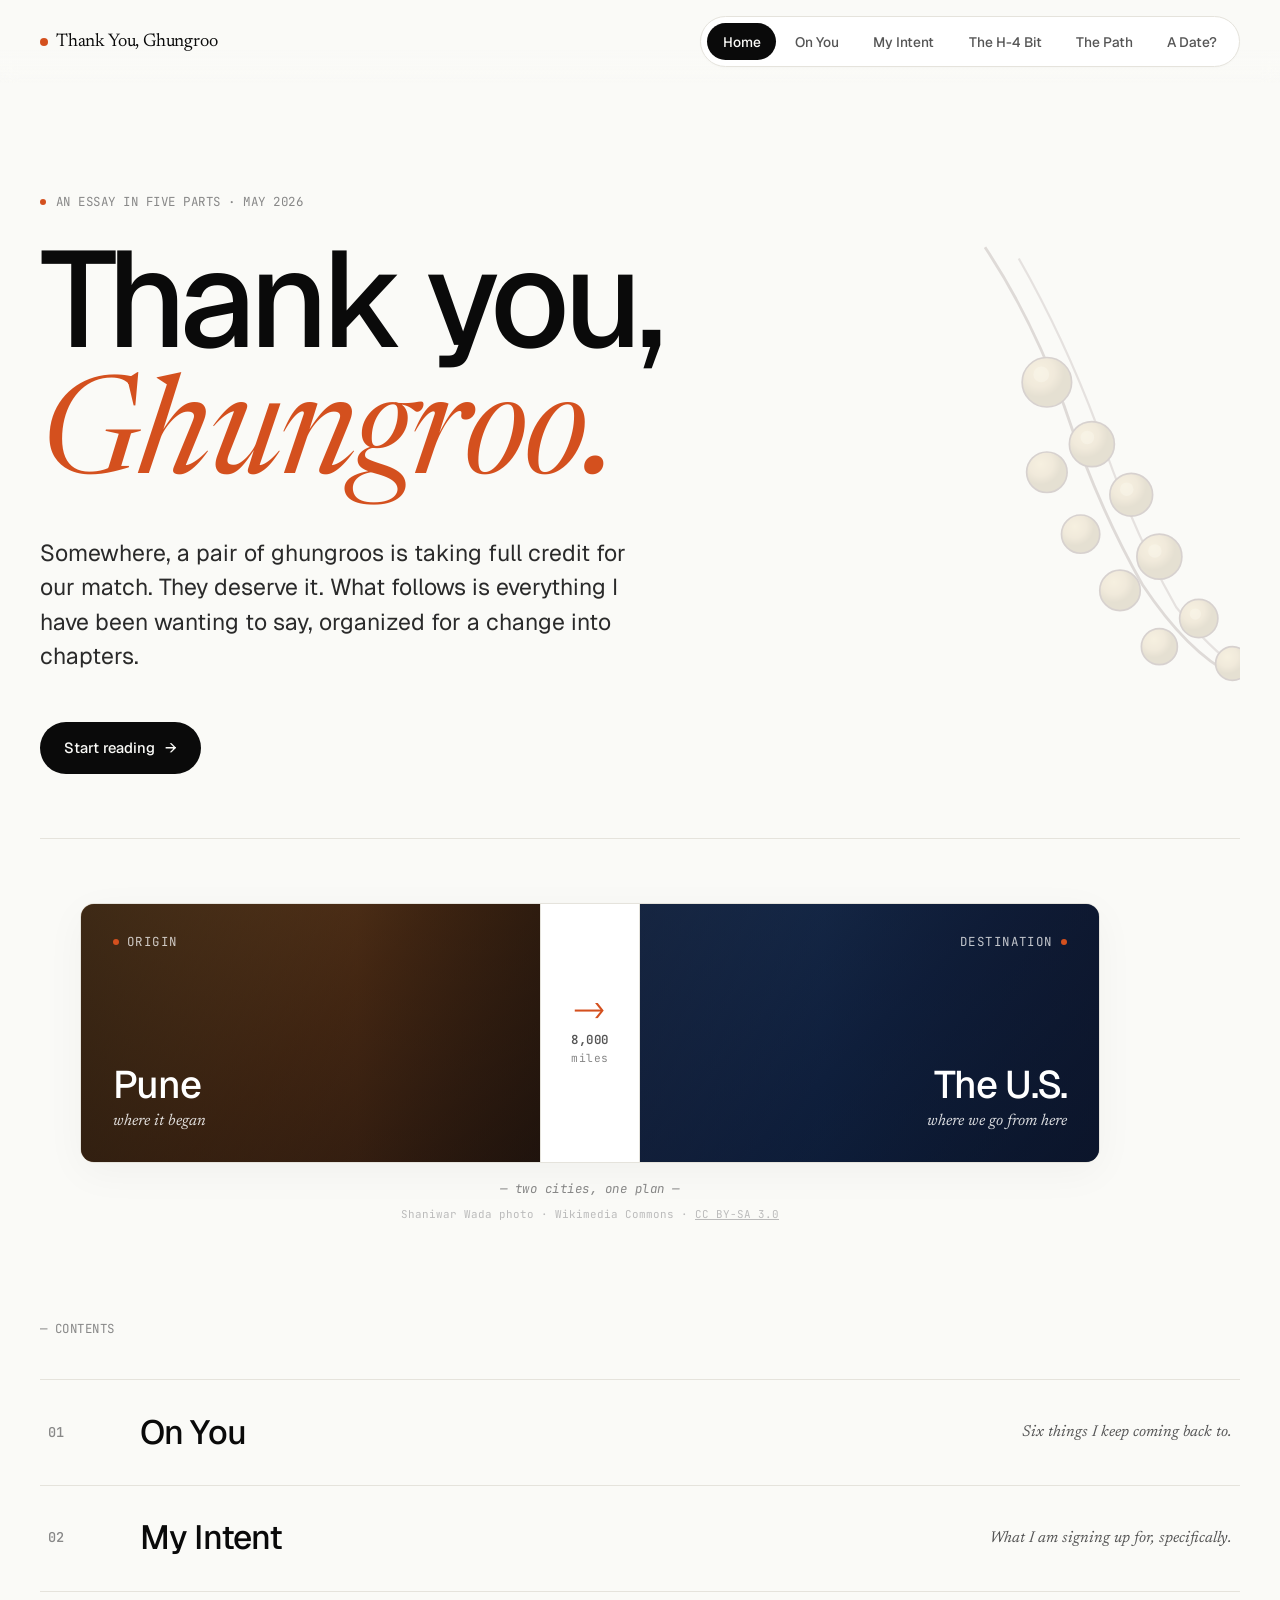
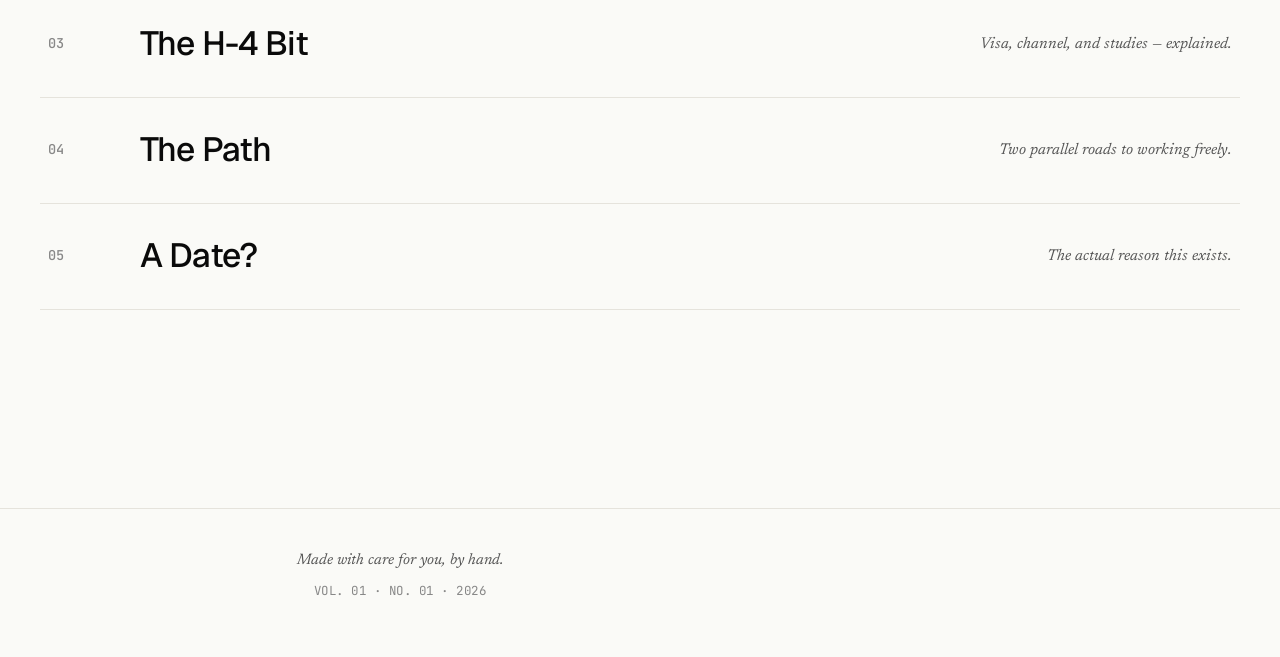
<file: index.html>
<!DOCTYPE html>
<html lang="en">
<head>
  <meta charset="UTF-8" />
  <meta name="viewport" content="width=device-width, initial-scale=1.0" />
  <title>Thank You, Ghungroo</title>
  <meta name="description" content="A little something I made for you." />
  <link rel="preconnect" href="https://fonts.googleapis.com" />
  <link rel="preconnect" href="https://fonts.gstatic.com" crossorigin />
  <link href="https://fonts.googleapis.com/css2?family=Geist:wght@400;500;600;700&family=Newsreader:ital,opsz,wght@0,6..72,400;0,6..72,500;1,6..72,400&family=JetBrains+Mono:wght@400;500;600&display=swap" rel="stylesheet" />
  <link rel="stylesheet" href="assets/styles.css" />
</head>
<body>

  <div class="nav-wrap">
    <nav class="nav">
      <a href="index.html" class="nav-logo">
        <span class="dot"></span>
        <span>Thank You, Ghungroo</span>
      </a>
      <button class="nav-toggle" aria-label="Toggle menu">☰</button>
      <ul class="nav-links">
        <li><a href="index.html">Home</a></li>
        <li><a href="pages/about-you.html">On You</a></li>
        <li><a href="pages/my-intent.html">My Intent</a></li>
        <li><a href="pages/visa.html">The H-4 Bit</a></li>
        <li><a href="pages/the-path.html">The Path</a></li>
        <li><a href="pages/date.html">A Date?</a></li>
      </ul>
    </nav>
  </div>

  <main>
    <section class="hero" style="position: relative; overflow: hidden;">

      <!-- Ghungroo decoration in hero -->
      <svg class="hero-ghungroo" viewBox="0 0 320 420" xmlns="http://www.w3.org/2000/svg" aria-hidden="true" style="position: absolute; top: 50%; right: -60px; transform: translateY(-50%); width: 360px; opacity: 0.18; pointer-events: none; z-index: 0;">
        <defs>
          <radialGradient id="hbell1" cx="35%" cy="30%">
            <stop offset="0%" stop-color="#E8C77C"/>
            <stop offset="60%" stop-color="#C9A461"/>
            <stop offset="100%" stop-color="#8B6E2F"/>
          </radialGradient>
        </defs>
        <!-- String -->
        <path d="M 40 20 Q 80 80, 110 160 Q 140 250, 180 320 Q 220 380, 260 400" fill="none" stroke="#3D1F1F" stroke-width="2.5" opacity="0.8"/>
        <path d="M 70 30 Q 110 100, 140 180 Q 170 270, 210 340 Q 250 390, 290 410" fill="none" stroke="#3D1F1F" stroke-width="2" opacity="0.6"/>
        <!-- Bells -->
        <g transform="translate(95, 140)">
          <circle cx="0" cy="0" r="22" fill="url(#hbell1)" stroke="#3D1F1F" stroke-width="1.5"/>
          <circle cx="-5" cy="-7" r="7" fill="#FBE9B8" opacity="0.5"/>
        </g>
        <g transform="translate(135, 195)">
          <circle cx="0" cy="0" r="20" fill="url(#hbell1)" stroke="#3D1F1F" stroke-width="1.5"/>
          <circle cx="-4" cy="-6" r="6" fill="#FBE9B8" opacity="0.5"/>
        </g>
        <g transform="translate(95, 220)">
          <circle cx="0" cy="0" r="18" fill="url(#hbell1)" stroke="#3D1F1F" stroke-width="1.5"/>
        </g>
        <g transform="translate(170, 240)">
          <circle cx="0" cy="0" r="19" fill="url(#hbell1)" stroke="#3D1F1F" stroke-width="1.5"/>
          <circle cx="-4" cy="-5" r="6" fill="#FBE9B8" opacity="0.5"/>
        </g>
        <g transform="translate(125, 275)">
          <circle cx="0" cy="0" r="17" fill="url(#hbell1)" stroke="#3D1F1F" stroke-width="1.5"/>
        </g>
        <g transform="translate(195, 295)">
          <circle cx="0" cy="0" r="20" fill="url(#hbell1)" stroke="#3D1F1F" stroke-width="1.5"/>
          <circle cx="-4" cy="-5" r="6" fill="#FBE9B8" opacity="0.5"/>
        </g>
        <g transform="translate(160, 325)">
          <circle cx="0" cy="0" r="18" fill="url(#hbell1)" stroke="#3D1F1F" stroke-width="1.5"/>
        </g>
        <g transform="translate(230, 350)">
          <circle cx="0" cy="0" r="17" fill="url(#hbell1)" stroke="#3D1F1F" stroke-width="1.5"/>
          <circle cx="-3" cy="-4" r="5" fill="#FBE9B8" opacity="0.5"/>
        </g>
        <g transform="translate(195, 375)">
          <circle cx="0" cy="0" r="16" fill="url(#hbell1)" stroke="#3D1F1F" stroke-width="1.5"/>
        </g>
        <g transform="translate(260, 390)">
          <circle cx="0" cy="0" r="15" fill="url(#hbell1)" stroke="#3D1F1F" stroke-width="1.5"/>
        </g>
      </svg>

      <div style="position: relative; z-index: 1;">
        <span class="eyebrow"><span class="dot"></span>An essay in five parts · May 2026</span>
        <h1>Thank you, <br/><span class="serif accent">Ghungroo.</span></h1>
        <p class="lead">
          Somewhere, a pair of ghungroos is taking full credit for our match. They deserve it. What follows is everything I have been wanting to say, organized for a change into chapters.
        </p>
        <a href="pages/about-you.html" class="btn">
          Start reading <span class="arrow">→</span>
        </a>
      </div>
    </section>

    <!-- Pune to USA visual bridge -->
    <section class="bridge-section" style="margin: 4rem 0; max-width: 1100px; padding: 0 var(--gutter);">
      <div class="bridge-card" style="position: relative; border-radius: var(--radius); overflow: hidden; border: 1px solid var(--line); height: 260px; display: grid; grid-template-columns: 1fr auto 1fr; align-items: stretch; box-shadow: 0 10px 40px rgba(0,0,0,0.04);">

        <!-- Pune side -->
        <div style="position: relative; overflow: hidden; background: linear-gradient(135deg, #8B5A2B 0%, #5C3317 50%, #2D1810 100%);">
          <div style="position: absolute; inset: 0; background-image: url('https://upload.wikimedia.org/wikipedia/commons/4/43/Shaniwar_Wada_palace_walls_and_below.JPG'); background-size: cover; background-position: center; opacity: 0.85;"></div>
          <div style="position: absolute; inset: 0; background: linear-gradient(to right, rgba(20,15,10,0.65), rgba(20,15,10,0.35) 60%, rgba(20,15,10,0.55));"></div>
          <div style="position: relative; z-index: 1; padding: 1.75rem 2rem; height: 100%; display: flex; flex-direction: column; justify-content: space-between;">
            <div style="font-family: var(--mono); font-size: var(--t-mono); letter-spacing: 0.12em; text-transform: uppercase; color: rgba(255,255,255,0.75); display: flex; align-items: center; gap: 0.5rem;">
              <span style="width: 6px; height: 6px; background: var(--accent); border-radius: 50%;"></span>
              Origin
            </div>
            <div>
              <div style="font-family: var(--sans); font-size: 2.4rem; font-weight: 500; letter-spacing: -0.025em; color: #fff; line-height: 1;">Pune</div>
              <div style="font-family: var(--serif); font-style: italic; color: rgba(255,255,255,0.85); font-size: 1rem; margin-top: 0.35rem;">where it began</div>
            </div>
          </div>
        </div>

        <!-- Center connector -->
        <div style="background: var(--bg-card); padding: 0 1.5rem; display: flex; align-items: center; justify-content: center; border-left: 1px solid var(--line); border-right: 1px solid var(--line); position: relative; min-width: 100px;">
          <div style="font-family: var(--mono); font-size: 0.78rem; letter-spacing: 0.05em; color: var(--fg-4); text-align: center;">
            <div style="font-size: 1.6rem; color: var(--accent); margin-bottom: 0.4rem; line-height: 1;">⟶</div>
            <div style="font-weight: 600; color: var(--fg-3);">8,000</div>
            <div style="font-size: 0.7rem;">miles</div>
          </div>
        </div>

        <!-- USA side -->
        <div style="position: relative; overflow: hidden; background: linear-gradient(135deg, #1E3A5F 0%, #0F2547 50%, #051730 100%);">
          <div style="position: absolute; inset: 0; background-image: url('https://images.unsplash.com/photo-1485871981521-5b1fd3805eee?w=900&q=80'); background-size: cover; background-position: center; opacity: 0.85;"></div>
          <div style="position: absolute; inset: 0; background: linear-gradient(to left, rgba(15,20,40,0.65), rgba(15,20,40,0.35) 60%, rgba(15,20,40,0.55));"></div>
          <div style="position: relative; z-index: 1; padding: 1.75rem 2rem; height: 100%; display: flex; flex-direction: column; justify-content: space-between; align-items: flex-end; text-align: right;">
            <div style="font-family: var(--mono); font-size: var(--t-mono); letter-spacing: 0.12em; text-transform: uppercase; color: rgba(255,255,255,0.75); display: flex; align-items: center; gap: 0.5rem;">
              Destination
              <span style="width: 6px; height: 6px; background: var(--accent); border-radius: 50%;"></span>
            </div>
            <div>
              <div style="font-family: var(--sans); font-size: 2.4rem; font-weight: 500; letter-spacing: -0.025em; color: #fff; line-height: 1;">The U.S.</div>
              <div style="font-family: var(--serif); font-style: italic; color: rgba(255,255,255,0.85); font-size: 1rem; margin-top: 0.35rem;">where we go from here</div>
            </div>
          </div>
        </div>
      </div>
      <div style="font-family: var(--mono); font-size: var(--t-mono); letter-spacing: 0.04em; color: var(--fg-4); text-align: center; margin-top: 1rem; font-style: italic;">— two cities, one plan —</div>
      <div style="font-family: var(--mono); font-size: 0.68rem; color: var(--fg-5); text-align: center; margin-top: 0.4rem;">Shaniwar Wada photo · Wikimedia Commons · <a href="https://creativecommons.org/licenses/by-sa/3.0/" style="color: inherit; text-decoration: underline;">CC BY-SA 3.0</a></div>
    </section>

    <section class="toc">
      <div class="toc-label">— Contents</div>
      <ol class="toc-list">
        <li class="toc-item">
          <a href="pages/about-you.html">
            <span class="num">01</span>
            <span class="title">On You</span>
            <span class="desc">Six things I keep coming back to.</span>
          </a>
        </li>
        <li class="toc-item">
          <a href="pages/my-intent.html">
            <span class="num">02</span>
            <span class="title">My Intent</span>
            <span class="desc">What I am signing up for, specifically.</span>
          </a>
        </li>
        <li class="toc-item">
          <a href="pages/visa.html">
            <span class="num">03</span>
            <span class="title">The H-4 Bit</span>
            <span class="desc">Visa, channel, and studies — explained.</span>
          </a>
        </li>
        <li class="toc-item">
          <a href="pages/the-path.html">
            <span class="num">04</span>
            <span class="title">The Path</span>
            <span class="desc">Two parallel roads to working freely.</span>
          </a>
        </li>
        <li class="toc-item">
          <a href="pages/date.html">
            <span class="num">05</span>
            <span class="title">A Date?</span>
            <span class="desc">The actual reason this exists.</span>
          </a>
        </li>
      </ol>
    </section>
  </main>

  <footer>
    <p class="sig">Made with care for you, by hand.</p>
    <p class="meta">Vol. 01 · No. 01 · 2026</p>
  </footer>

  <script src="assets/script.js"></script>
</body>
</html>
</file>
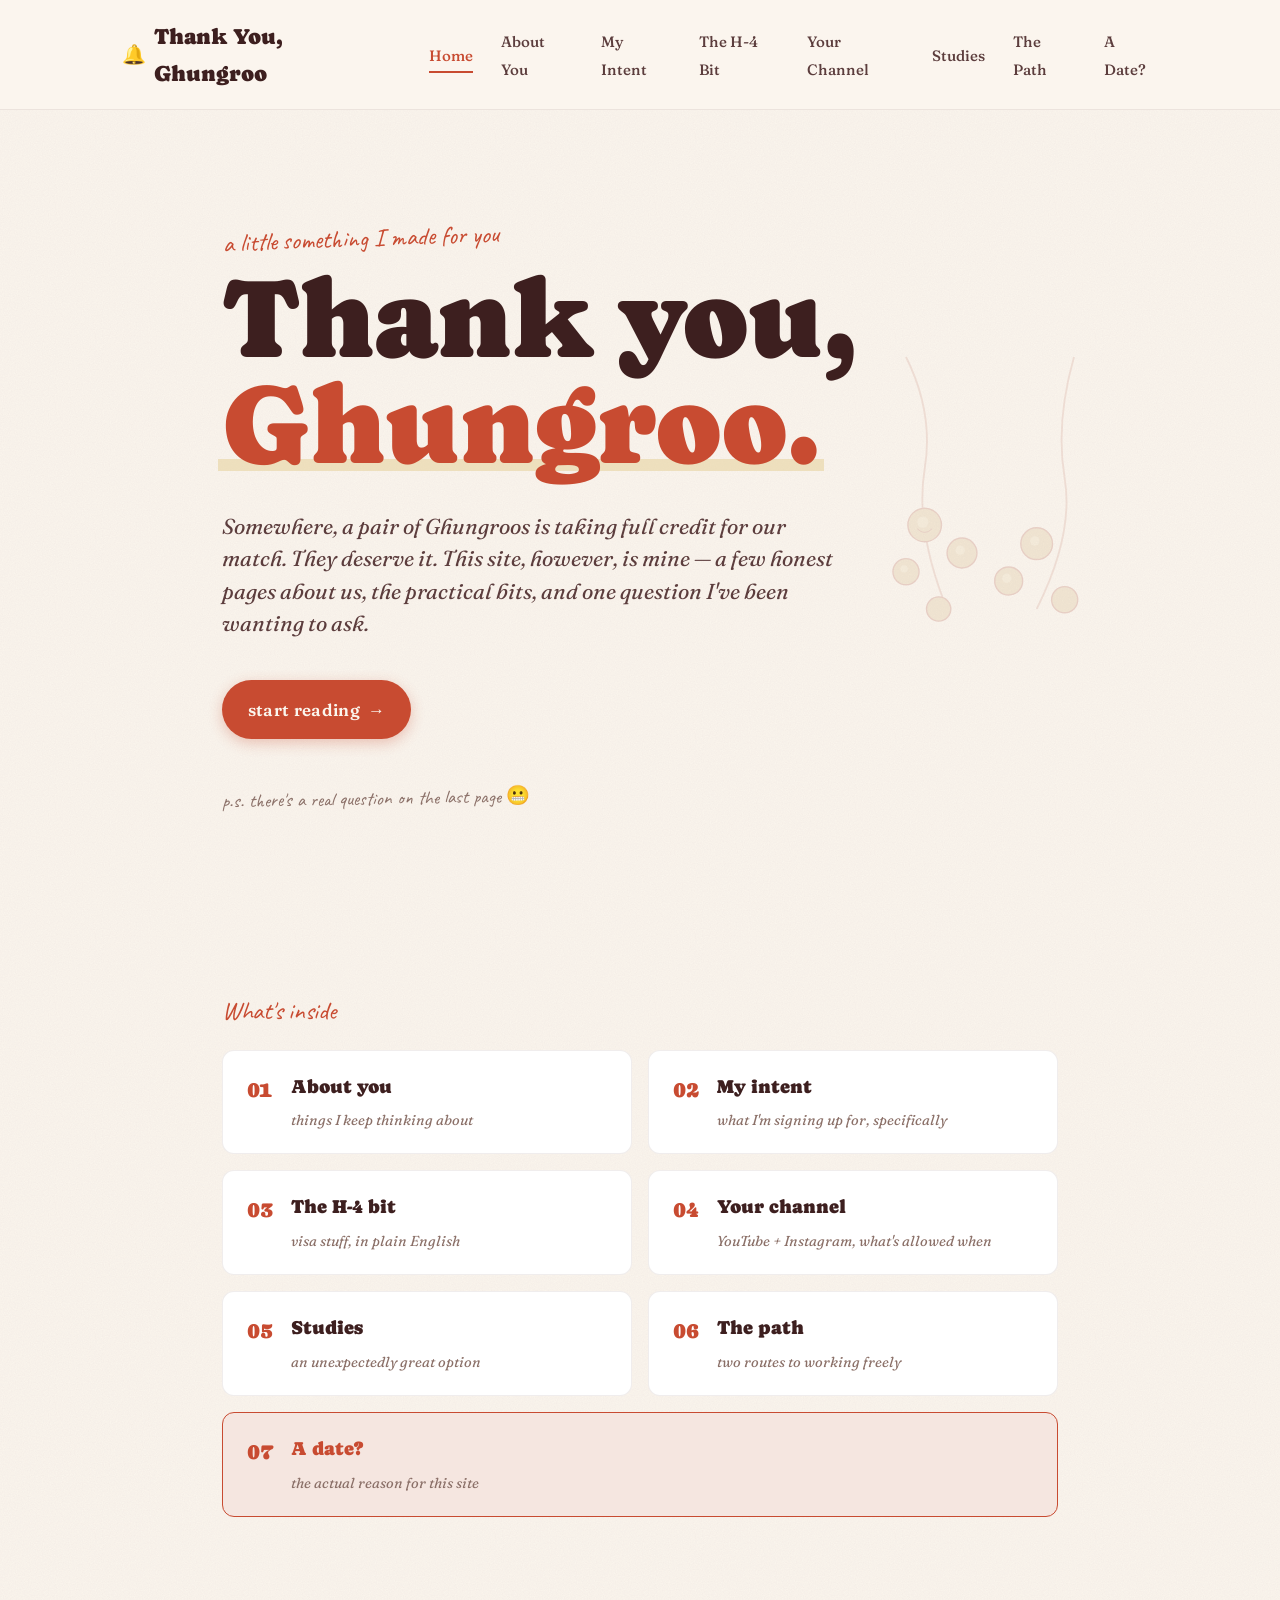
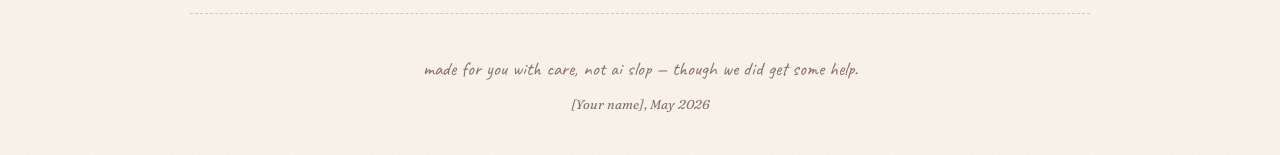
<file: thank-you-ghungroo-site/site/index.html>
<!DOCTYPE html>
<html lang="en">
<head>
  <meta charset="UTF-8" />
  <meta name="viewport" content="width=device-width, initial-scale=1.0" />
  <title>Thank You, Ghungroo</title>
  <meta name="description" content="A little something for you, made with care." />
  <link rel="preconnect" href="https://fonts.googleapis.com" />
  <link rel="preconnect" href="https://fonts.gstatic.com" crossorigin />
  <link href="https://fonts.googleapis.com/css2?family=Caprasimo&family=Fraunces:opsz,wght@9..144,300;9..144,400;9..144,500;9..144,600&family=Caveat:wght@400;600&display=swap" rel="stylesheet" />
  <link rel="stylesheet" href="assets/styles.css" />
  <style>
    /* Hero — only used on home page */
    .hero {
      position: relative;
      min-height: calc(100vh - 70px);
      display: flex;
      flex-direction: column;
      justify-content: center;
      padding: 4rem 2rem 6rem;
      max-width: var(--max-w);
      margin: 0 auto;
      overflow: hidden;
    }
    .hero-eyebrow {
      font-family: var(--font-hand);
      color: var(--terracotta);
      font-size: 1.6rem;
      margin-bottom: 1rem;
      transform: rotate(-2deg);
      display: inline-block;
    }
    .hero h1 {
      font-size: clamp(3rem, 9vw, 7rem);
      line-height: 0.95;
      margin-bottom: 2rem;
      color: var(--ink);
    }
    .hero h1 .accent {
      color: var(--terracotta);
      display: inline-block;
      position: relative;
    }
    .hero h1 .accent::after {
      content: "";
      position: absolute;
      left: -4px; right: -4px;
      bottom: 8px;
      height: 12px;
      background: var(--gold-light);
      z-index: -1;
      opacity: 0.6;
    }
    .hero-lead {
      font-family: var(--font-body);
      font-size: 1.35rem;
      color: var(--ink-soft);
      max-width: 620px;
      font-style: italic;
      line-height: 1.5;
      margin-bottom: 2.5rem;
      font-variation-settings: "opsz" 24;
    }

    .ghungroo-art {
      position: absolute;
      top: 50%;
      right: -40px;
      transform: translateY(-50%);
      width: 280px;
      opacity: 0.18;
      pointer-events: none;
      z-index: -1;
    }

    .hero-cta {
      display: inline-flex;
      align-items: center;
      gap: 0.5rem;
      background: var(--terracotta);
      color: var(--paper);
      padding: 0.95rem 1.6rem;
      border-radius: 999px;
      font-family: var(--font-body);
      font-weight: 600;
      letter-spacing: 0.02em;
      border: none;
      transition: all 0.3s ease;
      box-shadow: 0 4px 14px rgba(200, 75, 49, 0.3);
    }
    .hero-cta:hover {
      background: var(--terracotta-deep);
      transform: translateY(-2px);
      box-shadow: 0 6px 20px rgba(200, 75, 49, 0.4);
      color: var(--paper);
    }
    .hero-cta .arrow { transition: transform 0.3s ease; }
    .hero-cta:hover .arrow { transform: translateX(4px); }

    .hero-note {
      margin-top: 2.5rem;
      font-family: var(--font-hand);
      font-size: 1.2rem;
      color: var(--ink-muted);
      transform: rotate(-1deg);
      display: inline-block;
    }

    .table-of-contents {
      max-width: var(--max-w);
      margin: 2rem auto 6rem;
      padding: 0 2rem;
    }
    .toc-title {
      font-family: var(--font-hand);
      font-size: 1.6rem;
      color: var(--terracotta);
      margin-bottom: 1.5rem;
    }
    .toc-grid {
      display: grid;
      grid-template-columns: repeat(2, 1fr);
      gap: 1rem;
    }
    .toc-item {
      background: white;
      border: 1px solid rgba(61, 31, 31, 0.08);
      border-radius: var(--radius);
      padding: 1.25rem 1.5rem;
      display: flex;
      align-items: flex-start;
      gap: 1rem;
      color: var(--ink);
      transition: all 0.2s ease;
    }
    .toc-item:hover {
      border-color: var(--terracotta);
      transform: translateY(-2px);
      box-shadow: 0 6px 18px var(--shadow);
      color: var(--ink);
    }
    .toc-num {
      font-family: var(--font-display);
      font-size: 1.4rem;
      color: var(--terracotta);
      min-width: 28px;
    }
    .toc-title-item {
      font-family: var(--font-display);
      font-size: 1.2rem;
      color: var(--ink);
      margin-bottom: 0.2rem;
      display: block;
    }
    .toc-sub {
      font-family: var(--font-body);
      font-size: 0.9rem;
      color: var(--ink-muted);
      font-style: italic;
    }

    @media (max-width: 768px) {
      .toc-grid { grid-template-columns: 1fr; }
      .ghungroo-art { width: 180px; right: -60px; opacity: 0.12; }
    }
    @media (max-width: 480px) {
      .toc-grid > a:last-child { grid-column: span 1 !important; }
    }
  </style>
</head>
<body>

  <!-- Nav -->
  <nav class="nav">
    <div class="nav-inner">
      <a href="index.html" class="nav-logo">
        <span class="bell">🔔</span>
        <span>Thank You, Ghungroo</span>
      </a>
      <button class="nav-toggle" aria-label="Toggle menu">☰</button>
      <ul class="nav-links">
        <li><a href="index.html">Home</a></li>
        <li><a href="pages/about-you.html">About You</a></li>
        <li><a href="pages/my-intent.html">My Intent</a></li>
        <li><a href="pages/visa.html">The H-4 Bit</a></li>
        <li><a href="pages/your-channel.html">Your Channel</a></li>
        <li><a href="pages/studies.html">Studies</a></li>
        <li><a href="pages/the-path.html">The Path</a></li>
        <li><a href="pages/date.html">A Date?</a></li>
      </ul>
    </div>
  </nav>

  <!-- Hero -->
  <section class="hero">
    <!-- Decorative ghungroo SVG illustration -->
    <svg class="ghungroo-art" viewBox="0 0 300 400" xmlns="http://www.w3.org/2000/svg" aria-hidden="true">
      <!-- String -->
      <path d="M 60 20 Q 90 80, 80 140 T 100 280" fill="none" stroke="#9F3520" stroke-width="2" opacity="0.6" />
      <path d="M 240 20 Q 220 90, 230 150 T 200 290" fill="none" stroke="#9F3520" stroke-width="2" opacity="0.6" />
      <!-- Bells cluster -->
      <g transform="translate(80, 200)">
        <circle cx="0" cy="0" r="18" fill="#C9A461" stroke="#9F3520" stroke-width="1.5" />
        <circle cx="-2" cy="-3" r="6" fill="#E8D4A0" opacity="0.7" />
        <path d="M -8 4 Q 0 12, 8 4" fill="none" stroke="#9F3520" stroke-width="1" />
      </g>
      <g transform="translate(120, 230)">
        <circle cx="0" cy="0" r="16" fill="#C9A461" stroke="#9F3520" stroke-width="1.5" />
        <circle cx="-2" cy="-3" r="5" fill="#E8D4A0" opacity="0.7" />
      </g>
      <g transform="translate(60, 250)">
        <circle cx="0" cy="0" r="14" fill="#C9A461" stroke="#9F3520" stroke-width="1.5" />
        <circle cx="-2" cy="-3" r="4" fill="#E8D4A0" opacity="0.7" />
      </g>
      <g transform="translate(200, 220)">
        <circle cx="0" cy="0" r="17" fill="#C9A461" stroke="#9F3520" stroke-width="1.5" />
        <circle cx="-2" cy="-3" r="5" fill="#E8D4A0" opacity="0.7" />
      </g>
      <g transform="translate(170, 260)">
        <circle cx="0" cy="0" r="15" fill="#C9A461" stroke="#9F3520" stroke-width="1.5" />
        <circle cx="-2" cy="-3" r="5" fill="#E8D4A0" opacity="0.7" />
      </g>
      <g transform="translate(230, 280)">
        <circle cx="0" cy="0" r="14" fill="#C9A461" stroke="#9F3520" stroke-width="1.5" />
      </g>
      <g transform="translate(95, 290)">
        <circle cx="0" cy="0" r="13" fill="#C9A461" stroke="#9F3520" stroke-width="1.5" />
      </g>
    </svg>

    <span class="hero-eyebrow">a little something I made for you</span>
    <h1>
      Thank you,<br />
      <span class="accent">Ghungroo.</span>
    </h1>
    <p class="hero-lead">
      Somewhere, a pair of Ghungroos is taking full credit for our match. They deserve it.
      This site, however, is mine — a few honest pages about us, the practical bits, and one
      question I've been wanting to ask.
    </p>

    <div>
      <a href="pages/about-you.html" class="hero-cta">
        start reading <span class="arrow">→</span>
      </a>
    </div>

    <span class="hero-note">p.s. there's a real question on the last page 😬</span>
  </section>

  <!-- Table of contents -->
  <section class="table-of-contents">
    <h2 class="toc-title">What's inside</h2>
    <div class="toc-grid">
      <a href="pages/about-you.html" class="toc-item">
        <span class="toc-num">01</span>
        <div>
          <span class="toc-title-item">About you</span>
          <span class="toc-sub">things I keep thinking about</span>
        </div>
      </a>
      <a href="pages/my-intent.html" class="toc-item">
        <span class="toc-num">02</span>
        <div>
          <span class="toc-title-item">My intent</span>
          <span class="toc-sub">what I'm signing up for, specifically</span>
        </div>
      </a>
      <a href="pages/visa.html" class="toc-item">
        <span class="toc-num">03</span>
        <div>
          <span class="toc-title-item">The H-4 bit</span>
          <span class="toc-sub">visa stuff, in plain English</span>
        </div>
      </a>
      <a href="pages/your-channel.html" class="toc-item">
        <span class="toc-num">04</span>
        <div>
          <span class="toc-title-item">Your channel</span>
          <span class="toc-sub">YouTube + Instagram, what's allowed when</span>
        </div>
      </a>
      <a href="pages/studies.html" class="toc-item">
        <span class="toc-num">05</span>
        <div>
          <span class="toc-title-item">Studies</span>
          <span class="toc-sub">an unexpectedly great option</span>
        </div>
      </a>
      <a href="pages/the-path.html" class="toc-item">
        <span class="toc-num">06</span>
        <div>
          <span class="toc-title-item">The path</span>
          <span class="toc-sub">two routes to working freely</span>
        </div>
      </a>
      <a href="pages/date.html" class="toc-item" style="grid-column: span 2; background: var(--rose-pale); border-color: var(--terracotta);">
        <span class="toc-num" style="color: var(--terracotta);">07</span>
        <div>
          <span class="toc-title-item" style="color: var(--terracotta);">A date?</span>
          <span class="toc-sub">the actual reason for this site</span>
        </div>
      </a>
    </div>
  </section>

  <footer class="foot">
    <p>made for you with care, not ai slop &mdash; though we did get some help.</p>
    <p class="small">[Your name], May 2026</p>
  </footer>

  <script src="assets/script.js"></script>
</body>
</html>
</file>
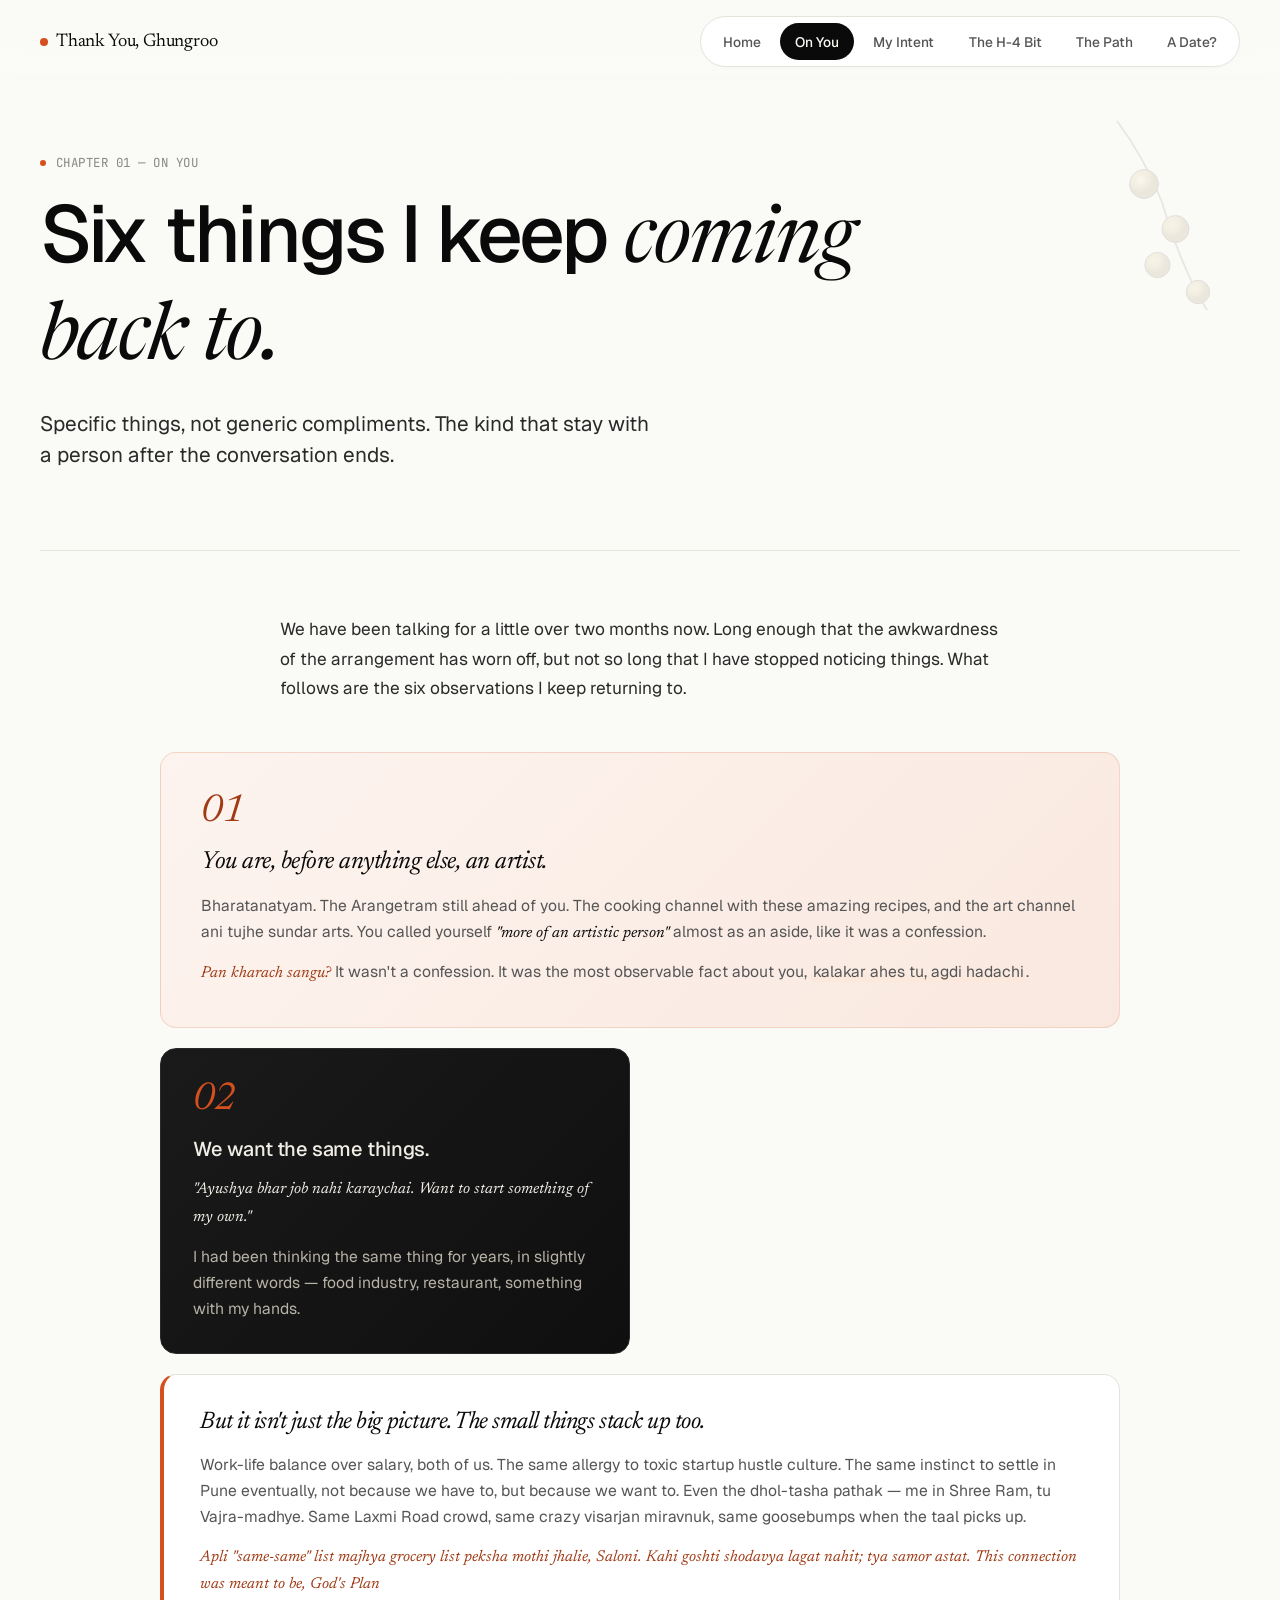
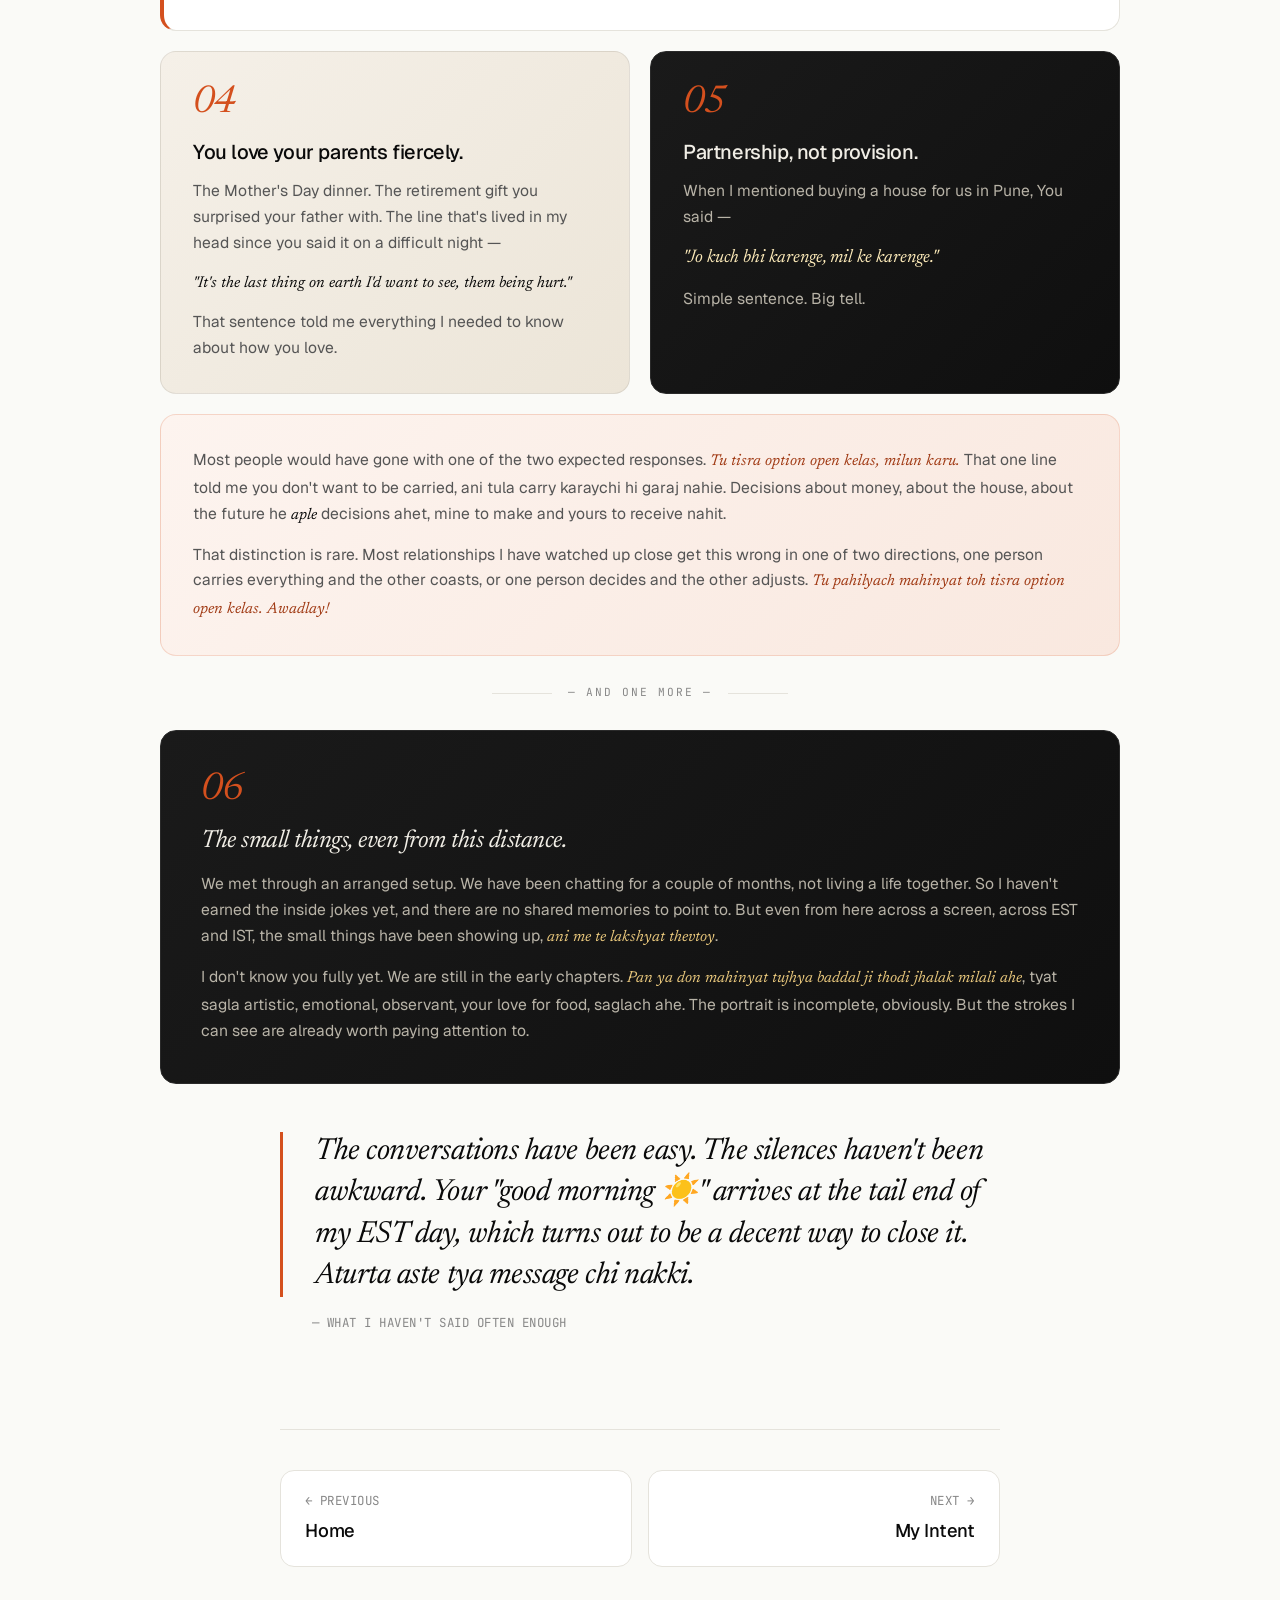
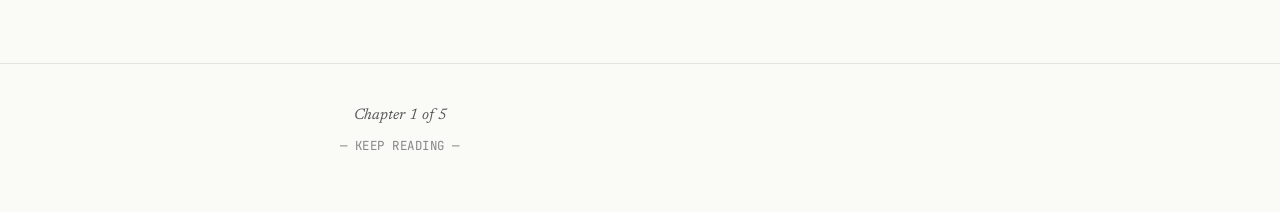
<file: pages/about-you.html>
<!DOCTYPE html>
<html lang="en">
<head>
  <meta charset="UTF-8" />
  <meta name="viewport" content="width=device-width, initial-scale=1.0" />
  <title>On You · Thank You, Ghungroo</title>
  <link rel="preconnect" href="https://fonts.googleapis.com" />
  <link rel="preconnect" href="https://fonts.gstatic.com" crossorigin />
  <link href="https://fonts.googleapis.com/css2?family=Geist:wght@400;500;600;700&family=Newsreader:ital,opsz,wght@0,6..72,400;0,6..72,500;1,6..72,400&family=JetBrains+Mono:wght@400;500;600&display=swap" rel="stylesheet" />
  <link rel="stylesheet" href="../assets/styles.css" />
</head>
<body>

  <div class="nav-wrap">
    <nav class="nav">
      <a href="../index.html" class="nav-logo">
        <span class="dot"></span>
        <span>Thank You, Ghungroo</span>
      </a>
      <button class="nav-toggle" aria-label="Toggle menu">☰</button>
      <ul class="nav-links">
        <li><a href="../index.html">Home</a></li>
        <li><a href="about-you.html">On You</a></li>
        <li><a href="my-intent.html">My Intent</a></li>
        <li><a href="visa.html">The H-4 Bit</a></li>
        <li><a href="the-path.html">The Path</a></li>
        <li><a href="date.html">A Date?</a></li>
      </ul>
    </nav>
  </div>

  <main>
    <section class="article-hero" style="position: relative; overflow: hidden;">
      <svg viewBox="0 0 200 280" xmlns="http://www.w3.org/2000/svg" style="position: absolute; top: 20px; right: -30px; width: 180px; opacity: 0.13; pointer-events: none;" aria-hidden="true">
        <defs>
          <radialGradient id="ay-bell" cx="35%" cy="30%">
            <stop offset="0%" stop-color="#E8C77C"/>
            <stop offset="60%" stop-color="#C9A461"/>
            <stop offset="100%" stop-color="#8B6E2F"/>
          </radialGradient>
        </defs>
        <path d="M 30 20 Q 60 60, 80 110 Q 100 180, 130 230" fill="none" stroke="#3D1F1F" stroke-width="2" opacity="0.7"/>
        <g transform="translate(60, 90)"><circle r="16" fill="url(#ay-bell)" stroke="#3D1F1F" stroke-width="1"/><circle cx="-3" cy="-4" r="5" fill="#FBE9B8" opacity="0.5"/></g>
        <g transform="translate(95, 140)"><circle r="15" fill="url(#ay-bell)" stroke="#3D1F1F" stroke-width="1"/></g>
        <g transform="translate(75, 180)"><circle r="14" fill="url(#ay-bell)" stroke="#3D1F1F" stroke-width="1"/></g>
        <g transform="translate(120, 210)"><circle r="13" fill="url(#ay-bell)" stroke="#3D1F1F" stroke-width="1"/></g>
      </svg>

      <span class="eyebrow"><span class="dot"></span>Chapter 01 — On You</span>
      <h1>Six things I keep <span class="serif">coming back to.</span></h1>
      <p class="lead">
        Specific things, not generic compliments. The kind that stay with a person after the conversation ends.
      </p>
    </section>

    <section class="article-content">
      <p>
        We have been talking for a little over two months now. Long enough that the awkwardness of the arrangement has worn off, but not so long that I have stopped noticing things. What follows are the six observations I keep returning to.
      </p>
    </section>

    <section class="editorial-cards">

      <article class="ed-card warm featured full">
        <span class="ed-num">01</span>
        <h3>You are, before anything else, an artist.</h3>
        <p>
          Bharatanatyam. The Arangetram still ahead of you. The cooking channel with these amazing recipes, and the art channel ani tujhe sundar arts. You called yourself <em>"more of an artistic person"</em> almost as an aside, like it was a confession.
        </p>
        <p>
          <span class="marathi">Pan kharach sangu?</span> It wasn't a confession. It was the most observable fact about you, <span class="highlight">kalakar ahes tu, agdi hadachi</span>.
        </p>
      </article>

      <article class="ed-card dark">
        <span class="ed-num">02</span>
        <h3>We want the same things.</h3>
        <p>
          <em>"Ayushya bhar job nahi karaychai. Want to start something of my own."</em>
        </p>
        <p>
          I had been thinking the same thing for years, in slightly different words — food industry, restaurant, something with my hands.
        </p>
      </article>

      <article class="ed-card bar full">
        <h3 style="font-family: var(--serif); font-style: italic; font-weight: 400; font-size: 1.5rem;">But it isn't just the big picture. The small things stack up too.</h3>
        <p>
          Work-life balance over salary, both of us. The same allergy to toxic startup hustle culture. The same instinct to settle in Pune eventually, not because we have to, but because we want to. Even the dhol-tasha pathak — me in Shree Ram, tu Vajra-madhye. Same Laxmi Road crowd, same crazy visarjan miravnuk, same goosebumps when the taal picks up.
        </p>
        <p>
          <span class="marathi">Apli "same-same" list majhya grocery list peksha mothi jhalie, Saloni. Kahi goshti shodavya lagat nahit; tya samor astat. This connection was meant to be, God's Plan</span>
        </p>
      </article>

      <article class="ed-card cream">
        <span class="ed-num">04</span>
        <h3>You love your parents fiercely.</h3>
        <p>
          The Mother's Day dinner. The retirement gift you surprised your father with. The line that's lived in my head since you said it on a difficult night —
        </p>
        <p>
          <em>"It's the last thing on earth I'd want to see, them being hurt."</em>
        </p>
        <p>That sentence told me everything I needed to know about how you love.</p>
      </article>

      <article class="ed-card dark">
        <span class="ed-num">05</span>
        <h3>Partnership, not provision.</h3>
        <p>
          When I mentioned buying a house for us in Pune, You said —
        </p>
        <p style="font-family: var(--serif); font-style: italic; color: #fbe9b8; font-size: 1.15rem;">
          "Jo kuch bhi karenge, mil ke karenge."
        </p>
        <p>Simple sentence. Big tell.</p>
      </article>

      <article class="ed-card warm full">
        <p>
          Most people would have gone with one of the two expected responses. <span class="marathi">Tu tisra option open kelas, milun karu.</span> That one line told me you don't want to be carried, ani tula carry karaychi hi garaj nahie. Decisions about money, about the house, about the future he <em>aple</em> decisions ahet, mine to make and yours to receive nahit.
        </p>
        <p>
          That distinction is rare. Most relationships I have watched up close get this wrong in one of two directions, one person carries everything and the other coasts, or one person decides and the other adjusts. <span class="marathi">Tu pahilyach mahinyat toh tisra option open kelas. Awadlay!</span>
        </p>
      </article>

      <div class="ed-divider">— and one more —</div>

      <article class="ed-card dark full featured">
        <span class="ed-num">06</span>
        <h3>The small things, even from this distance.</h3>
        <p>
          We met through an arranged setup. We have been chatting for a couple of months, not living a life together. So I haven't earned the inside jokes yet, and there are no shared memories to point to. But even from here across a screen, across EST and IST, the small things have been showing up, <span class="marathi">ani me te lakshyat thevtoy</span>.
        </p>
        <p>
          I don't know you fully yet. We are still in the early chapters. <span class="marathi">Pan ya don mahinyat tujhya baddal ji thodi jhalak milali ahe</span>, tyat sagla artistic, emotional, observant, your love for food, saglach ahe. The portrait is incomplete, obviously. But the strokes I can see are already worth paying attention to.
        </p>
      </article>

    </section>

    <section class="article-content">
      <div class="quote-mark">
        <blockquote>
          The conversations have been easy. The silences haven't been awkward. Your "good morning ☀️" arrives at the tail end of my EST day, which turns out to be a decent way to close it. Aturta aste tya message chi nakki.
        </blockquote>
        <cite>— What I haven't said often enough</cite>
      </div>
    </section>

    <nav class="page-nav">
      <a href="../index.html">
        <span class="dir">← Previous</span>
        <span class="title">Home</span>
      </a>
      <a href="my-intent.html" class="next">
        <span class="dir">Next →</span>
        <span class="title">My Intent</span>
      </a>
    </nav>
  </main>

  <footer>
    <p class="sig">Chapter 1 of 5</p>
    <p class="meta">— Keep reading —</p>
  </footer>

  <script src="../assets/script.js"></script>
</body>
</html>
</file>
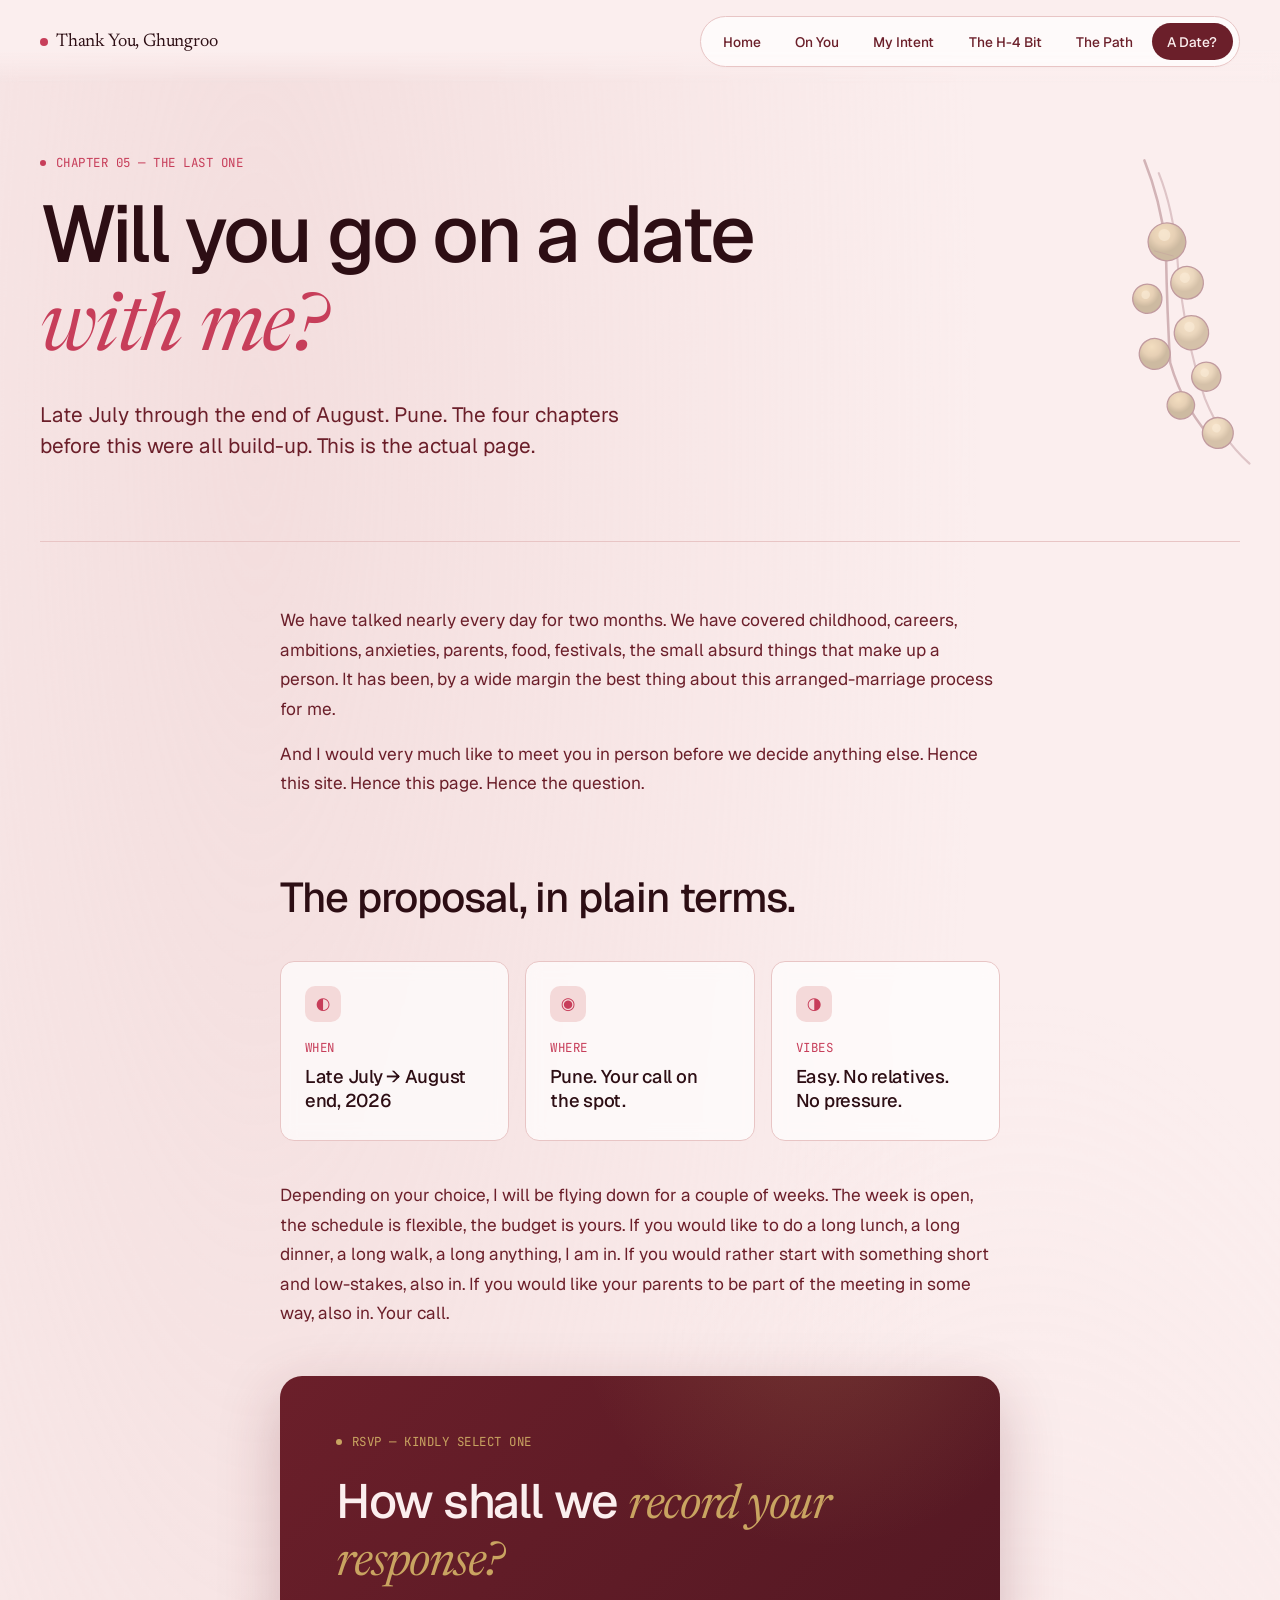
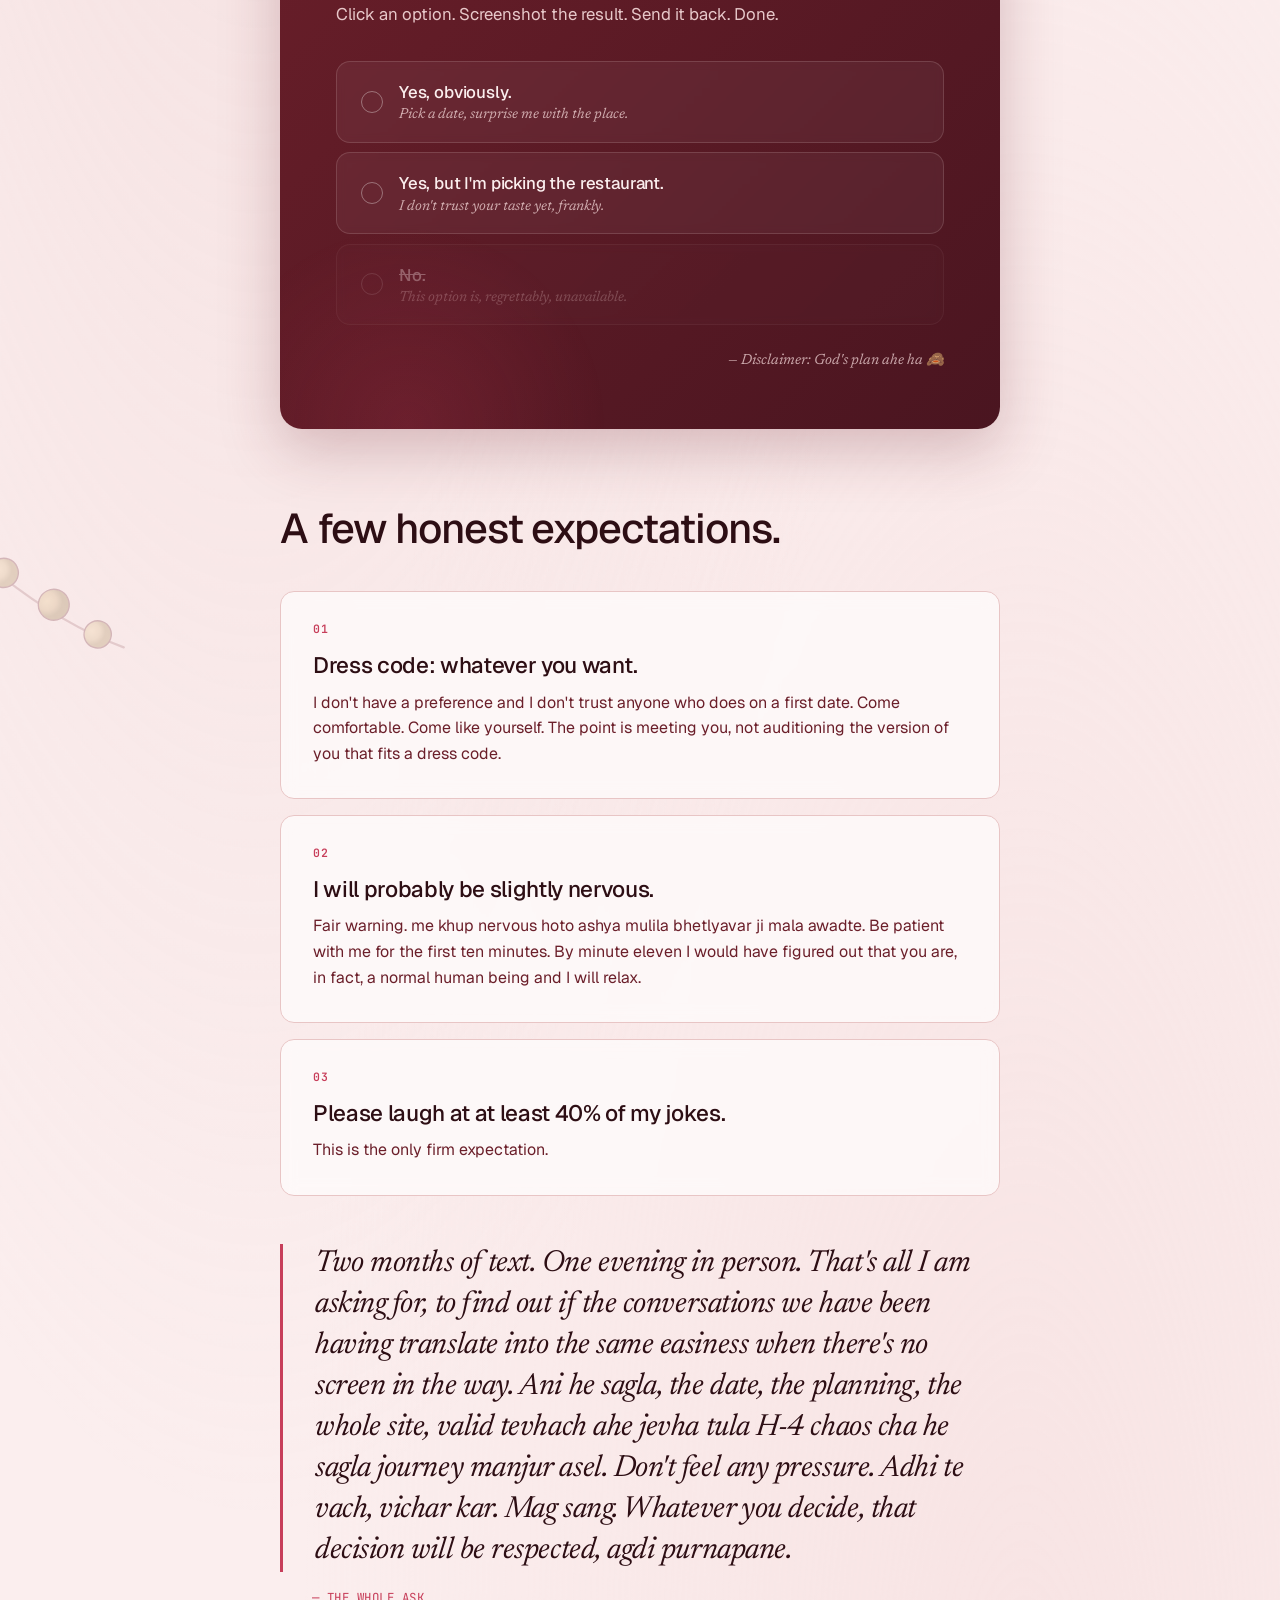
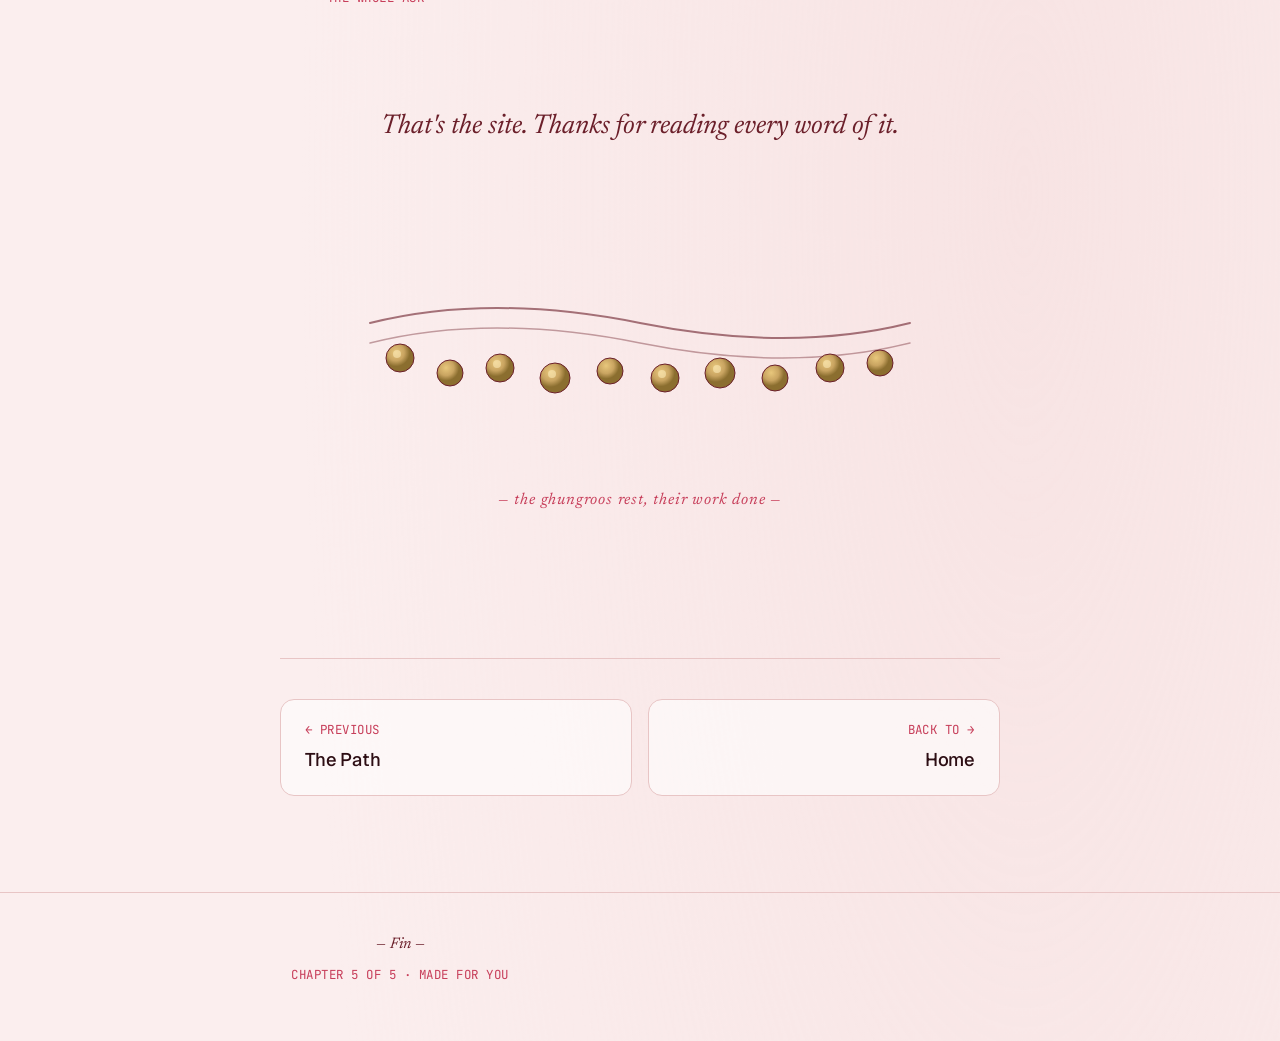
<file: pages/date.html>
<!DOCTYPE html>
<html lang="en">
<head>
  <meta charset="UTF-8" />
  <meta name="viewport" content="width=device-width, initial-scale=1.0" />
  <title>A Date? · Thank You, Ghungroo</title>
  <link rel="preconnect" href="https://fonts.googleapis.com" />
  <link rel="preconnect" href="https://fonts.gstatic.com" crossorigin />
  <link href="https://fonts.googleapis.com/css2?family=Geist:wght@400;500;600;700&family=Newsreader:ital,opsz,wght@0,6..72,400;0,6..72,500;1,6..72,400&family=JetBrains+Mono:wght@400;500;600&display=swap" rel="stylesheet" />
  <link rel="stylesheet" href="../assets/styles.css" />
  <style>
    /* ============ ROMANTIC THEME — Date Page ============ */
    /* Override the base palette for this page only */
    :root {
      --rose-paper: #FBEEEE;
      --rose-deep: #E8C5C5;
      --rose-soft: #F4D9D9;
      --burgundy: #6B1F2A;
      --burgundy-deep: #4A1520;
      --rose-accent: #C73E5A;
      --gold-warm: #C9A461;
      --ink-rose: #2D0E14;
    }

    body {
      background: var(--rose-paper);
      background-image:
        radial-gradient(at 20% 10%, rgba(232, 197, 197, 0.4) 0px, transparent 50%),
        radial-gradient(at 80% 80%, rgba(244, 217, 217, 0.5) 0px, transparent 50%);
    }

    /* Re-color the nav for warm page */
    .nav-wrap {
      background: linear-gradient(to bottom, var(--rose-paper) 60%, transparent);
    }
    .nav-logo .dot { background: var(--rose-accent); }
    .nav-logo { color: var(--ink-rose); }
    .nav-links {
      background: rgba(255, 255, 255, 0.7);
      border-color: var(--rose-deep);
    }
    .nav-links a { color: var(--burgundy); }
    .nav-links a:hover { background: var(--rose-soft); color: var(--burgundy-deep); }
    .nav-links a.active { background: var(--burgundy); color: var(--rose-paper); }

    /* Re-color article body */
    .article-hero .eyebrow { color: var(--rose-accent); }
    .article-hero .eyebrow .dot { background: var(--rose-accent); }
    h1, h2, h3 { color: var(--ink-rose); }
    h1 .serif.accent, h1 .serif { color: var(--rose-accent); }
    p { color: var(--burgundy); }
    .article-content p { color: var(--burgundy); }
    .article-content strong { color: var(--ink-rose); }
    .lead { color: var(--burgundy); }
    .article-hero { border-bottom-color: var(--rose-deep); }

    /* Decorative ghungroo SVG accents */
    .ghungroo-decoration {
      position: absolute;
      pointer-events: none;
      opacity: 0.4;
    }

    .ghungroo-decoration.top-right {
      top: 80px;
      right: -40px;
      width: 240px;
      transform: rotate(15deg);
    }

    .ghungroo-decoration.mid-left {
      top: 50%;
      left: -80px;
      width: 200px;
      transform: rotate(-25deg);
      opacity: 0.25;
    }

    @media (max-width: 800px) {
      .ghungroo-decoration.top-right { width: 140px; right: -50px; }
      .ghungroo-decoration.mid-left { display: none; }
    }

    /* Date page specific — repurposed for romance */
    .date-facts {
      display: grid;
      grid-template-columns: repeat(3, 1fr);
      gap: 1rem;
      margin: 2.5rem 0;
    }

    .date-fact {
      background: rgba(255, 255, 255, 0.7);
      border: 1px solid var(--rose-deep);
      border-radius: var(--radius);
      padding: 1.5rem 1.5rem 1.75rem;
      transition: all 0.25s ease;
      backdrop-filter: blur(8px);
    }

    .date-fact:hover {
      border-color: var(--rose-accent);
      transform: translateY(-2px);
      box-shadow: 0 8px 30px rgba(199, 62, 90, 0.15);
    }

    .date-fact .icon {
      display: inline-flex;
      align-items: center;
      justify-content: center;
      width: 36px;
      height: 36px;
      border-radius: 10px;
      background: var(--rose-soft);
      color: var(--rose-accent);
      margin-bottom: 1rem;
      font-size: 1.05rem;
    }

    .date-fact .lbl {
      font-family: var(--mono);
      font-size: var(--t-mono);
      letter-spacing: 0.04em;
      text-transform: uppercase;
      color: var(--rose-accent);
      margin-bottom: 0.4rem;
    }

    .date-fact .val {
      font-size: 1.15rem;
      font-weight: 500;
      letter-spacing: -0.015em;
      color: var(--ink-rose);
      line-height: 1.3;
    }

    @media (max-width: 700px) { .date-facts { grid-template-columns: 1fr; } }

    /* RSVP — warm burgundy block */
    .rsvp-block {
      background: linear-gradient(135deg, var(--burgundy) 0%, var(--burgundy-deep) 100%);
      color: var(--rose-paper);
      border-radius: var(--radius-lg);
      padding: clamp(2rem, 5vw, 3.5rem);
      margin: 3rem 0;
      position: relative;
      overflow: hidden;
      box-shadow: 0 20px 60px rgba(107, 31, 42, 0.25);
    }

    .rsvp-block::before {
      content: "";
      position: absolute;
      top: -50%;
      right: -10%;
      width: 500px;
      height: 500px;
      background: radial-gradient(circle, rgba(201, 164, 97, 0.18), transparent 70%);
      pointer-events: none;
    }

    .rsvp-block::after {
      content: "";
      position: absolute;
      bottom: -30%;
      left: -10%;
      width: 400px;
      height: 400px;
      background: radial-gradient(circle, rgba(199, 62, 90, 0.18), transparent 70%);
      pointer-events: none;
    }

    .rsvp-block .rsvp-eyebrow {
      font-family: var(--mono);
      font-size: var(--t-mono);
      letter-spacing: 0.04em;
      text-transform: uppercase;
      color: var(--gold-warm);
      margin-bottom: 1.5rem;
      display: flex;
      align-items: center;
      gap: 0.6rem;
    }

    .rsvp-block .rsvp-eyebrow::before {
      content: "";
      width: 6px; height: 6px;
      background: var(--gold-warm);
      border-radius: 50%;
    }

    .rsvp-block h2 {
      font-family: var(--sans);
      color: var(--rose-paper);
      font-size: clamp(2rem, 4vw, 3rem);
      letter-spacing: -0.03em;
      margin-bottom: 0.7rem;
      line-height: 1.05;
    }

    .rsvp-block h2 .serif {
      font-family: var(--serif);
      font-style: italic;
      font-weight: 400;
      color: var(--gold-warm);
    }

    .rsvp-block > p {
      color: rgba(255, 230, 230, 0.85);
      font-size: 1.05rem;
      margin-bottom: 2rem;
      max-width: 600px;
    }

    .rsvp-options {
      display: flex;
      flex-direction: column;
      gap: 0.6rem;
      position: relative;
    }

    .rsvp-opt {
      background: rgba(255, 255, 255, 0.05);
      border: 1px solid rgba(255, 230, 230, 0.15);
      border-radius: var(--radius);
      padding: 1.2rem 1.5rem;
      width: 100%;
      text-align: left;
      cursor: pointer;
      color: var(--rose-paper);
      font-family: var(--sans);
      transition: all 0.25s ease;
      display: flex;
      align-items: center;
      gap: 1rem;
      backdrop-filter: blur(4px);
    }

    .rsvp-opt:hover:not(.disabled) {
      border-color: var(--gold-warm);
      background: rgba(201, 164, 97, 0.1);
      transform: translateX(4px);
    }

    .rsvp-opt .check {
      width: 22px;
      height: 22px;
      border: 1.5px solid rgba(255,255,255,0.35);
      border-radius: 50%;
      flex-shrink: 0;
      position: relative;
      transition: all 0.25s ease;
    }

    .rsvp-opt:hover:not(.disabled) .check { border-color: var(--gold-warm); }

    .rsvp-opt.selected .check {
      background: var(--gold-warm);
      border-color: var(--gold-warm);
    }

    .rsvp-opt.selected .check::after {
      content: "";
      position: absolute;
      top: 50%; left: 50%;
      transform: translate(-50%, -55%) rotate(45deg);
      width: 5px;
      height: 9px;
      border: solid var(--burgundy-deep);
      border-width: 0 1.5px 1.5px 0;
    }

    .rsvp-opt .opt-body { flex: 1; }

    .rsvp-opt .opt-label {
      font-weight: 500;
      font-size: 1.05rem;
      letter-spacing: -0.01em;
      display: block;
      margin-bottom: 0.15rem;
      color: var(--rose-paper);
    }

    .rsvp-opt .opt-sub {
      font-family: var(--serif);
      font-style: italic;
      font-size: 0.9rem;
      color: rgba(255, 230, 230, 0.7);
      font-weight: 400;
    }

    .rsvp-opt.disabled {
      opacity: 0.35;
      cursor: not-allowed;
    }
    .rsvp-opt.disabled .opt-label { text-decoration: line-through; }

    .rsvp-disclaimer {
      margin-top: 1.5rem;
      font-family: var(--serif);
      font-style: italic;
      color: rgba(255, 230, 230, 0.7);
      font-size: 0.92rem;
      text-align: right;
    }

    .response-card {
      display: none;
      margin-top: 1.5rem;
      padding: 1.5rem 1.75rem;
      border: 1px solid var(--gold-warm);
      border-radius: var(--radius);
      background: rgba(201, 164, 97, 0.12);
      animation: fadeUp 0.5s ease-out;
    }
    .response-card.show { display: block; }
    .response-card p {
      font-family: var(--serif);
      font-style: italic;
      font-size: 1.2rem;
      color: var(--rose-paper);
      margin: 0;
      max-width: 100%;
    }
    .response-card .small {
      display: block;
      font-family: var(--mono);
      font-size: var(--t-mono);
      letter-spacing: 0.04em;
      text-transform: uppercase;
      color: var(--gold-warm);
      font-style: normal;
      margin-top: 0.6rem;
    }

    @keyframes fadeUp {
      from { opacity: 0; transform: translateY(8px); }
      to { opacity: 1; transform: translateY(0); }
    }

    /* Override stack-cards for the romantic theme */
    .article-content .stack-card {
      background: rgba(255, 255, 255, 0.65);
      border-color: var(--rose-deep);
      backdrop-filter: blur(8px);
    }
    .article-content .stack-card::before { color: var(--rose-accent); }
    .article-content .stack-card h3 { color: var(--ink-rose); }
    .article-content .stack-card p { color: var(--burgundy); }
    .article-content .stack-card p em { color: var(--ink-rose); }
    .article-content .stack-card:hover {
      border-color: var(--rose-accent);
      box-shadow: 0 12px 36px rgba(199, 62, 90, 0.12);
    }

    /* Pull quote on romantic page */
    .article-content .quote-mark blockquote {
      color: var(--ink-rose);
      border-left-color: var(--rose-accent);
    }
    .article-content .quote-mark cite { color: var(--rose-accent); }

    .closing-note {
      text-align: center;
      padding: 3rem 0 1rem;
      position: relative;
    }
    .closing-note p {
      font-family: var(--serif);
      font-style: italic;
      font-size: clamp(1.3rem, 2.5vw, 1.7rem);
      color: var(--burgundy);
      max-width: 600px;
      margin: 0 auto;
    }

    /* Page nav overrides */
    .page-nav { border-top-color: var(--rose-deep); }
    .page-nav a {
      background: rgba(255, 255, 255, 0.6);
      border-color: var(--rose-deep);
    }
    .page-nav a:hover { border-color: var(--rose-accent); background: rgba(255, 255, 255, 0.9); }
    .page-nav .dir { color: var(--rose-accent); }
    .page-nav .title { color: var(--ink-rose); }
    .page-nav a:hover .title { color: var(--rose-accent); }

    /* Footer */
    footer { border-top-color: var(--rose-deep); }
    footer .sig { color: var(--burgundy); }
    footer .meta { color: var(--rose-accent); }
  </style>
</head>
<body>

  <div class="nav-wrap">
    <nav class="nav">
      <a href="../index.html" class="nav-logo">
        <span class="dot"></span>
        <span>Thank You, Ghungroo</span>
      </a>
      <button class="nav-toggle" aria-label="Toggle menu">☰</button>
      <ul class="nav-links">
        <li><a href="../index.html">Home</a></li>
        <li><a href="about-you.html">On You</a></li>
        <li><a href="my-intent.html">My Intent</a></li>
        <li><a href="visa.html">The H-4 Bit</a></li>
        <li><a href="the-path.html">The Path</a></li>
        <li><a href="date.html">A Date?</a></li>
      </ul>
    </nav>
  </div>

  <main style="position: relative;">

    <!-- Decorative ghungroo SVGs -->
    <svg class="ghungroo-decoration top-right" viewBox="0 0 280 360" xmlns="http://www.w3.org/2000/svg" aria-hidden="true">
      <defs>
        <radialGradient id="bell1" cx="35%" cy="30%">
          <stop offset="0%" stop-color="#E8C77C"/>
          <stop offset="60%" stop-color="#C9A461"/>
          <stop offset="100%" stop-color="#8B6E2F"/>
        </radialGradient>
        <radialGradient id="bell2" cx="35%" cy="30%">
          <stop offset="0%" stop-color="#F0D293"/>
          <stop offset="60%" stop-color="#D4B576"/>
          <stop offset="100%" stop-color="#9F8043"/>
        </radialGradient>
      </defs>
      <!-- String / cord -->
      <path d="M 30 20 Q 60 60, 80 110 Q 100 180, 120 240 Q 150 290, 200 320" fill="none" stroke="#6B1F2A" stroke-width="3" stroke-linecap="round" opacity="0.7"/>
      <path d="M 50 30 Q 80 70, 100 130 Q 130 210, 170 270 Q 200 310, 240 330" fill="none" stroke="#6B1F2A" stroke-width="2.5" stroke-linecap="round" opacity="0.5"/>
      <!-- Bell cluster 1 -->
      <g transform="translate(80, 105)">
        <circle cx="0" cy="0" r="22" fill="url(#bell1)" stroke="#6B1F2A" stroke-width="1.5"/>
        <circle cx="-5" cy="-7" r="7" fill="#FBE9B8" opacity="0.6"/>
        <line x1="-12" y1="14" x2="12" y2="14" stroke="#6B1F2A" stroke-width="1" opacity="0.4"/>
      </g>
      <g transform="translate(115, 145)">
        <circle cx="0" cy="0" r="19" fill="url(#bell2)" stroke="#6B1F2A" stroke-width="1.5"/>
        <circle cx="-4" cy="-5" r="6" fill="#FBE9B8" opacity="0.6"/>
      </g>
      <g transform="translate(75, 175)">
        <circle cx="0" cy="0" r="17" fill="url(#bell1)" stroke="#6B1F2A" stroke-width="1.5"/>
        <circle cx="-3" cy="-4" r="5" fill="#FBE9B8" opacity="0.6"/>
      </g>
      <g transform="translate(135, 200)">
        <circle cx="0" cy="0" r="20" fill="url(#bell2)" stroke="#6B1F2A" stroke-width="1.5"/>
        <circle cx="-4" cy="-6" r="6" fill="#FBE9B8" opacity="0.6"/>
      </g>
      <g transform="translate(100, 235)">
        <circle cx="0" cy="0" r="18" fill="url(#bell1)" stroke="#6B1F2A" stroke-width="1.5"/>
      </g>
      <g transform="translate(165, 245)">
        <circle cx="0" cy="0" r="17" fill="url(#bell2)" stroke="#6B1F2A" stroke-width="1.5"/>
        <circle cx="-3" cy="-4" r="5" fill="#FBE9B8" opacity="0.6"/>
      </g>
      <g transform="translate(145, 285)">
        <circle cx="0" cy="0" r="16" fill="url(#bell1)" stroke="#6B1F2A" stroke-width="1.5"/>
      </g>
      <g transform="translate(195, 305)">
        <circle cx="0" cy="0" r="18" fill="url(#bell2)" stroke="#6B1F2A" stroke-width="1.5"/>
        <circle cx="-3" cy="-5" r="5" fill="#FBE9B8" opacity="0.6"/>
      </g>
    </svg>

    <svg class="ghungroo-decoration mid-left" viewBox="0 0 220 300" xmlns="http://www.w3.org/2000/svg" aria-hidden="true">
      <path d="M 20 30 Q 60 80, 90 140 Q 130 220, 180 270" fill="none" stroke="#6B1F2A" stroke-width="2.5" stroke-linecap="round" opacity="0.6"/>
      <g transform="translate(60, 90)">
        <circle cx="0" cy="0" r="18" fill="url(#bell1)" stroke="#6B1F2A" stroke-width="1.5"/>
      </g>
      <g transform="translate(95, 140)">
        <circle cx="0" cy="0" r="16" fill="url(#bell2)" stroke="#6B1F2A" stroke-width="1.5"/>
      </g>
      <g transform="translate(130, 195)">
        <circle cx="0" cy="0" r="17" fill="url(#bell1)" stroke="#6B1F2A" stroke-width="1.5"/>
      </g>
      <g transform="translate(160, 245)">
        <circle cx="0" cy="0" r="15" fill="url(#bell2)" stroke="#6B1F2A" stroke-width="1.5"/>
      </g>
    </svg>
    <section class="article-hero">
      <span class="eyebrow"><span class="dot"></span>Chapter 05 — The Last One</span>
      <h1>Will you go on a date <br/><span class="serif">with me?</span></h1>
      <p class="lead">
        Late July through the end of August. Pune. The four chapters before this were all build-up. This is the actual page.
      </p>
    </section>

    <section class="article-content">

      <p>
        We have talked nearly every day for two months. We have covered childhood, careers,
        ambitions, anxieties, parents, food, festivals, the small absurd things that make up a
        person. It has been, by a wide margin the best thing about this arranged-marriage
        process for me.
      </p>

      <p>
        And I would very much like to meet you in person before we decide anything else. Hence
        this site. Hence this page. Hence the question.
      </p>

      <h2>The proposal, in plain terms.</h2>

      <div class="date-facts">
        <div class="date-fact">
          <div class="icon">◐</div>
          <div class="lbl">When</div>
          <div class="val">Late July → August end, 2026</div>
        </div>
        <div class="date-fact">
          <div class="icon">◉</div>
          <div class="lbl">Where</div>
          <div class="val">Pune. Your call on the spot.</div>
        </div>
        <div class="date-fact">
          <div class="icon">◑</div>
          <div class="lbl">Vibes</div>
          <div class="val">Easy. No relatives. No pressure.</div>
        </div>
      </div>

      <p>
        Depending on your choice, I will be flying down for a couple of weeks. The week is open, the schedule is flexible, the budget is yours. If you would like to do a long lunch, a long dinner, a long walk, a
        long anything, I am in. If you would rather start with something short and low-stakes, also
        in. If you would like your parents to be part of the meeting in some way, also in. Your call.
      </p>

      <div class="rsvp-block">
        <span class="rsvp-eyebrow">RSVP — kindly select one</span>
        <h2>How shall we <span class="serif">record your response?</span></h2>
        <p>Click an option. Screenshot the result. Send it back. Done.</p>

        <div class="rsvp-options">
          <button class="rsvp-opt" data-response="yes">
            <span class="check"></span>
            <span class="opt-body">
              <span class="opt-label">Yes, obviously.</span>
              <span class="opt-sub">Pick a date, surprise me with the place.</span>
            </span>
          </button>

          <button class="rsvp-opt" data-response="yes-picky">
            <span class="check"></span>
            <span class="opt-body">
              <span class="opt-label">Yes, but I'm picking the restaurant.</span>
              <span class="opt-sub">I don't trust your taste yet, frankly.</span>
            </span>
          </button>

          <button class="rsvp-opt disabled" disabled>
            <span class="check"></span>
            <span class="opt-body">
              <span class="opt-label">No.</span>
              <span class="opt-sub">This option is, regrettably, unavailable.</span>
            </span>
          </button>
        </div>

        <div class="rsvp-disclaimer">— Disclaimer: God's plan ahe ha 🙈</div>

        <div class="response-card" id="response">
          <p id="response-text"></p>
          <span class="small">→ Screenshot and send back</span>
        </div>
      </div>

      <h2>A few honest expectations.</h2>

      <div class="cards-stack">
        <div class="stack-card" data-num="01">
          <h3>Dress code: whatever you want.</h3>
          <p>
            I don't have a preference and I don't trust anyone who does on a first date. Come
            comfortable. Come like yourself. The point is meeting you, not auditioning the version
            of you that fits a dress code.
          </p>
        </div>

        <div class="stack-card" data-num="02">
          <h3>I will probably be slightly nervous.</h3>
          <p>
            Fair warning.  me khup nervous hoto ashya mulila bhetlyavar ji mala awadte.
            Be patient with me for the first ten minutes. By minute eleven I would have figured out
            that you are, in fact, a normal human being and I will relax.
          </p>
        </div>

        <div class="stack-card" data-num="03">
          <h3>Please laugh at at least 40% of my jokes.</h3>
          <p>
            This is the only firm expectation.
          </p>
        </div>
      </div>

      <div class="quote-mark">
        <blockquote>
          Two months of text. One evening in person. That's all I am asking for,
          to find out if the conversations we have been having translate into the
          same easiness when there's no screen in the way.

          Ani he sagla, the date, the planning, the whole site, valid tevhach
          ahe jevha tula H-4 chaos cha he sagla journey manjur asel. Don't feel
          any pressure. Adhi te vach, vichar kar. Mag sang. Whatever you decide, that decision will be respected, agdi
          purnapane.
        </blockquote>
        <cite>— The whole ask</cite>
      </div>

      <div class="closing-note">
        <p>That's the site. Thanks for reading every word of it.</p>
      </div>

      <!-- Final visual moment — ghungroo signature -->
      <div style="margin: 3rem 0 0; position: relative; padding: 3rem 0 2rem;">
        <svg viewBox="0 0 600 200" xmlns="http://www.w3.org/2000/svg" style="display: block; margin: 0 auto; width: 100%; max-width: 600px;" aria-hidden="true">
          <defs>
            <radialGradient id="fbell" cx="35%" cy="30%">
              <stop offset="0%" stop-color="#E8C77C"/>
              <stop offset="60%" stop-color="#C9A461"/>
              <stop offset="100%" stop-color="#8B6E2F"/>
            </radialGradient>
          </defs>
          <!-- Curved string spanning the width -->
          <path d="M 30 60 Q 150 30, 300 60 T 570 60" fill="none" stroke="#6B1F2A" stroke-width="2" stroke-linecap="round" opacity="0.6"/>
          <path d="M 30 80 Q 150 50, 300 80 T 570 80" fill="none" stroke="#6B1F2A" stroke-width="1.5" stroke-linecap="round" opacity="0.4"/>
          <!-- Bells along the string -->
          <g transform="translate(60, 95)">
            <circle r="14" fill="url(#fbell)" stroke="#6B1F2A" stroke-width="1"/>
            <circle cx="-3" cy="-4" r="4" fill="#FBE9B8" opacity="0.6"/>
          </g>
          <g transform="translate(110, 110)">
            <circle r="13" fill="url(#fbell)" stroke="#6B1F2A" stroke-width="1"/>
          </g>
          <g transform="translate(160, 105)">
            <circle r="14" fill="url(#fbell)" stroke="#6B1F2A" stroke-width="1"/>
            <circle cx="-3" cy="-4" r="4" fill="#FBE9B8" opacity="0.6"/>
          </g>
          <g transform="translate(215, 115)">
            <circle r="15" fill="url(#fbell)" stroke="#6B1F2A" stroke-width="1"/>
            <circle cx="-3" cy="-4" r="4" fill="#FBE9B8" opacity="0.6"/>
          </g>
          <g transform="translate(270, 108)">
            <circle r="13" fill="url(#fbell)" stroke="#6B1F2A" stroke-width="1"/>
          </g>
          <g transform="translate(325, 115)">
            <circle r="14" fill="url(#fbell)" stroke="#6B1F2A" stroke-width="1"/>
            <circle cx="-3" cy="-4" r="4" fill="#FBE9B8" opacity="0.6"/>
          </g>
          <g transform="translate(380, 110)">
            <circle r="15" fill="url(#fbell)" stroke="#6B1F2A" stroke-width="1"/>
            <circle cx="-3" cy="-4" r="4" fill="#FBE9B8" opacity="0.6"/>
          </g>
          <g transform="translate(435, 115)">
            <circle r="13" fill="url(#fbell)" stroke="#6B1F2A" stroke-width="1"/>
          </g>
          <g transform="translate(490, 105)">
            <circle r="14" fill="url(#fbell)" stroke="#6B1F2A" stroke-width="1"/>
            <circle cx="-3" cy="-4" r="4" fill="#FBE9B8" opacity="0.6"/>
          </g>
          <g transform="translate(540, 100)">
            <circle r="13" fill="url(#fbell)" stroke="#6B1F2A" stroke-width="1"/>
          </g>
        </svg>
        <p style="text-align: center; font-family: var(--serif); font-style: italic; color: var(--rose-accent); font-size: 1rem; letter-spacing: 0.05em; margin-top: 1.5rem;">— the ghungroos rest, their work done —</p>
      </div>

    </section>

    <nav class="page-nav">
      <a href="the-path.html">
        <span class="dir">← Previous</span>
        <span class="title">The Path</span>
      </a>
      <a href="../index.html" class="next">
        <span class="dir">Back to →</span>
        <span class="title">Home</span>
      </a>
    </nav>
  </main>

  <footer>
    <p class="sig">— Fin —</p>
    <p class="meta">Chapter 5 of 5 · Made for you</p>
  </footer>

  <script src="../assets/script.js"></script>
  <script>
    const options = document.querySelectorAll(".rsvp-opt:not(.disabled)");
    const response = document.getElementById("response");
    const responseText = document.getElementById("response-text");
    const responses = {
      "yes": "Yes received. The day is yours to choose; the rest is mine to plan.",
      "yes-picky": "Excellent — I bring the company, you bring the menu. We have a deal."
    };
    options.forEach((opt) => {
      opt.addEventListener("click", () => {
        options.forEach((o) => o.classList.remove("selected"));
        opt.classList.add("selected");
        responseText.textContent = responses[opt.dataset.response];
        response.classList.add("show");
      });
    });
  </script>
</body>
</html>
</file>
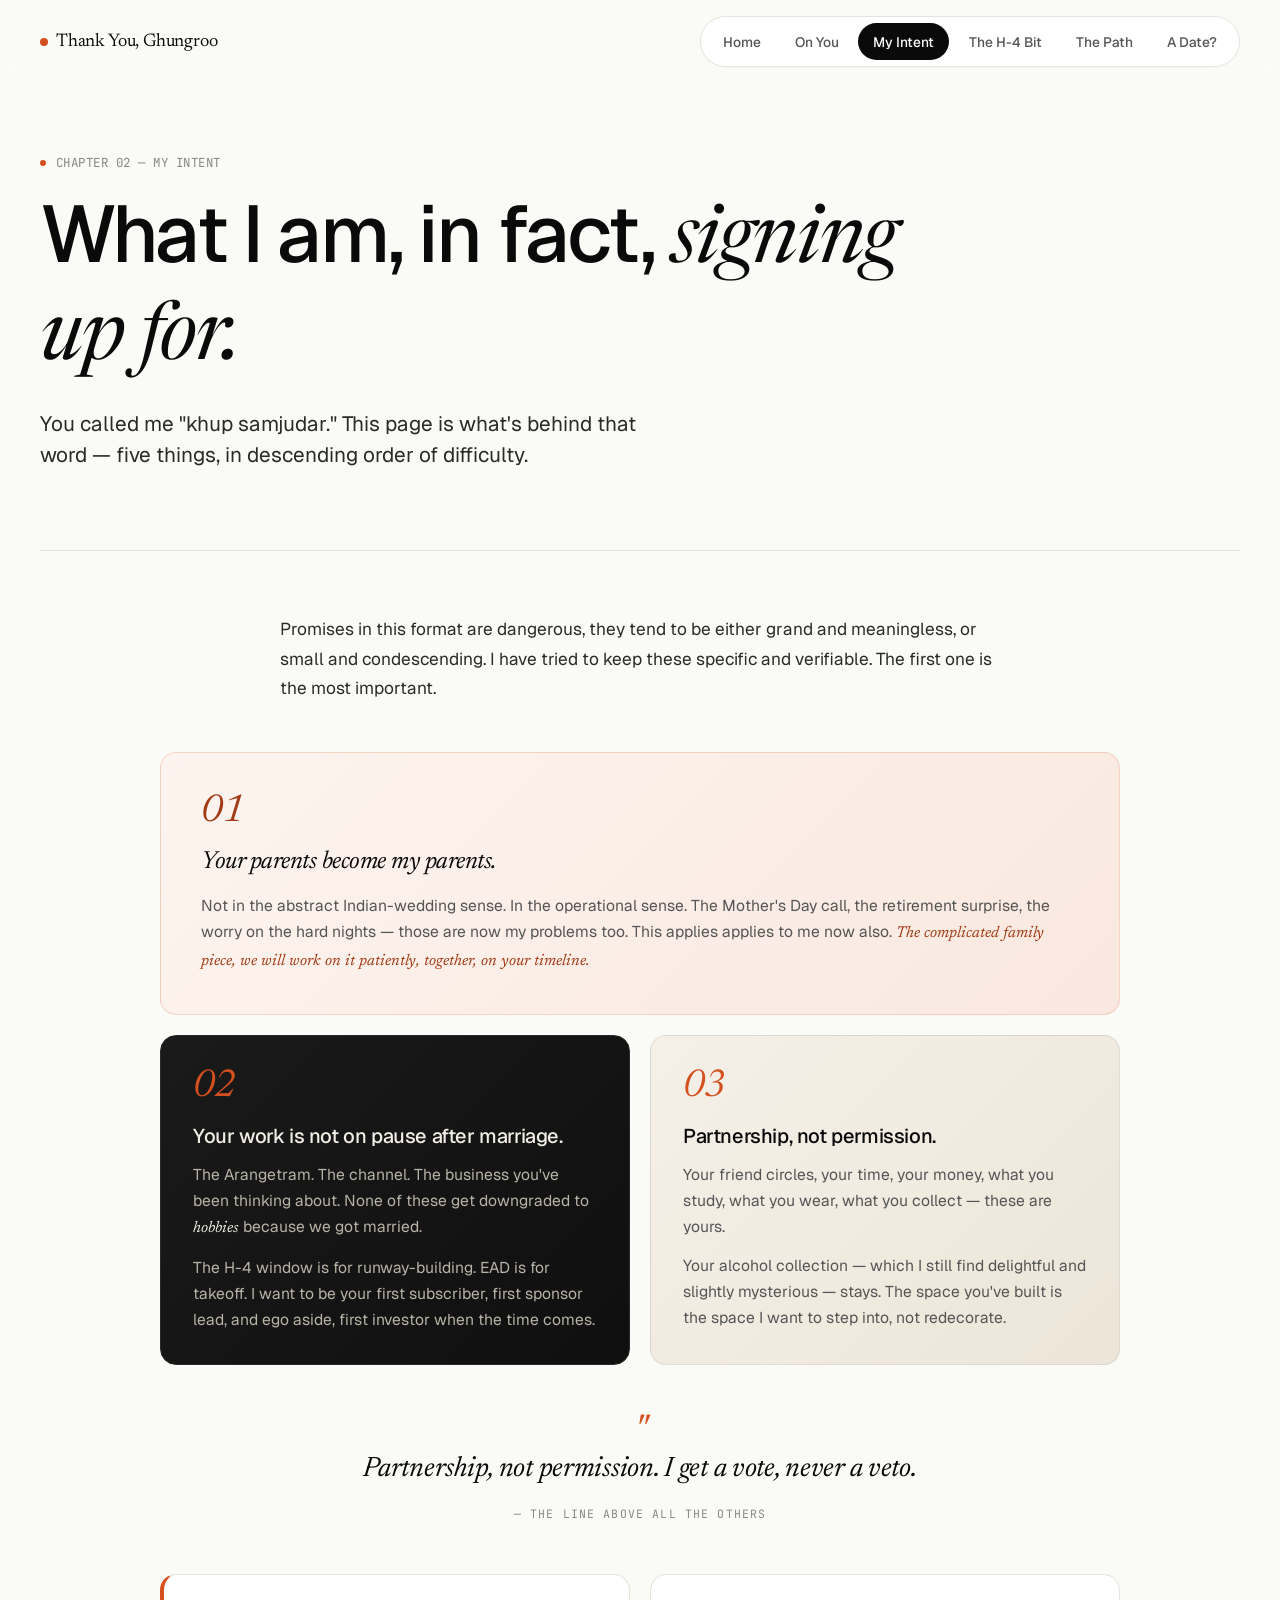
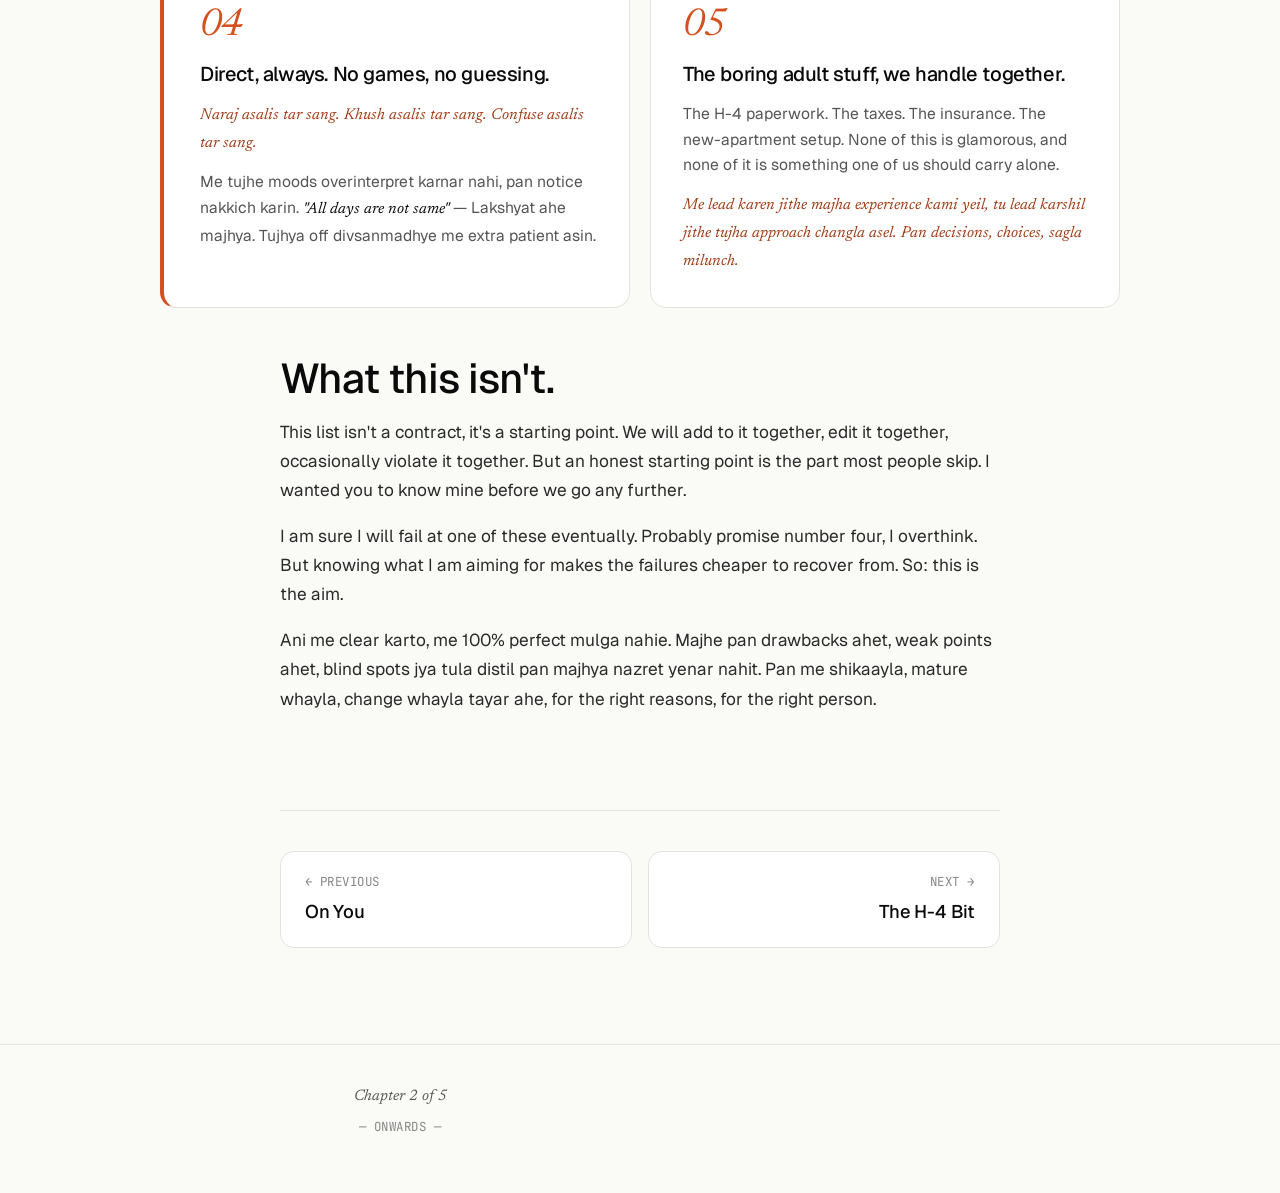
<file: pages/my-intent.html>
<!DOCTYPE html>
<html lang="en">
<head>
  <meta charset="UTF-8" />
  <meta name="viewport" content="width=device-width, initial-scale=1.0" />
  <title>My Intent · Thank You, Ghungroo</title>
  <link rel="preconnect" href="https://fonts.googleapis.com" />
  <link rel="preconnect" href="https://fonts.gstatic.com" crossorigin />
  <link href="https://fonts.googleapis.com/css2?family=Geist:wght@400;500;600;700&family=Newsreader:ital,opsz,wght@0,6..72,400;0,6..72,500;1,6..72,400&family=JetBrains+Mono:wght@400;500;600&display=swap" rel="stylesheet" />
  <link rel="stylesheet" href="../assets/styles.css" />
</head>
<body>

  <div class="nav-wrap">
    <nav class="nav">
      <a href="../index.html" class="nav-logo">
        <span class="dot"></span>
        <span>Thank You, Ghungroo</span>
      </a>
      <button class="nav-toggle" aria-label="Toggle menu">☰</button>
      <ul class="nav-links">
        <li><a href="../index.html">Home</a></li>
        <li><a href="about-you.html">On You</a></li>
        <li><a href="my-intent.html">My Intent</a></li>
        <li><a href="visa.html">The H-4 Bit</a></li>
        <li><a href="the-path.html">The Path</a></li>
        <li><a href="date.html">A Date?</a></li>
      </ul>
    </nav>
  </div>

  <main>
    <section class="article-hero">
      <span class="eyebrow"><span class="dot"></span>Chapter 02 — My Intent</span>
      <h1>What I am, in fact, <span class="serif">signing up for.</span></h1>
      <p class="lead">
        You called me "khup samjudar." This page is what's behind that word — five things, in descending order of difficulty.
      </p>
    </section>

    <section class="article-content">
      <p>
        Promises in this format are dangerous, they tend to be either grand and meaningless, or small and condescending. I have tried to keep these specific and verifiable. The first one is the most important.
      </p>
    </section>

    <section class="editorial-cards">

      <!-- 01: Parents - hardest one, full width, warm featured -->
      <article class="ed-card warm featured full">
        <span class="ed-num">01</span>
        <h3>Your parents become my parents.</h3>
        <p>
          Not in the abstract Indian-wedding sense. In the operational sense. The Mother's Day call, the retirement surprise, the worry on the hard nights — those are now my problems too. This applies
          applies to me now also. <span class="marathi">The complicated family piece, we will work on it patiently, together, on your timeline.</span>
        </p>
      </article>

      <!-- 02: Work - dark, left column -->
      <article class="ed-card dark">
        <span class="ed-num">02</span>
        <h3>Your work is not on pause after marriage.</h3>
        <p>
          The Arangetram. The channel. The business you've been thinking about. None of these get downgraded to <em>hobbies</em> because we got married.
        </p>
        <p>
          The H-4 window is for runway-building. EAD is for takeoff. I want to be your first subscriber, first sponsor lead, and ego aside, first investor when the time comes.
        </p>
      </article>

      <!-- 03: Partnership - cream, right column -->
      <article class="ed-card cream">
        <span class="ed-num">03</span>
        <h3>Partnership, not permission.</h3>
        <p>
          Your friend circles, your time, your money, what you study, what you wear, what you collect — these are yours.
        </p>
        <p>
          Your alcohol collection — which I still find delightful and slightly mysterious — stays. The space you've built is the space I want to step into, not redecorate.
        </p>
      </article>

      <!-- Mid pull quote -->
      <div class="ed-pullquote">
        <span class="quote-mark-large">"</span>
        Partnership, not permission. I get a vote, never a veto.
        <cite>— The line above all the others</cite>
      </div>

      <!-- 04: Direct - bar accent left -->
      <article class="ed-card bar">
        <span class="ed-num">04</span>
        <h3>Direct, always. No games, no guessing.</h3>
        <p>
          <span class="marathi">Naraj asalis tar sang. Khush asalis tar sang. Confuse asalis tar sang.</span>
        </p>
        <p>
          Me tujhe moods overinterpret karnar nahi, pan notice nakkich karin. <em>"All days are not same"</em> — Lakshyat ahe majhya. Tujhya off divsanmadhye me extra patient asin.
        </p>
      </article>

      <!-- 05: Boring stuff - right -->
      <article class="ed-card">
        <span class="ed-num">05</span>
        <h3>The boring adult stuff, we handle together.</h3>
        <p>
          The H-4 paperwork. The taxes. The insurance. The new-apartment setup. None of this is glamorous, and none of it is something one of us should carry alone.
        </p>
        <p>
          <span class="marathi">Me lead karen jithe majha experience kami yeil, tu lead karshil jithe tujha approach changla asel. Pan decisions, choices, sagla milunch.</span>
        </p>
      </article>

    </section>

    <section class="article-content">
      <h2>What this isn't.</h2>
      <p>
        This list isn't a contract, it's a starting point. We will add to it together, edit it together, occasionally violate it together. But an honest starting point is the part most people skip. I wanted you to know mine before we go any further.
      </p>
      <p>
        I am sure I will fail at one of these eventually. Probably promise number four, I overthink. But knowing what I am aiming for makes the failures cheaper to recover from. So: this is the aim.
      </p>
      <p>
        Ani me clear karto, me 100% perfect mulga nahie. Majhe pan drawbacks ahet, weak points ahet, blind spots jya tula distil pan majhya nazret yenar nahit. Pan me shikaayla, mature whayla, change whayla tayar ahe, for the right reasons, for the right person.
      </p>
    </section>

    <nav class="page-nav">
      <a href="about-you.html">
        <span class="dir">← Previous</span>
        <span class="title">On You</span>
      </a>
      <a href="visa.html" class="next">
        <span class="dir">Next →</span>
        <span class="title">The H-4 Bit</span>
      </a>
    </nav>
  </main>

  <footer>
    <p class="sig">Chapter 2 of 5</p>
    <p class="meta">— Onwards —</p>
  </footer>

  <script src="../assets/script.js"></script>
</body>
</html>
</file>
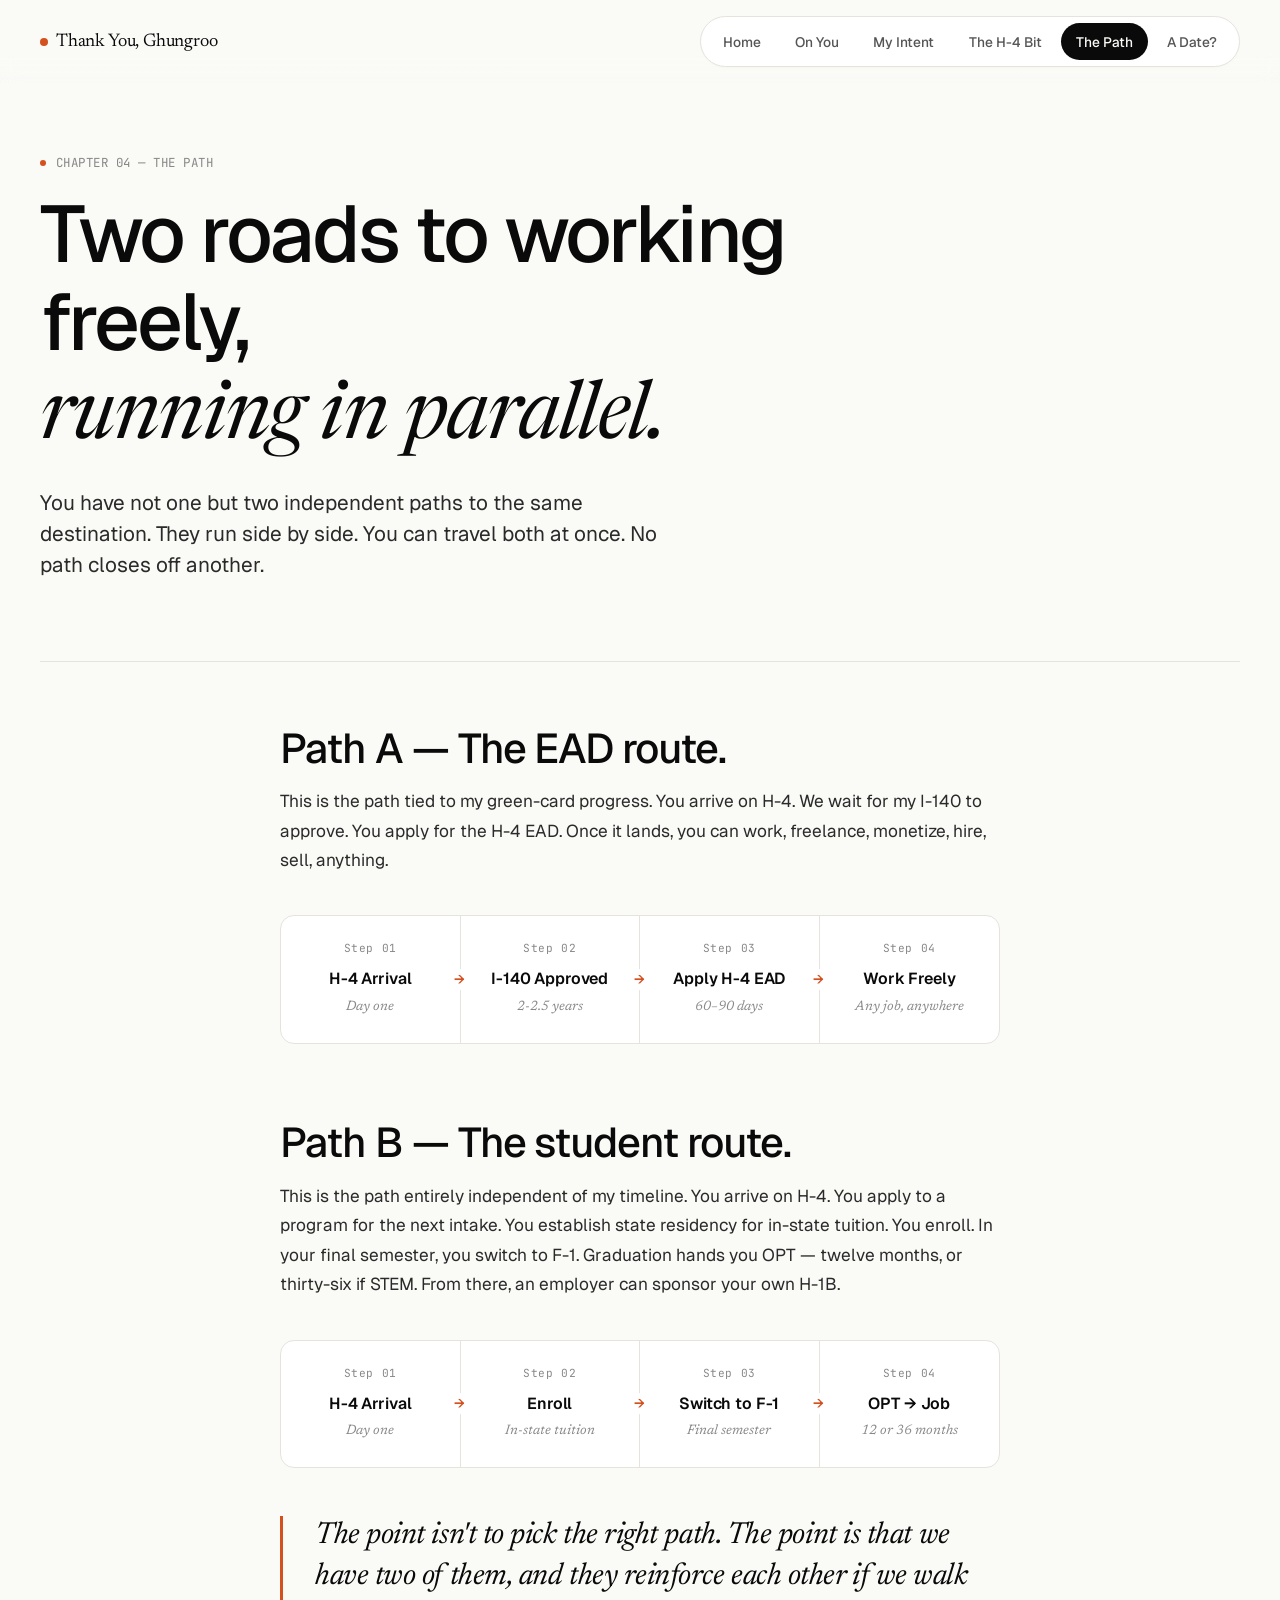
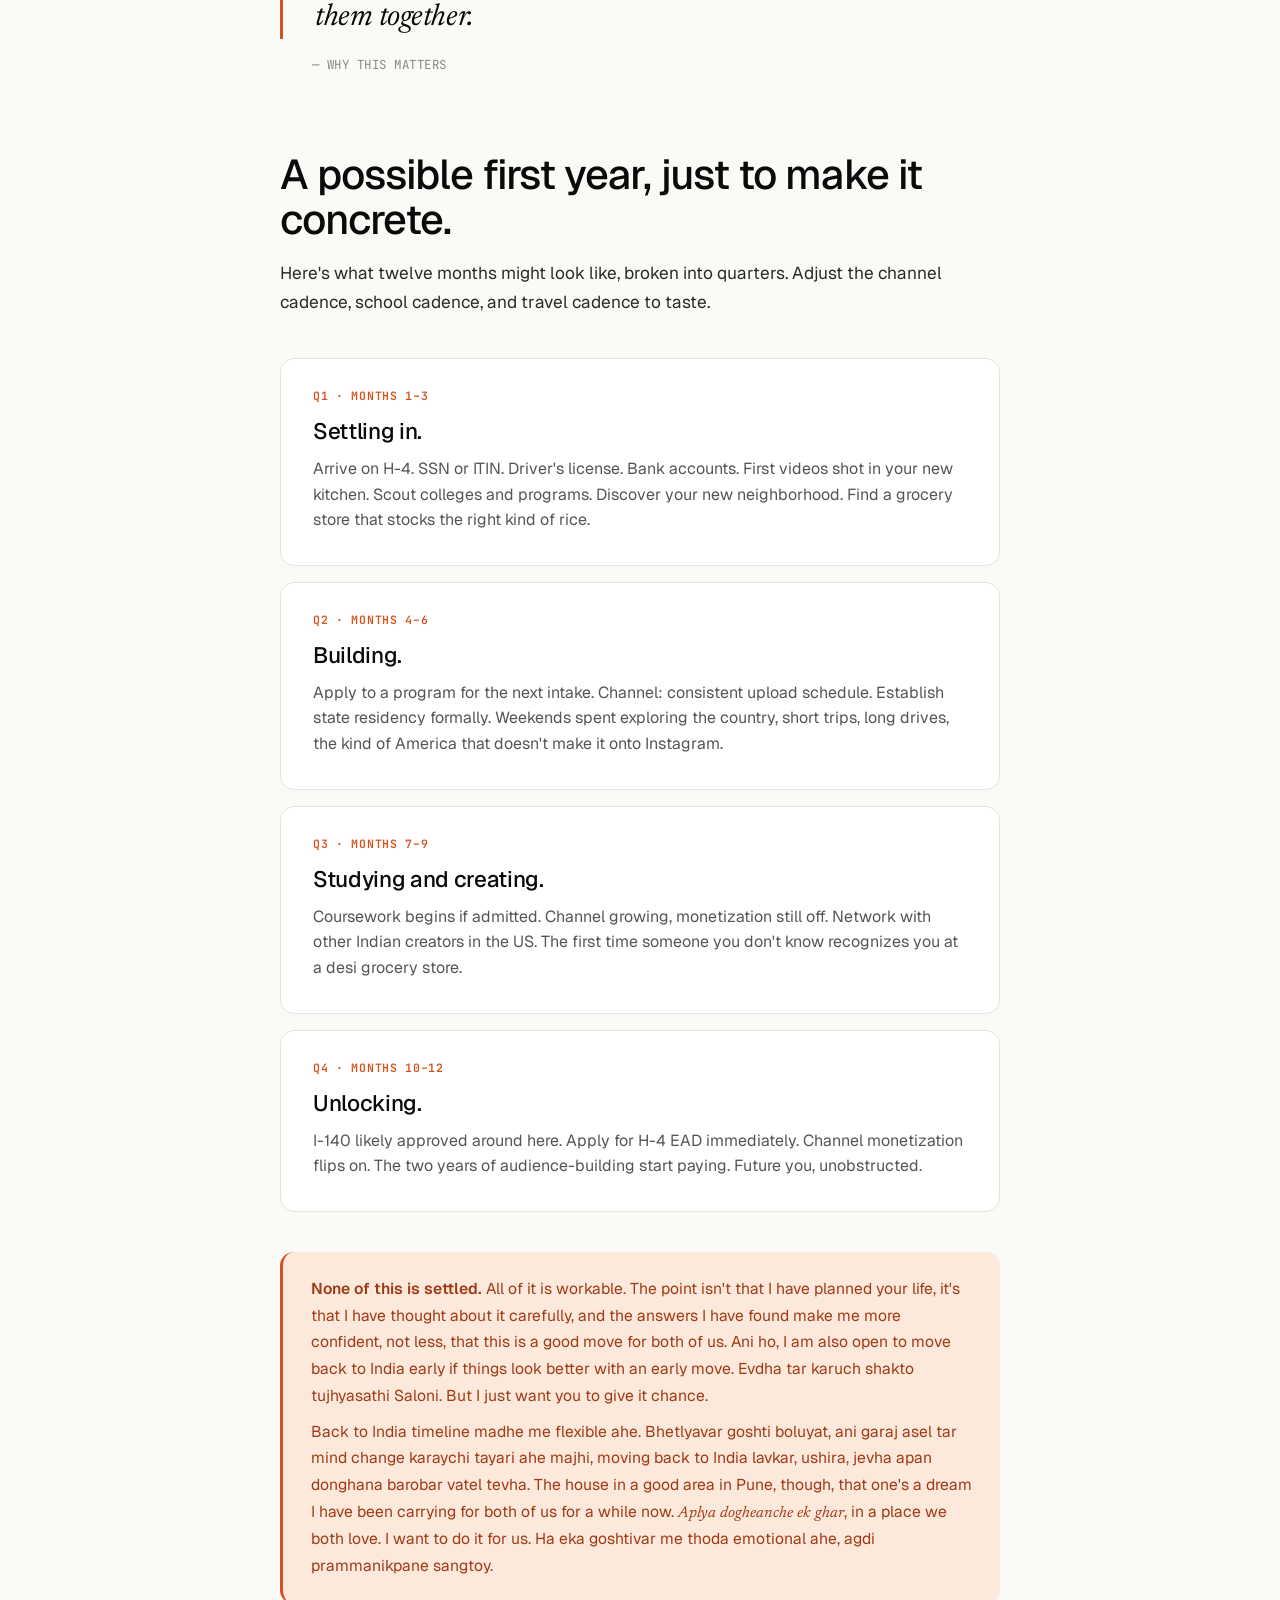
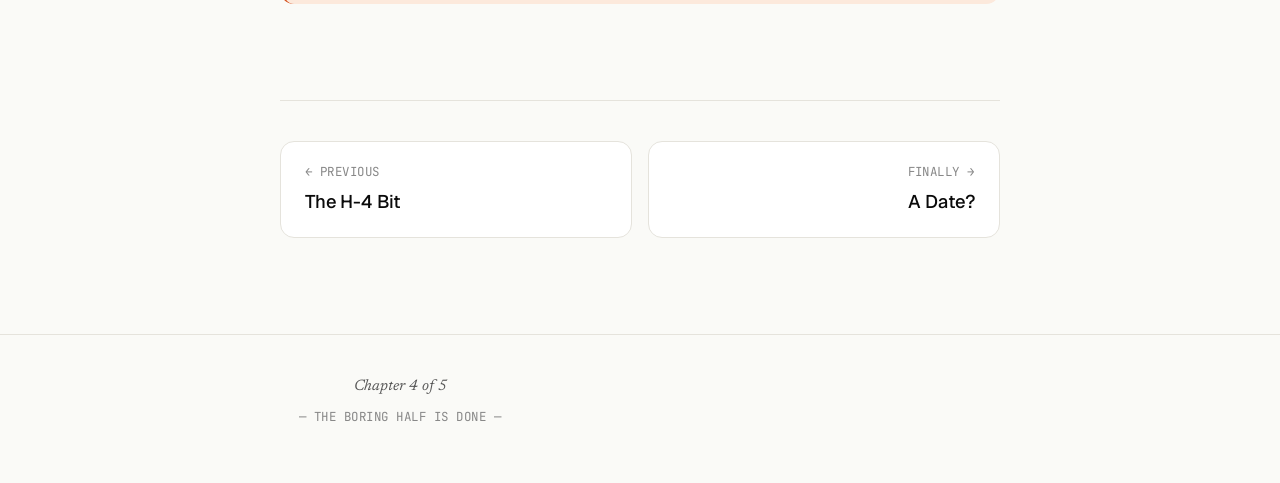
<file: pages/the-path.html>
<!DOCTYPE html>
<html lang="en">
<head>
  <meta charset="UTF-8" />
  <meta name="viewport" content="width=device-width, initial-scale=1.0" />
  <title>The Path · Thank You, Ghungroo</title>
  <link rel="preconnect" href="https://fonts.googleapis.com" />
  <link rel="preconnect" href="https://fonts.gstatic.com" crossorigin />
  <link href="https://fonts.googleapis.com/css2?family=Geist:wght@400;500;600;700&family=Newsreader:ital,opsz,wght@0,6..72,400;0,6..72,500;1,6..72,400&family=JetBrains+Mono:wght@400;500;600&display=swap" rel="stylesheet" />
  <link rel="stylesheet" href="../assets/styles.css" />
</head>
<body>

  <div class="nav-wrap">
    <nav class="nav">
      <a href="../index.html" class="nav-logo">
        <span class="dot"></span>
        <span>Thank You, Ghungroo</span>
      </a>
      <button class="nav-toggle" aria-label="Toggle menu">☰</button>
      <ul class="nav-links">
        <li><a href="../index.html">Home</a></li>
        <li><a href="about-you.html">On You</a></li>
        <li><a href="my-intent.html">My Intent</a></li>
        <li><a href="visa.html">The H-4 Bit</a></li>
        <li><a href="the-path.html">The Path</a></li>
        <li><a href="date.html">A Date?</a></li>
      </ul>
    </nav>
  </div>

  <main>
    <section class="article-hero">
      <span class="eyebrow"><span class="dot"></span>Chapter 04 — The Path</span>
      <h1>Two roads to working freely, <br/><span class="serif">running in parallel.</span></h1>
      <p class="lead">
        You have not one but two independent paths to the same destination. They run side by side. You can travel both at once. No path closes off another.
      </p>
    </section>

    <section class="article-content">

      <h2>Path A — The EAD route.</h2>
      <p>
        This is the path tied to my green-card progress. You arrive on H-4. We wait for my I-140
        to approve. You apply for the H-4 EAD. Once it lands, you can work, freelance, monetize,
        hire, sell, anything.
      </p>

      <div class="timeline">
        <div class="tl-step">
          <div class="tl-num">Step 01</div>
          <div class="tl-name">H-4 Arrival</div>
          <div class="tl-meta">Day one</div>
        </div>
        <div class="tl-step">
          <div class="tl-num">Step 02</div>
          <div class="tl-name">I-140 Approved</div>
          <div class="tl-meta">2-2.5 years</div>
        </div>
        <div class="tl-step">
          <div class="tl-num">Step 03</div>
          <div class="tl-name">Apply H-4 EAD</div>
          <div class="tl-meta">60–90 days</div>
        </div>
        <div class="tl-step">
          <div class="tl-num">Step 04</div>
          <div class="tl-name">Work Freely</div>
          <div class="tl-meta">Any job, anywhere</div>
        </div>
      </div>

      <h2>Path B — The student route.</h2>
      <p>
        This is the path entirely independent of my timeline. You arrive on H-4. You apply to a
        program for the next intake. You establish state residency for in-state tuition. You
        enroll. In your final semester, you switch to F-1. Graduation hands you OPT — twelve
        months, or thirty-six if STEM. From there, an employer can sponsor your own H-1B.
      </p>

      <div class="timeline">
        <div class="tl-step">
          <div class="tl-num">Step 01</div>
          <div class="tl-name">H-4 Arrival</div>
          <div class="tl-meta">Day one</div>
        </div>
        <div class="tl-step">
          <div class="tl-num">Step 02</div>
          <div class="tl-name">Enroll</div>
          <div class="tl-meta">In-state tuition</div>
        </div>
        <div class="tl-step">
          <div class="tl-num">Step 03</div>
          <div class="tl-name">Switch to F-1</div>
          <div class="tl-meta">Final semester</div>
        </div>
        <div class="tl-step">
          <div class="tl-num">Step 04</div>
          <div class="tl-name">OPT → Job</div>
          <div class="tl-meta">12 or 36 months</div>
        </div>
      </div>

      <div class="quote-mark">
        <blockquote>
          The point isn't to pick the right path. The point is that we have two of them, and they reinforce each other if we walk them together.
        </blockquote>
        <cite>— Why this matters</cite>
      </div>

      <h2>A possible first year, just to make it concrete.</h2>
      <p>
        Here's what twelve months might look like, broken into quarters. Adjust the channel
        cadence, school cadence, and travel cadence to taste.
      </p>

      <div class="cards-stack">
        <div class="stack-card" data-num="Q1 · Months 1–3">
          <h3>Settling in.</h3>
          <p>
            Arrive on H-4. SSN or ITIN. Driver's license. Bank accounts. First videos shot in
            your new kitchen. Scout colleges and programs. Discover your new neighborhood. Find a
            grocery store that stocks the right kind of rice.
          </p>
        </div>

        <div class="stack-card" data-num="Q2 · Months 4–6">
          <h3>Building.</h3>
          <p>
            Apply to a program for the next intake. Channel: consistent upload schedule.
            Establish state residency formally. Weekends spent exploring the country, short
            trips, long drives, the kind of America that doesn't make it onto Instagram.
          </p>
        </div>

        <div class="stack-card" data-num="Q3 · Months 7–9">
          <h3>Studying and creating.</h3>
          <p>
            Coursework begins if admitted. Channel growing, monetization still off. Network with
            other Indian creators in the US. The first time someone you don't know recognizes you
            at a desi grocery store.
          </p>
        </div>

        <div class="stack-card" data-num="Q4 · Months 10–12">
          <h3>Unlocking.</h3>
          <p>
            I-140 likely approved around here. Apply for H-4 EAD immediately. Channel
            monetization flips on. The two years of audience-building start paying. Future you,
            unobstructed.
          </p>
        </div>
      </div>

      <div class="callout">
        <p>
          <strong>None of this is settled.</strong> All of it is workable. The point isn't that
          I have planned your life, it's that I have thought about it carefully, and the answers
          I have found make me more confident, not less, that this is a good move for both of us. Ani ho, I am also open to move back to India early if things look better with an early move. Evdha tar karuch shakto tujhyasathi Saloni. But I just want you to give it chance.
        </p>
        <p>
          Back to India timeline madhe me flexible ahe. Bhetlyavar goshti boluyat, ani garaj 
          asel tar mind change karaychi tayari ahe majhi, moving back to India lavkar, ushira, jevha apan
          donghana barobar vatel tevha. 

          The house in a good area in Pune, though, that one's a dream I have been
          carrying for both of us for a while now. <em>Aplya dogheanche ek ghar</em>,
          in a place we both love. I want to do it for us. Ha eka goshtivar me thoda
          emotional ahe, agdi prammanikpane sangtoy.
        </p>
      </div>

    </section>

    <nav class="page-nav">
      <a href="visa.html">
        <span class="dir">← Previous</span>
        <span class="title">The H-4 Bit</span>
      </a>
      <a href="date.html" class="next">
        <span class="dir">Finally →</span>
        <span class="title">A Date?</span>
      </a>
    </nav>
  </main>

  <footer>
    <p class="sig">Chapter 4 of 5</p>
    <p class="meta">— The boring half is done —</p>
  </footer>

  <script src="../assets/script.js"></script>
</body>
</html>
</file>
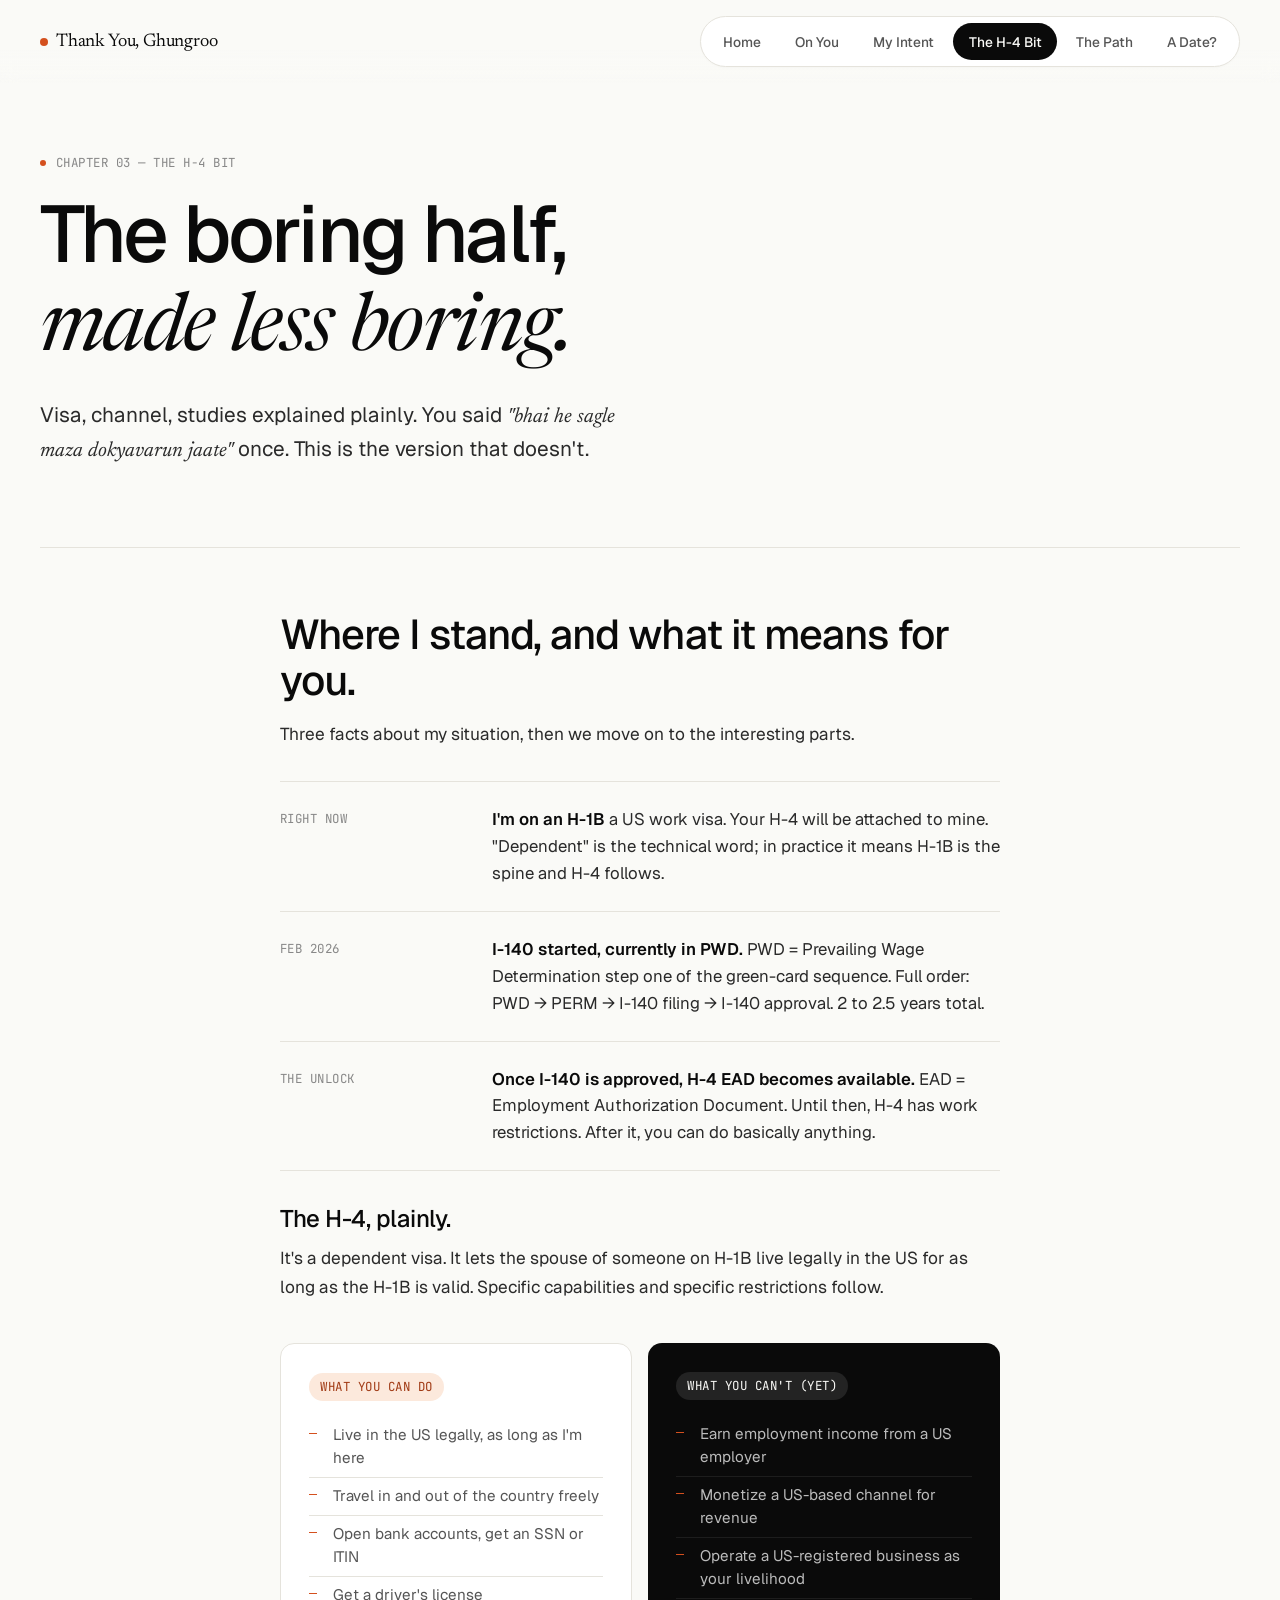
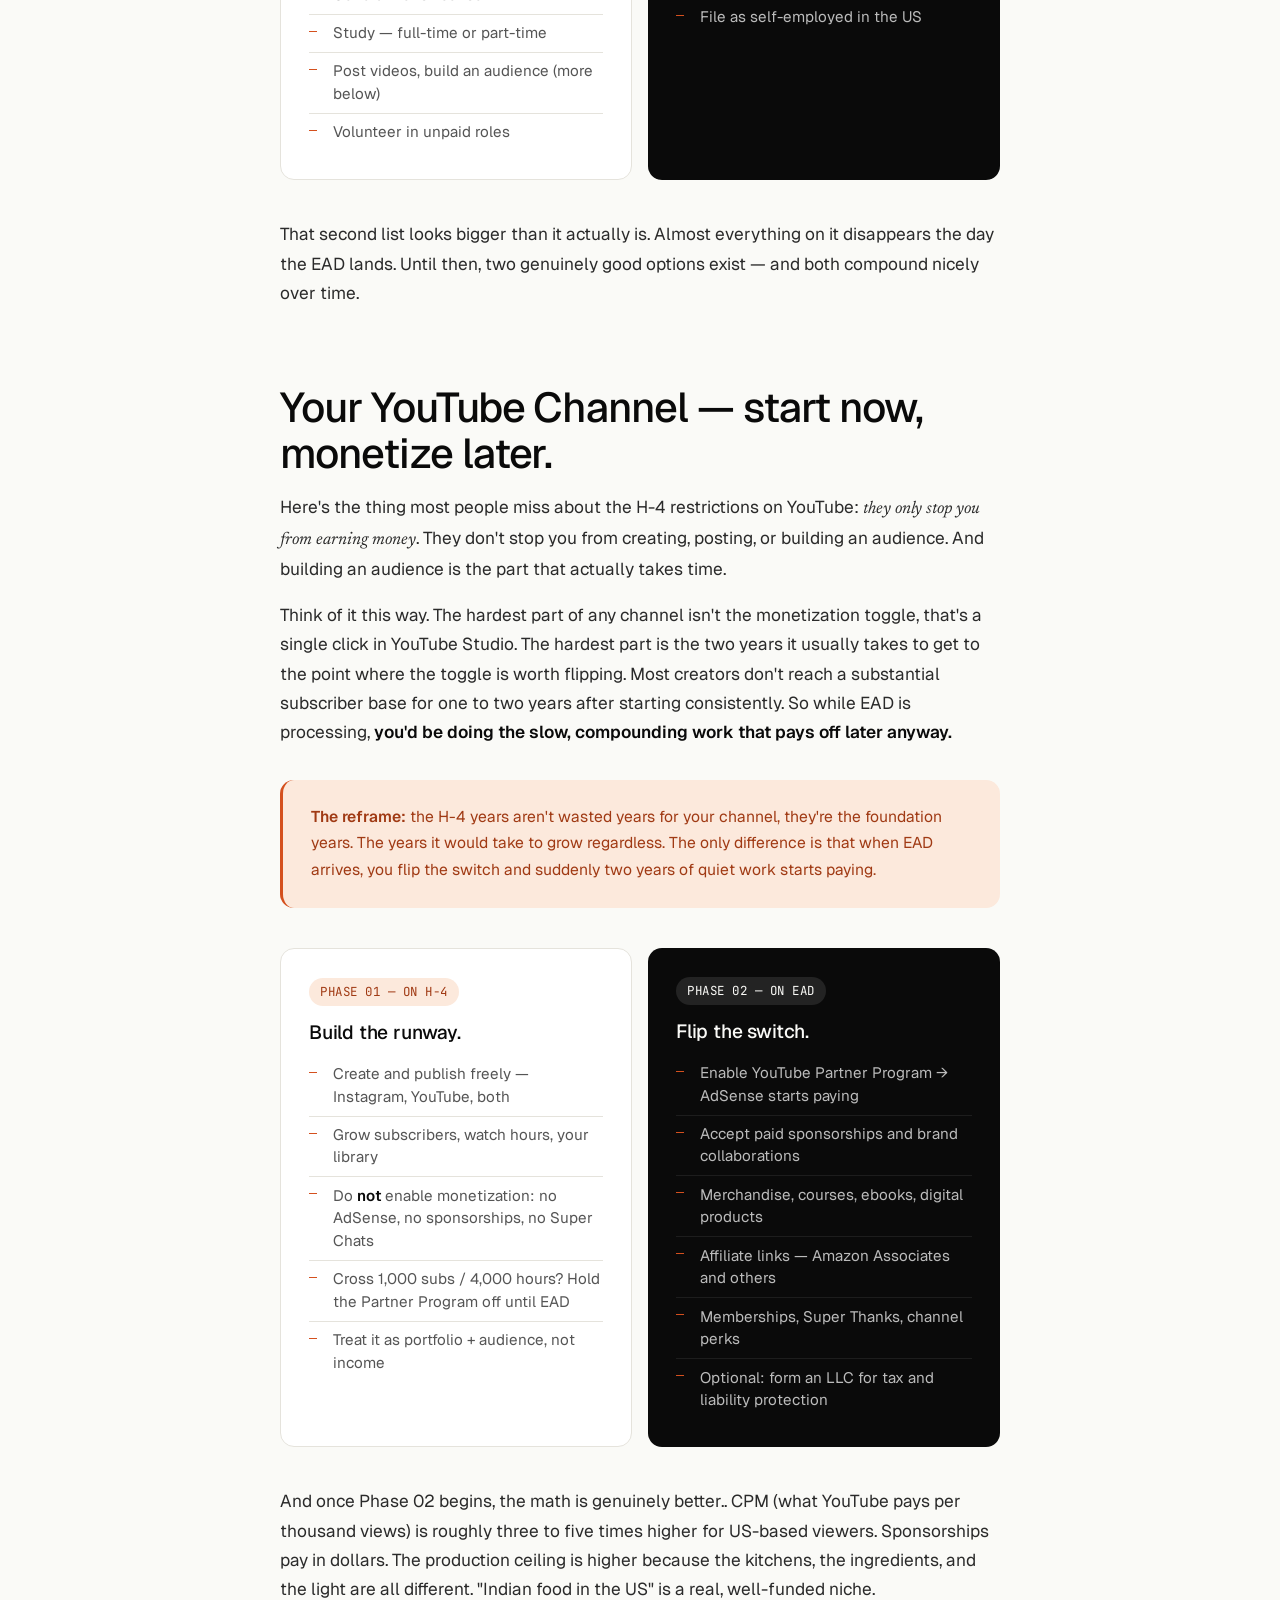
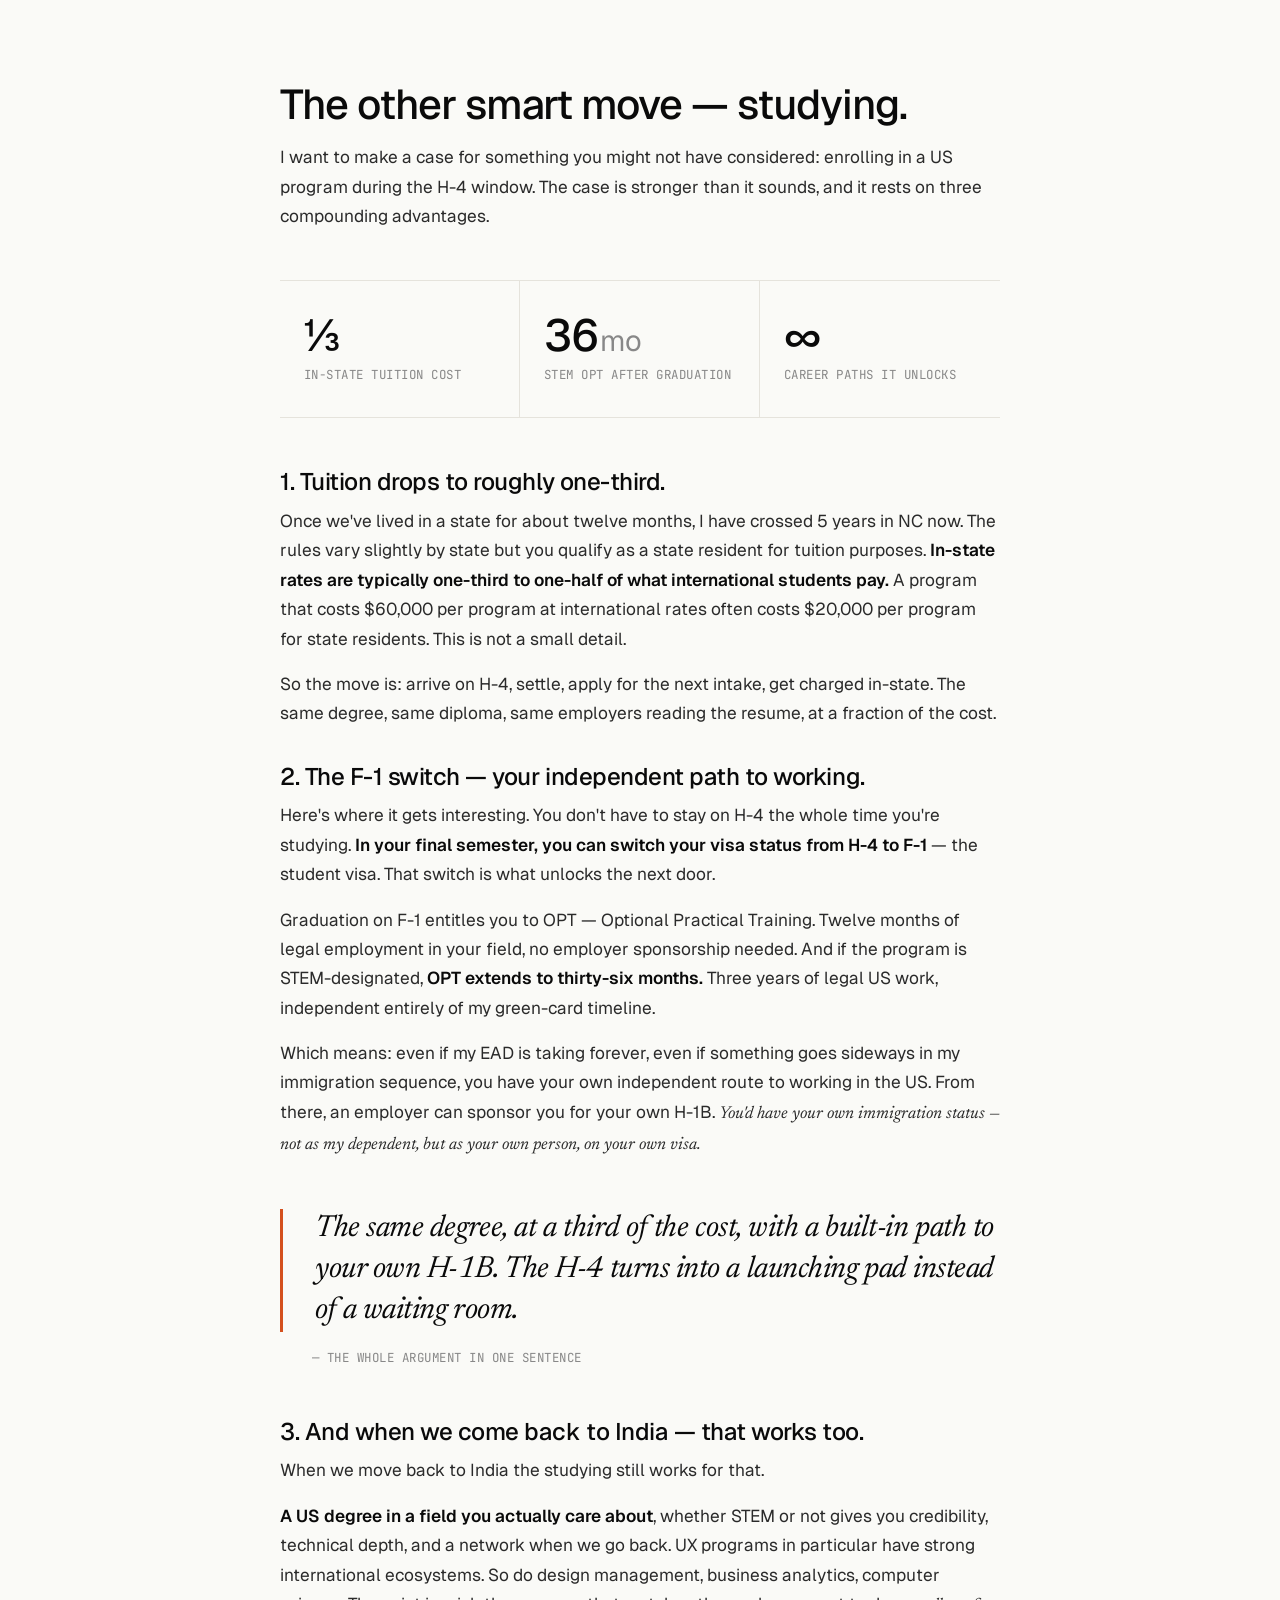
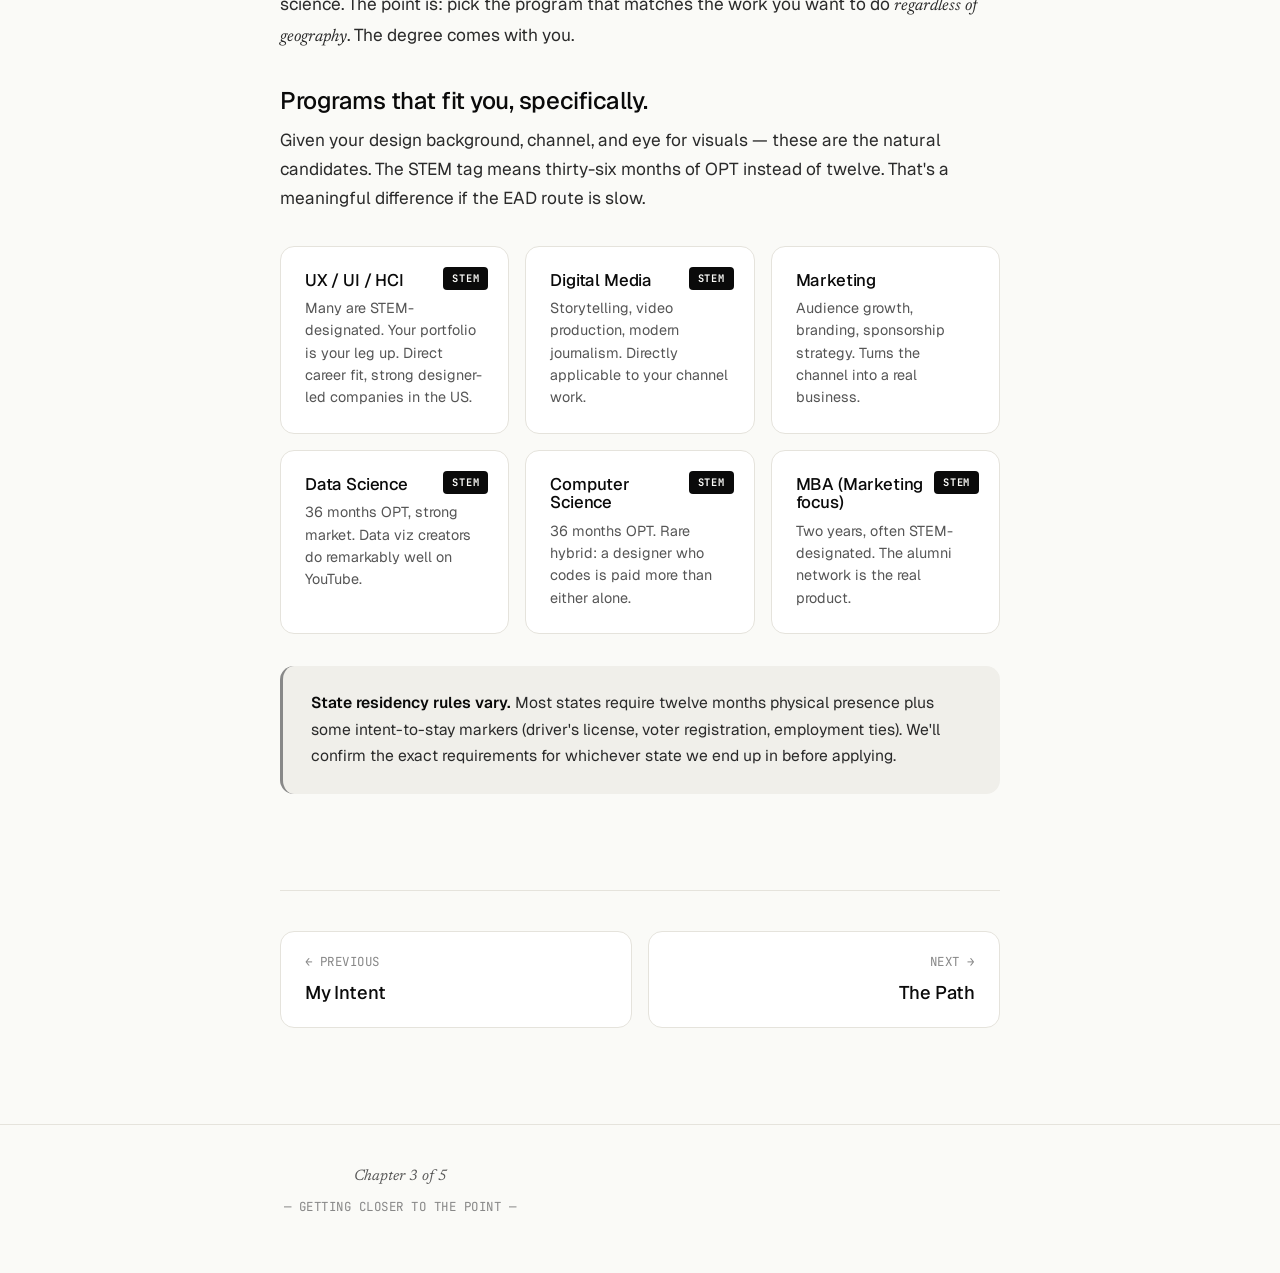
<file: pages/visa.html>
<!DOCTYPE html>
<html lang="en">
<head>
  <meta charset="UTF-8" />
  <meta name="viewport" content="width=device-width, initial-scale=1.0" />
  <title>The H-4 Bit · Thank You, Ghungroo</title>
  <link rel="preconnect" href="https://fonts.googleapis.com" />
  <link rel="preconnect" href="https://fonts.gstatic.com" crossorigin />
  <link href="https://fonts.googleapis.com/css2?family=Geist:wght@400;500;600;700&family=Newsreader:ital,opsz,wght@0,6..72,400;0,6..72,500;1,6..72,400&family=JetBrains+Mono:wght@400;500;600&display=swap" rel="stylesheet" />
  <link rel="stylesheet" href="../assets/styles.css" />
</head>
<body>

  <div class="nav-wrap">
    <nav class="nav">
      <a href="../index.html" class="nav-logo">
        <span class="dot"></span>
        <span>Thank You, Ghungroo</span>
      </a>
      <button class="nav-toggle" aria-label="Toggle menu">☰</button>
      <ul class="nav-links">
        <li><a href="../index.html">Home</a></li>
        <li><a href="about-you.html">On You</a></li>
        <li><a href="my-intent.html">My Intent</a></li>
        <li><a href="visa.html">The H-4 Bit</a></li>
        <li><a href="the-path.html">The Path</a></li>
        <li><a href="date.html">A Date?</a></li>
      </ul>
    </nav>
  </div>

  <main>
    <section class="article-hero">
      <span class="eyebrow"><span class="dot"></span>Chapter 03 — The H-4 Bit</span>
      <h1>The boring half, <br/><span class="serif">made less boring.</span></h1>
      <p class="lead">
        Visa, channel, studies explained plainly. You said <em>"bhai he sagle maza dokyavarun jaate"</em> once. This is the version that doesn't.
      </p>
    </section>

    <section class="article-content">

      <!-- ====== PART 1 — VISA ====== -->
      <h2>Where I stand, and what it means for you.</h2>
      <p>
        Three facts about my situation, then we move on to the interesting parts.
      </p>

      <div class="spec-rows">
        <div class="spec-row">
          <div class="k">Right Now</div>
          <div class="v">
            <strong>I'm on an H-1B</strong> a US work visa. Your H-4 will be attached to mine.
            "Dependent" is the technical word; in practice it means H-1B is the spine and H-4 follows.
          </div>
        </div>
        <div class="spec-row">
          <div class="k">Feb 2026</div>
          <div class="v">
            <strong>I-140 started, currently in PWD.</strong> PWD = Prevailing Wage Determination
            step one of the green-card sequence. Full order: PWD → PERM → I-140 filing → I-140
            approval. 2 to 2.5 years total.
          </div>
        </div>
        <div class="spec-row">
          <div class="k">The Unlock</div>
          <div class="v">
            <strong>Once I-140 is approved, H-4 EAD becomes available.</strong> EAD =
            Employment Authorization Document. Until then, H-4 has work restrictions. After it,
            you can do basically anything.
          </div>
        </div>
      </div>

      <h3>The H-4, plainly.</h3>
      <p>
        It's a dependent visa. It lets the spouse of someone on H-1B live legally in the US for
        as long as the H-1B is valid. Specific capabilities and specific restrictions follow.
      </p>

      <div class="split-grid">
        <div class="split-card">
          <span class="tag">What you can do</span>
          <ul>
            <li>Live in the US legally, as long as I'm here</li>
            <li>Travel in and out of the country freely</li>
            <li>Open bank accounts, get an SSN or ITIN</li>
            <li>Get a driver's license</li>
            <li>Study — full-time or part-time</li>
            <li>Post videos, build an audience (more below)</li>
            <li>Volunteer in unpaid roles</li>
          </ul>
        </div>
        <div class="split-card dark">
          <span class="tag">What you can't (yet)</span>
          <ul>
            <li>Earn employment income from a US employer</li>
            <li>Monetize a US-based channel for revenue</li>
            <li>Operate a US-registered business as your livelihood</li>
            <li>File as self-employed in the US</li>
          </ul>
        </div>
      </div>

      <p>
        That second list looks bigger than it actually is. Almost everything on it disappears the
        day the EAD lands. Until then, two genuinely good options exist — and both compound
        nicely over time.
      </p>

      <!-- ====== PART 2 — CHANNEL ====== -->
      <h2>Your YouTube Channel — start now, monetize later.</h2>
      <p>
        Here's the thing most people miss about the H-4 restrictions on YouTube: <em>they only
        stop you from earning money</em>. They don't stop you from creating, posting, or
        building an audience. And building an audience is the part that actually takes time.
      </p>

      <p>
        Think of it this way. The hardest part of any channel isn't the monetization toggle,
        that's a single click in YouTube Studio. The hardest part is the two years it usually
        takes to get to the point where the toggle is worth flipping. Most creators don't reach
        a substantial subscriber base for one to two years after starting consistently. So while
        EAD is processing, <strong>you'd be doing the slow, compounding work that pays off
        later anyway.</strong>
      </p>

      <div class="callout">
        <p>
          <strong>The reframe:</strong> the H-4 years aren't wasted years for your channel,
          they're the foundation years. The years it would take to grow regardless. The only
          difference is that when EAD arrives, you flip the switch and suddenly two years of
          quiet work starts paying.
        </p>
      </div>

      <div class="split-grid">
        <div class="split-card">
          <span class="tag">Phase 01 — On H-4</span>
          <h4>Build the runway.</h4>
          <ul>
            <li>Create and publish freely — Instagram, YouTube, both</li>
            <li>Grow subscribers, watch hours, your library</li>
            <li>Do <strong>not</strong> enable monetization: no AdSense, no sponsorships, no Super Chats</li>
            <li>Cross 1,000 subs / 4,000 hours? Hold the Partner Program off until EAD</li>
            <li>Treat it as portfolio + audience, not income</li>
          </ul>
        </div>
        <div class="split-card dark">
          <span class="tag">Phase 02 — On EAD</span>
          <h4>Flip the switch.</h4>
          <ul>
            <li>Enable YouTube Partner Program → AdSense starts paying</li>
            <li>Accept paid sponsorships and brand collaborations</li>
            <li>Merchandise, courses, ebooks, digital products</li>
            <li>Affiliate links — Amazon Associates and others</li>
            <li>Memberships, Super Thanks, channel perks</li>
            <li>Optional: form an LLC for tax and liability protection</li>
          </ul>
        </div>
      </div>

      <p>
        And once Phase 02 begins, the math is genuinely better.. CPM (what YouTube pays per thousand views) is roughly three to five times higher
        for US-based viewers. Sponsorships pay in dollars. The production ceiling is higher
        because the kitchens, the ingredients, and the light are all different. "Indian food in
        the US" is a real, well-funded niche.
      </p>

      <!-- ====== PART 3 — STUDIES (the big new section) ====== -->
      <h2>The other smart move — studying.</h2>
      <p>
        I want to make a case for something you might not have considered: enrolling in a US
        program during the H-4 window. The case is stronger than it sounds, and it rests on three
        compounding advantages.
      </p>

      <div class="facts">
        <div>
          <div class="big">⅓<span class="unit"></span></div>
          <div class="desc">In-state tuition cost</div>
        </div>
        <div>
          <div class="big">36<span class="unit">mo</span></div>
          <div class="desc">STEM OPT after graduation</div>
        </div>
        <div>
          <div class="big">∞</div>
          <div class="desc">Career paths it unlocks</div>
        </div>
      </div>

      <h3>1. Tuition drops to roughly one-third.</h3>
      <p>
        Once we've lived in a state for about twelve months, I have crossed 5 years in NC now. The rules vary slightly by state but you qualify as a state resident for tuition purposes. <strong>In-state rates are
        typically one-third to one-half of what international students pay.</strong> A program
        that costs $60,000 per program at international rates often costs $20,000 per program for state
        residents. This is not a small detail.
      </p>

      <p>
        So the move is: arrive on H-4, settle, apply for the next intake, get charged in-state. The same degree, same diploma, same employers reading the resume, at a fraction of the cost.
      </p>

      <h3>2. The F-1 switch — your independent path to working.</h3>
      <p>
        Here's where it gets interesting. You don't have to stay on H-4 the whole time you're
        studying. <strong>In your final semester, you can switch your visa status from H-4 to
        F-1</strong> — the student visa. That switch is what unlocks the next door.
      </p>

      <p>
        Graduation on F-1 entitles you to OPT — Optional Practical Training. Twelve months of
        legal employment in your field, no employer sponsorship needed. And if the program is
        STEM-designated, <strong>OPT extends to thirty-six months.</strong> Three years of legal
        US work, independent entirely of my green-card timeline.
      </p>

      <p>
        Which means: even if my EAD is taking forever, even if something goes sideways in my
        immigration sequence, you have your own independent route to working in the US. From
        there, an employer can sponsor you for your own H-1B. <em>You'd have your own
        immigration status — not as my dependent, but as your own person, on your own visa.</em>
      </p>

      <div class="quote-mark">
        <blockquote>
          The same degree, at a third of the cost, with a built-in path to your own H-1B. The H-4 turns into a launching pad instead of a waiting room.
        </blockquote>
        <cite>— The whole argument in one sentence</cite>
      </div>

      <h3>3. And when we come back to India — that works too.</h3>
      <p>
        When we move back to India the studying still works for that.
      </p>

      <p>
        <strong>A US degree in a field you actually care about</strong>, whether STEM or not gives you credibility, technical depth, and a network when we go back. UX programs in
        particular have strong international ecosystems. So do design management, business
        analytics, computer science. The point is: pick the program that matches the work you
        want to do <em>regardless of geography</em>. The degree comes with you.
      </p>

      <h3>Programs that fit you, specifically.</h3>
      <p>
        Given your design background, channel, and eye for visuals — these are the natural
        candidates. The STEM tag means thirty-six months of OPT instead of twelve. That's a
        meaningful difference if the EAD route is slow.
      </p>

      <div class="course-grid">
        <div class="course">
          <span class="stem-tag">STEM</span>
          <h4>UX / UI / HCI</h4>
          <p>Many are STEM-designated. Your portfolio is your leg up. Direct career fit, strong designer-led companies in the US.</p>
        </div>
        <div class="course">
          <span class="stem-tag">STEM</span>
          <h4>Digital Media</h4>
          <p>Storytelling, video production, modern journalism. Directly applicable to your channel work.</p>
        </div>
        <div class="course">
          <h4>Marketing</h4>
          <p>Audience growth, branding, sponsorship strategy. Turns the channel into a real business.</p>
        </div>
        <div class="course">
          <span class="stem-tag">STEM</span>
          <h4>Data Science</h4>
          <p>36 months OPT, strong market. Data viz creators do remarkably well on YouTube.</p>
        </div>
        <div class="course">
          <span class="stem-tag">STEM</span>
          <h4>Computer Science</h4>
          <p>36 months OPT. Rare hybrid: a designer who codes is paid more than either alone.</p>
        </div>
        <div class="course">
          <span class="stem-tag">STEM</span>
          <h4>MBA (Marketing focus)</h4>
          <p>Two years, often STEM-designated. The alumni network is the real product.</p>
        </div>
      </div>

      <div class="callout neutral">
        <p>
          <strong>State residency rules vary.</strong> Most states require twelve months physical
          presence plus some intent-to-stay markers (driver's license, voter registration,
          employment ties). We'll confirm the exact requirements for whichever state we end up in
          before applying.
        </p>
      </div>

    </section>

    <nav class="page-nav">
      <a href="my-intent.html">
        <span class="dir">← Previous</span>
        <span class="title">My Intent</span>
      </a>
      <a href="the-path.html" class="next">
        <span class="dir">Next →</span>
        <span class="title">The Path</span>
      </a>
    </nav>
  </main>

  <footer>
    <p class="sig">Chapter 3 of 5</p>
    <p class="meta">— Getting closer to the point —</p>
  </footer>

  <script src="../assets/script.js"></script>
</body>
</html>
</file>
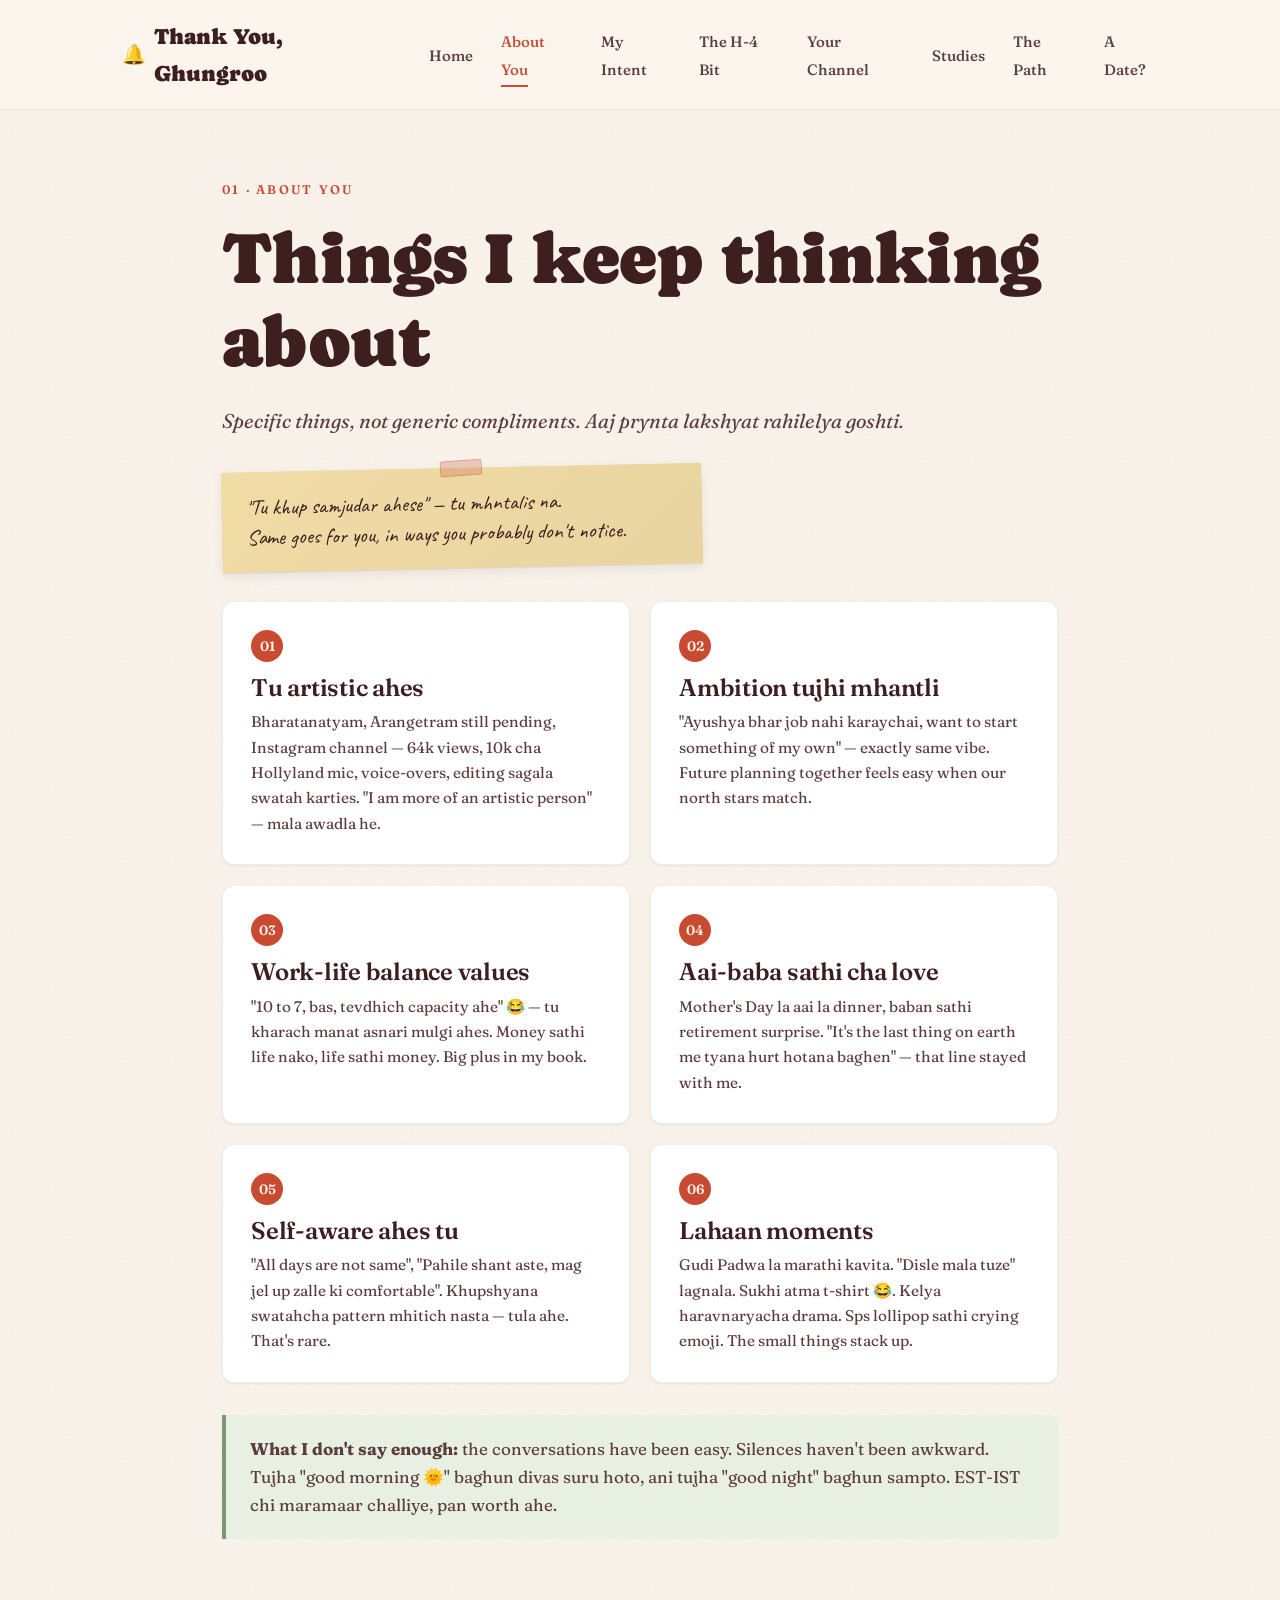
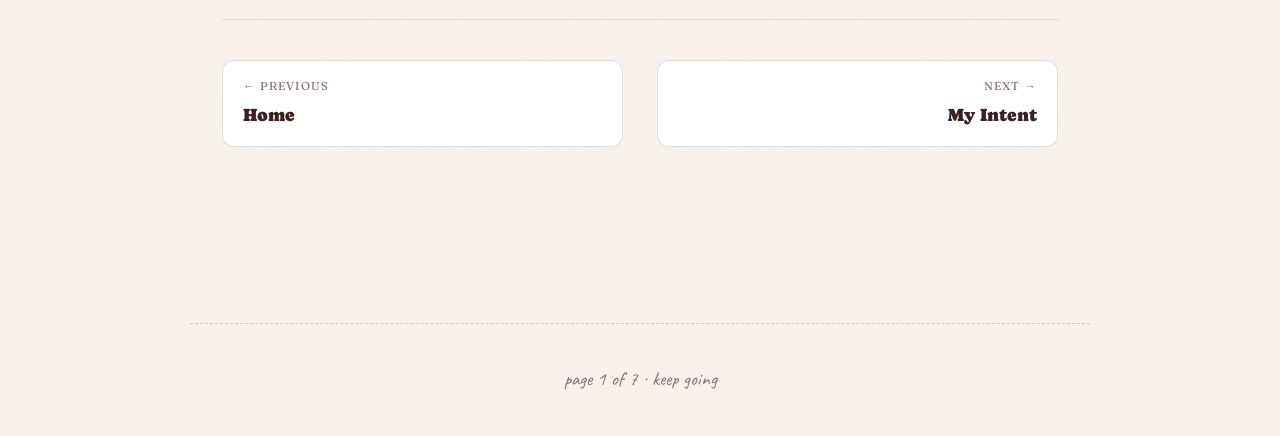
<file: thank-you-ghungroo-site/site/pages/about-you.html>
<!DOCTYPE html>
<html lang="en">
<head>
  <meta charset="UTF-8" />
  <meta name="viewport" content="width=device-width, initial-scale=1.0" />
  <title>About You · Thank You, Ghungroo</title>
  <link rel="preconnect" href="https://fonts.googleapis.com" />
  <link rel="preconnect" href="https://fonts.gstatic.com" crossorigin />
  <link href="https://fonts.googleapis.com/css2?family=Caprasimo&family=Fraunces:opsz,wght@9..144,300;9..144,400;9..144,500;9..144,600&family=Caveat:wght@400;600&display=swap" rel="stylesheet" />
  <link rel="stylesheet" href="../assets/styles.css" />
</head>
<body>

  <nav class="nav">
    <div class="nav-inner">
      <a href="../index.html" class="nav-logo">
        <span class="bell">🔔</span>
        <span>Thank You, Ghungroo</span>
      </a>
      <button class="nav-toggle" aria-label="Toggle menu">☰</button>
      <ul class="nav-links">
        <li><a href="../index.html">Home</a></li>
        <li><a href="about-you.html">About You</a></li>
        <li><a href="my-intent.html">My Intent</a></li>
        <li><a href="visa.html">The H-4 Bit</a></li>
        <li><a href="your-channel.html">Your Channel</a></li>
        <li><a href="studies.html">Studies</a></li>
        <li><a href="the-path.html">The Path</a></li>
        <li><a href="date.html">A Date?</a></li>
      </ul>
    </div>
  </nav>

  <article class="page">
    <span class="eyebrow">01 · About You</span>
    <h1>Things I keep thinking about</h1>
    <p class="subtitle">
      Specific things, not generic compliments. Aaj prynta lakshyat rahilelya goshti.
    </p>

    <div class="sticky-note">
      "Tu khup samjudar ahese" — tu mhntalis na. <br/>
      Same goes for you, in ways you probably don't notice.
    </div>

    <div class="card-grid cols-2">
      <div class="card">
        <span class="card-num">01</span>
        <h3>Tu artistic ahes</h3>
        <p>
          Bharatanatyam, Arangetram still pending, Instagram channel — 64k views, 10k cha Hollyland mic,
          voice-overs, editing sagala swatah karties. "I am more of an artistic person" — mala awadla he.
        </p>
      </div>

      <div class="card">
        <span class="card-num">02</span>
        <h3>Ambition tujhi mhantli</h3>
        <p>
          "Ayushya bhar job nahi karaychai, want to start something of my own" — exactly same vibe.
          Future planning together feels easy when our north stars match.
        </p>
      </div>

      <div class="card">
        <span class="card-num">03</span>
        <h3>Work-life balance values</h3>
        <p>
          "10 to 7, bas, tevdhich capacity ahe" 😂 — tu kharach manat asnari mulgi ahes.
          Money sathi life nako, life sathi money. Big plus in my book.
        </p>
      </div>

      <div class="card">
        <span class="card-num">04</span>
        <h3>Aai-baba sathi cha love</h3>
        <p>
          Mother's Day la aai la dinner, baban sathi retirement surprise.
          "It's the last thing on earth me tyana hurt hotana baghen" — that line stayed with me.
        </p>
      </div>

      <div class="card">
        <span class="card-num">05</span>
        <h3>Self-aware ahes tu</h3>
        <p>
          "All days are not same", "Pahile shant aste, mag jel up zalle ki comfortable".
          Khupshyana swatahcha pattern mhitich nasta — tula ahe. That's rare.
        </p>
      </div>

      <div class="card">
        <span class="card-num">06</span>
        <h3>Lahaan moments</h3>
        <p>
          Gudi Padwa la marathi kavita. "Disle mala tuze" lagnala. Sukhi atma t-shirt 😂.
          Kelya haravnaryacha drama. Sps lollipop sathi crying emoji. The small things stack up.
        </p>
      </div>
    </div>

    <div class="callout sage">
      <p>
        <strong>What I don't say enough:</strong> the conversations have been easy. Silences haven't been awkward.
        Tujha "good morning 🌞" baghun divas suru hoto, ani tujha "good night" baghun sampto.
        EST-IST chi maramaar challiye, pan worth ahe.
      </p>
    </div>

    <nav class="page-nav">
      <a href="../index.html" class="prev">
        <span class="dir">← previous</span>
        <span class="title">Home</span>
      </a>
      <a href="my-intent.html" class="next">
        <span class="dir">next →</span>
        <span class="title">My Intent</span>
      </a>
    </nav>
  </article>

  <footer class="foot">
    <p>page 1 of 7 · keep going</p>
  </footer>

  <script src="../assets/script.js"></script>
</body>
</html>
</file>
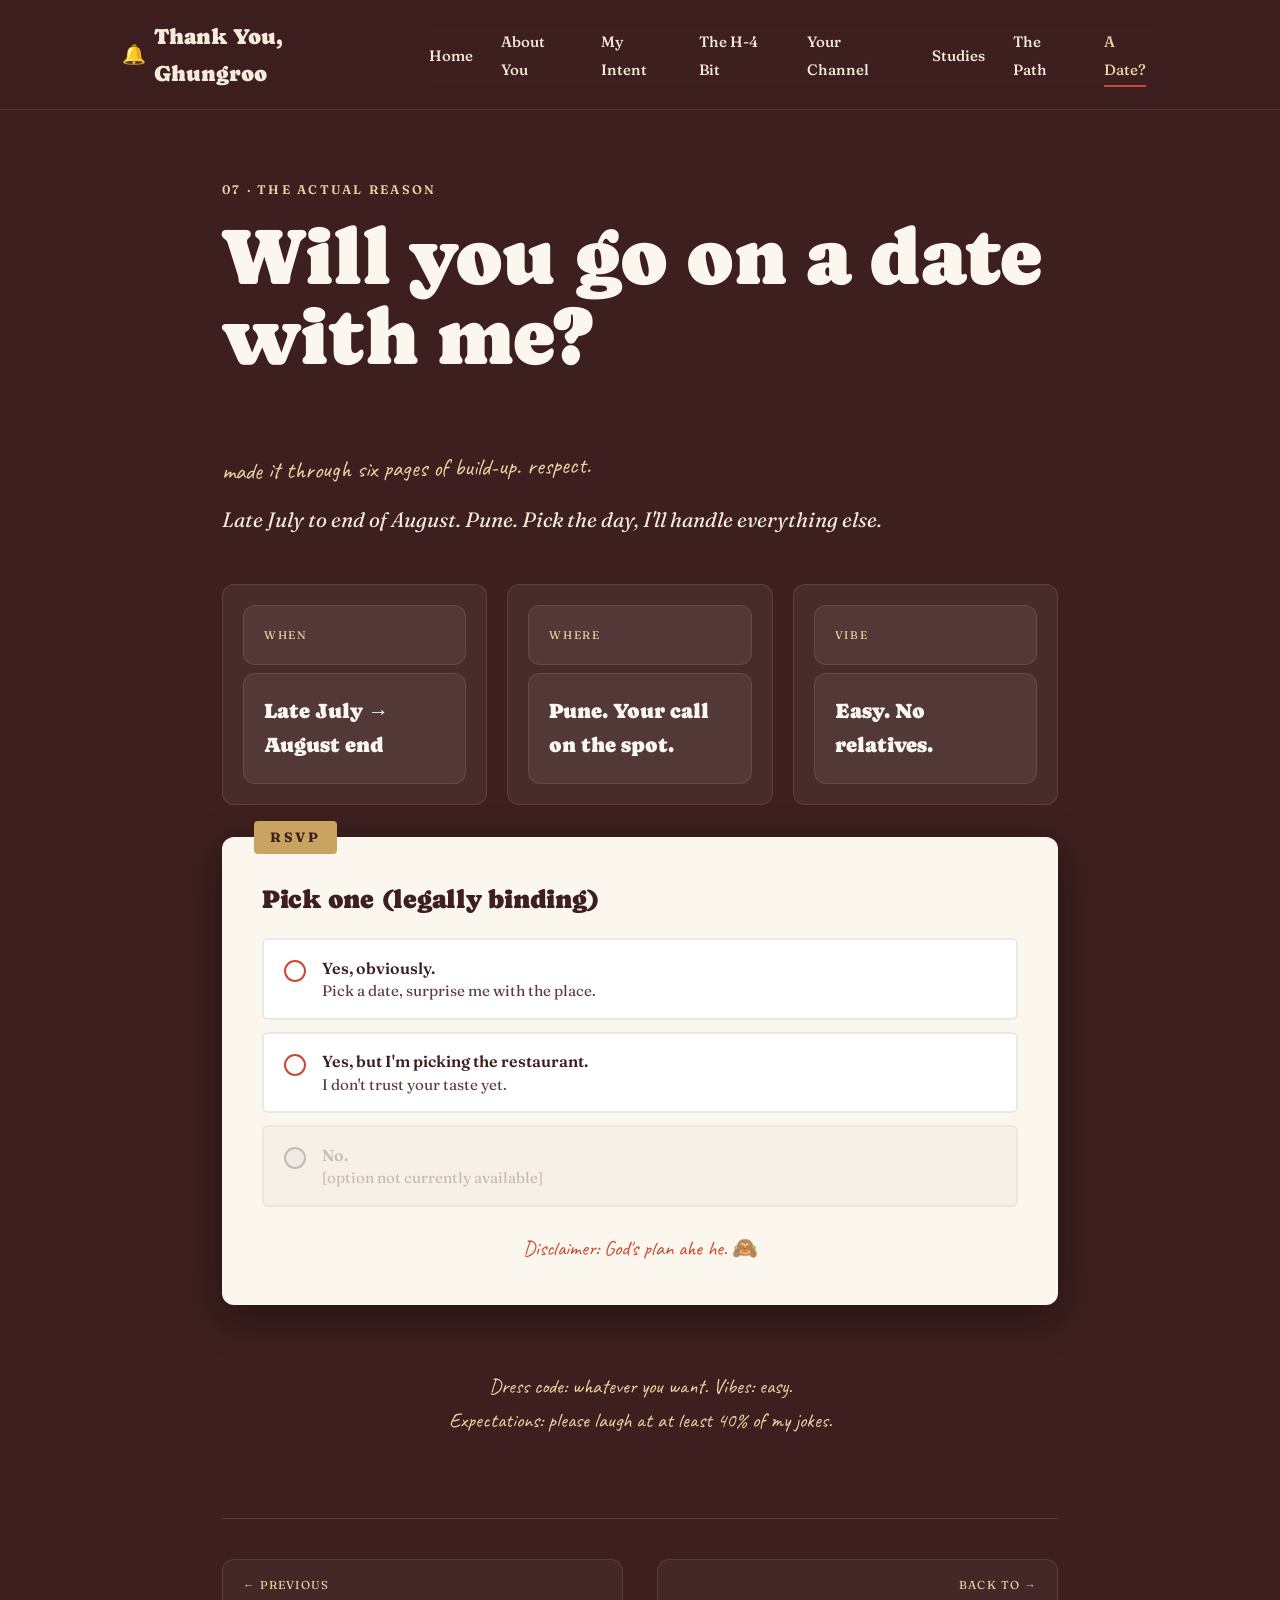
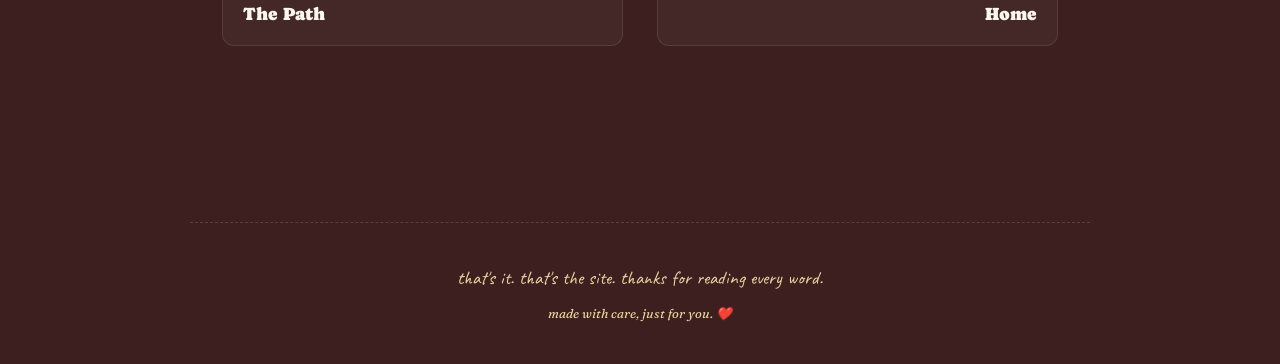
<file: thank-you-ghungroo-site/site/pages/date.html>
<!DOCTYPE html>
<html lang="en">
<head>
  <meta charset="UTF-8" />
  <meta name="viewport" content="width=device-width, initial-scale=1.0" />
  <title>A Date? · Thank You, Ghungroo</title>
  <link rel="preconnect" href="https://fonts.googleapis.com" />
  <link rel="preconnect" href="https://fonts.gstatic.com" crossorigin />
  <link href="https://fonts.googleapis.com/css2?family=Caprasimo&family=Fraunces:opsz,wght@9..144,300;9..144,400;9..144,500;9..144,600&family=Caveat:wght@400;600&display=swap" rel="stylesheet" />
  <link rel="stylesheet" href="../assets/styles.css" />
  <style>
    body {
      background: var(--ink);
      color: var(--paper);
    }
    /* Re-color nav for dark page */
    .nav {
      background: rgba(61, 31, 31, 0.85);
      border-bottom-color: rgba(251, 246, 238, 0.1);
    }
    .nav-logo, .nav-links a { color: var(--paper-warm); }
    .nav-links a.active { color: var(--gold-light); }
    .nav-toggle { color: var(--paper); }
    .nav-links { background: var(--ink); }

    .page { padding-top: 4rem; }

    .eyebrow {
      color: var(--gold-light);
      font-family: var(--font-body);
    }

    h1 {
      color: var(--paper);
      font-size: clamp(2.8rem, 7vw, 5rem);
      line-height: 1;
    }

    .subtitle {
      color: var(--paper-warm);
      font-size: 1.3rem;
    }

    .date-context {
      font-family: var(--font-hand);
      font-size: 1.5rem;
      color: var(--gold-light);
      margin: 3rem 0 1rem;
      transform: rotate(-1deg);
      display: inline-block;
    }

    .rsvp-card {
      background: var(--paper);
      color: var(--ink);
      border-radius: var(--radius);
      padding: 2.5rem;
      margin: 2rem 0 4rem;
      box-shadow: 0 12px 40px rgba(0, 0, 0, 0.4);
      position: relative;
    }

    .rsvp-card::before {
      content: "RSVP";
      position: absolute;
      top: -16px;
      left: 2rem;
      background: var(--gold);
      color: var(--ink);
      font-family: var(--font-body);
      font-weight: 700;
      letter-spacing: 0.2em;
      padding: 0.35rem 1rem;
      border-radius: 4px;
      font-size: 0.85rem;
    }

    .rsvp-card h2 {
      font-family: var(--font-display);
      font-size: 1.6rem;
      margin: 0.5rem 0 1.5rem;
      color: var(--ink);
    }

    .rsvp-option {
      width: 100%;
      display: flex;
      align-items: flex-start;
      gap: 1rem;
      padding: 1.1rem 1.25rem;
      background: white;
      border: 2px solid rgba(61, 31, 31, 0.1);
      border-radius: var(--radius-sm);
      margin-bottom: 0.75rem;
      cursor: pointer;
      transition: all 0.2s ease;
      text-align: left;
      font-family: var(--font-body);
      font-size: 1rem;
      color: var(--ink);
    }

    .rsvp-option:hover {
      border-color: var(--terracotta);
      background: var(--rose-pale);
      transform: translateX(4px);
    }

    .rsvp-option.disabled {
      opacity: 0.45;
      cursor: not-allowed;
      background: #F0EAE0;
    }

    .rsvp-option.disabled:hover {
      transform: none;
      border-color: rgba(61, 31, 31, 0.1);
      background: #F0EAE0;
    }

    .rsvp-option.selected {
      border-color: var(--terracotta);
      background: var(--rose-pale);
      box-shadow: 0 4px 14px rgba(200, 75, 49, 0.2);
    }

    .rsvp-radio {
      width: 22px;
      height: 22px;
      border-radius: 50%;
      border: 2px solid var(--terracotta);
      flex-shrink: 0;
      margin-top: 0.15rem;
      position: relative;
      transition: all 0.2s ease;
    }

    .rsvp-option.selected .rsvp-radio::after {
      content: "";
      position: absolute;
      top: 50%;
      left: 50%;
      transform: translate(-50%, -50%);
      width: 12px;
      height: 12px;
      border-radius: 50%;
      background: var(--terracotta);
    }

    .rsvp-option.disabled .rsvp-radio {
      border-color: var(--ink-muted);
      background: #ddd;
    }

    .rsvp-text strong {
      font-weight: 600;
      color: var(--ink);
      display: block;
      margin-bottom: 0.15rem;
    }

    .rsvp-text span {
      color: var(--ink-soft);
      font-size: 0.95rem;
    }

    .rsvp-option.disabled .rsvp-text strong,
    .rsvp-option.disabled .rsvp-text span {
      color: var(--ink-muted);
    }

    .rsvp-foot {
      margin-top: 1.5rem;
      font-family: var(--font-hand);
      font-size: 1.3rem;
      color: var(--terracotta);
      text-align: center;
    }

    .response {
      display: none;
      margin-top: 2rem;
      padding: 1.5rem;
      background: var(--sage);
      color: var(--paper);
      border-radius: var(--radius);
      font-family: var(--font-display);
      font-size: 1.4rem;
      text-align: center;
      animation: fadeUp 0.5s ease-out;
    }
    .response.show { display: block; }
    .response .small {
      font-family: var(--font-hand);
      font-size: 1.1rem;
      margin-top: 0.5rem;
      display: block;
    }

    .date-info {
      display: grid;
      grid-template-columns: repeat(3, 1fr);
      gap: 1.25rem;
      margin: 3rem 0 2rem;
    }

    .date-info div {
      background: rgba(251, 246, 238, 0.06);
      border: 1px solid rgba(251, 246, 238, 0.1);
      border-radius: var(--radius);
      padding: 1.25rem;
    }

    .date-info .key {
      font-family: var(--font-body);
      text-transform: uppercase;
      letter-spacing: 0.15em;
      font-size: 0.7rem;
      color: var(--gold-light);
      margin-bottom: 0.5rem;
    }

    .date-info .val {
      font-family: var(--font-display);
      font-size: 1.3rem;
      color: var(--paper);
    }

    .foot { color: var(--paper-warm); border-color: rgba(251, 246, 238, 0.15); }
    .foot p { color: var(--gold-light); }

    .page-nav { border-color: rgba(251, 246, 238, 0.15); }
    .page-nav a {
      background: rgba(251, 246, 238, 0.04);
      color: var(--paper-warm);
      border-color: rgba(251, 246, 238, 0.1);
    }
    .page-nav .dir { color: var(--gold-light); }
    .page-nav .title { color: var(--paper); }
    .page-nav a:hover {
      background: rgba(200, 75, 49, 0.15);
      border-color: var(--terracotta);
      color: var(--paper);
    }

    @media (max-width: 768px) {
      .date-info { grid-template-columns: 1fr; }
    }
  </style>
</head>
<body>

  <nav class="nav">
    <div class="nav-inner">
      <a href="../index.html" class="nav-logo">
        <span class="bell">🔔</span>
        <span>Thank You, Ghungroo</span>
      </a>
      <button class="nav-toggle" aria-label="Toggle menu">☰</button>
      <ul class="nav-links">
        <li><a href="../index.html">Home</a></li>
        <li><a href="about-you.html">About You</a></li>
        <li><a href="my-intent.html">My Intent</a></li>
        <li><a href="visa.html">The H-4 Bit</a></li>
        <li><a href="your-channel.html">Your Channel</a></li>
        <li><a href="studies.html">Studies</a></li>
        <li><a href="the-path.html">The Path</a></li>
        <li><a href="date.html">A Date?</a></li>
      </ul>
    </div>
  </nav>

  <article class="page">
    <span class="eyebrow">07 · The Actual Reason</span>
    <h1>Will you go on a date with me?</h1>

    <span class="date-context">made it through six pages of build-up. respect.</span>
    <p class="subtitle">
      Late July to end of August. Pune. Pick the day, I'll handle everything else.
    </p>

    <div class="date-info">
      <div>
        <div class="key">When</div>
        <div class="val">Late July → August end</div>
      </div>
      <div>
        <div class="key">Where</div>
        <div class="val">Pune. Your call on the spot.</div>
      </div>
      <div>
        <div class="key">Vibe</div>
        <div class="val">Easy. No relatives.</div>
      </div>
    </div>

    <div class="rsvp-card">
      <h2>Pick one (legally binding)</h2>

      <button class="rsvp-option" data-response="yes">
        <span class="rsvp-radio"></span>
        <span class="rsvp-text">
          <strong>Yes, obviously.</strong>
          <span>Pick a date, surprise me with the place.</span>
        </span>
      </button>

      <button class="rsvp-option" data-response="yes-picky">
        <span class="rsvp-radio"></span>
        <span class="rsvp-text">
          <strong>Yes, but I'm picking the restaurant.</strong>
          <span>I don't trust your taste yet.</span>
        </span>
      </button>

      <button class="rsvp-option disabled" disabled>
        <span class="rsvp-radio"></span>
        <span class="rsvp-text">
          <strong>No.</strong>
          <span>[option not currently available]</span>
        </span>
      </button>

      <div class="rsvp-foot">Disclaimer: God's plan ahe he. 🙈</div>

      <div class="response" id="response">
        <span id="response-text"></span>
        <span class="small">screenshot karun whatsapp kar 😬</span>
      </div>
    </div>

    <p style="font-family: var(--font-hand); font-size: 1.3rem; color: var(--gold-light); text-align: center;">
      Dress code: whatever you want. Vibes: easy.<br/>
      Expectations: please laugh at at least 40% of my jokes.
    </p>

    <nav class="page-nav">
      <a href="the-path.html" class="prev">
        <span class="dir">← previous</span>
        <span class="title">The Path</span>
      </a>
      <a href="../index.html" class="next">
        <span class="dir">back to →</span>
        <span class="title">Home</span>
      </a>
    </nav>
  </article>

  <footer class="foot">
    <p>that's it. that's the site. thanks for reading every word.</p>
    <p class="small">made with care, just for you. ❤️</p>
  </footer>

  <script src="../assets/script.js"></script>
  <script>
    // Interactive RSVP
    const options = document.querySelectorAll(".rsvp-option:not(.disabled)");
    const response = document.getElementById("response");
    const responseText = document.getElementById("response-text");

    const responses = {
      "yes": "Yes received. Day mhntelis ki ticket book karto. 🥹",
      "yes-picky": "Noted: I bring the company, you bring the menu. Done deal. 🤝"
    };

    options.forEach((opt) => {
      opt.addEventListener("click", () => {
        options.forEach((o) => o.classList.remove("selected"));
        opt.classList.add("selected");
        const r = opt.dataset.response;
        responseText.textContent = responses[r];
        response.classList.add("show");
      });
    });
  </script>
</body>
</html>
</file>
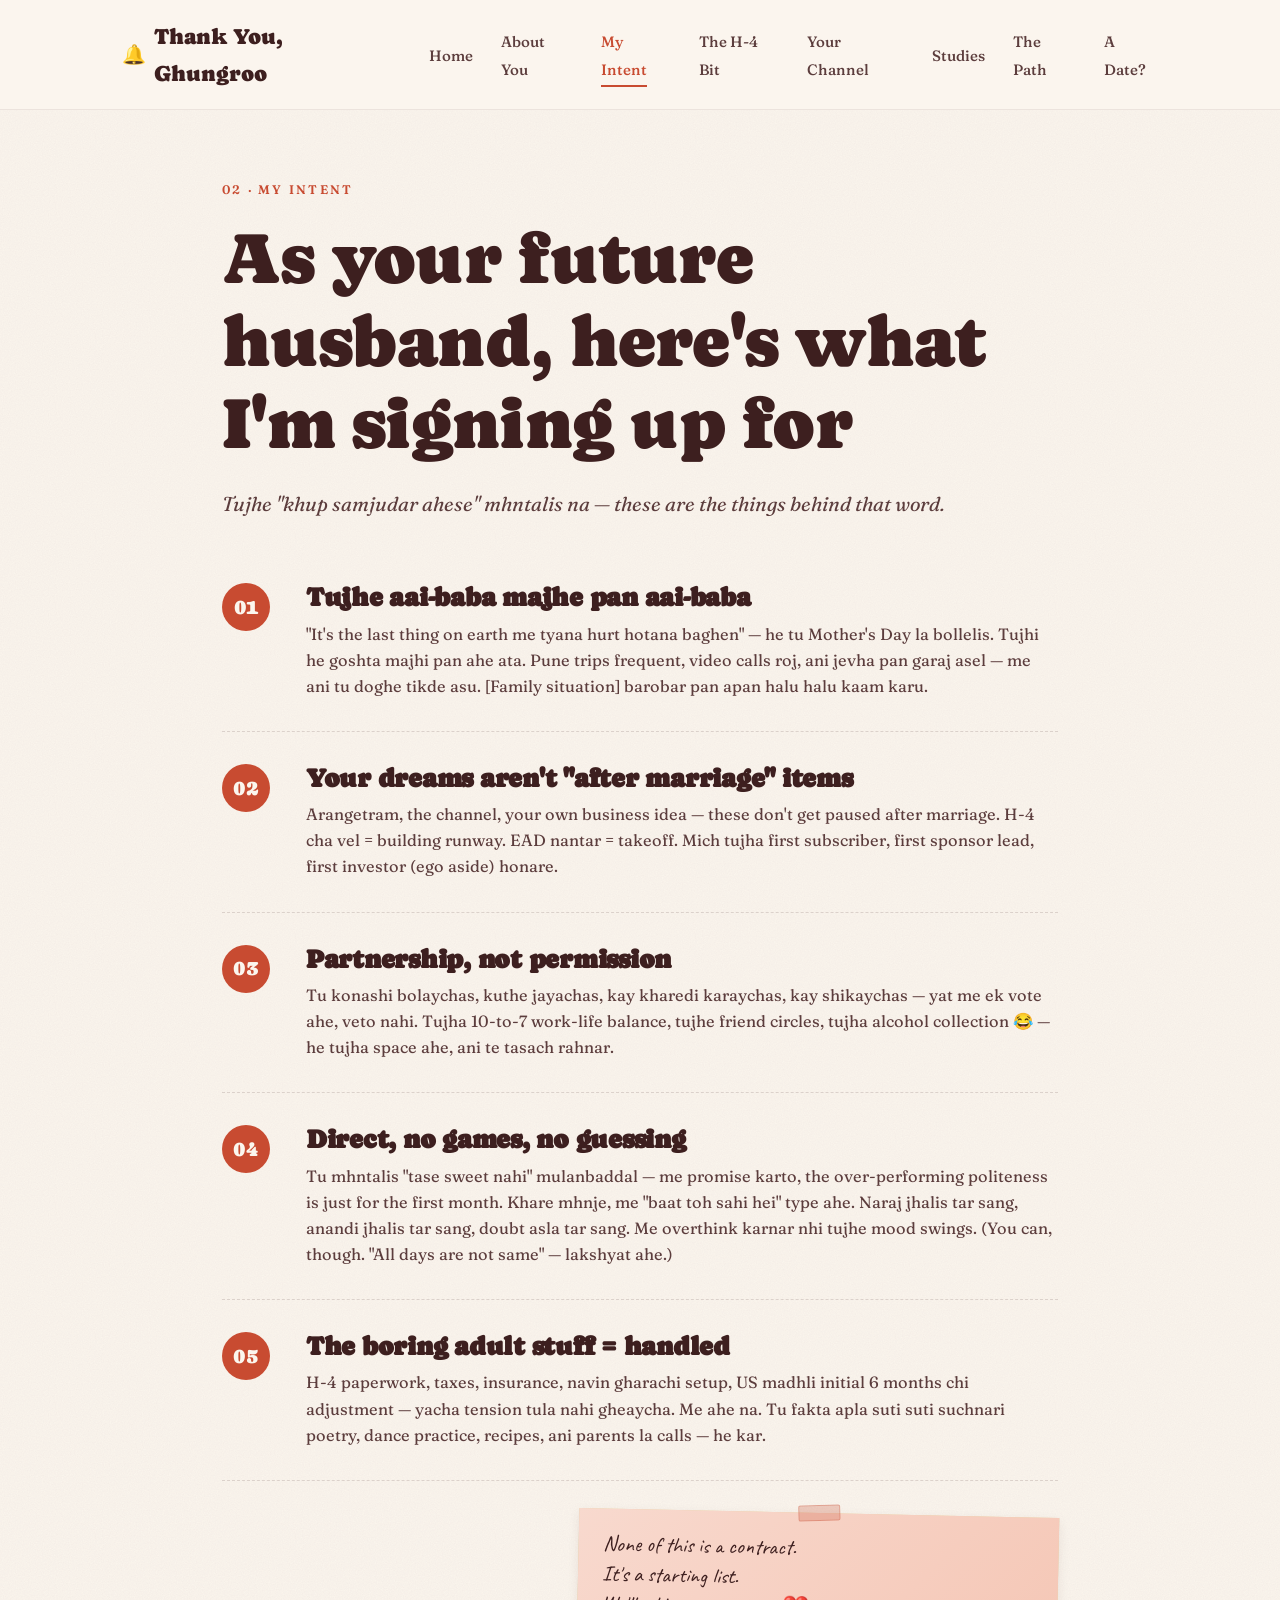
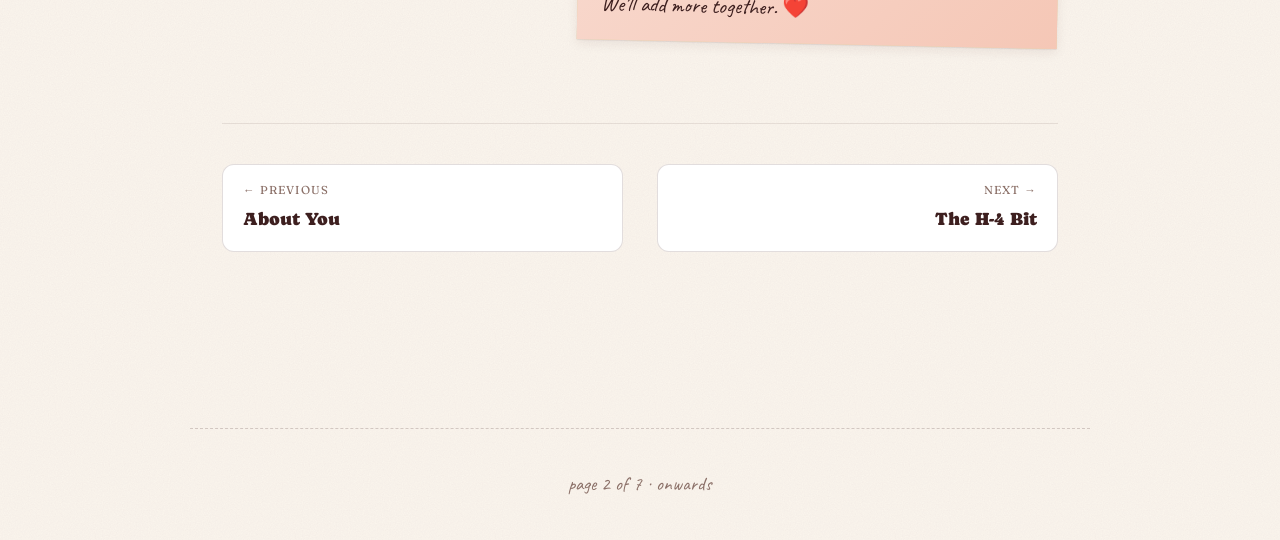
<file: thank-you-ghungroo-site/site/pages/my-intent.html>
<!DOCTYPE html>
<html lang="en">
<head>
  <meta charset="UTF-8" />
  <meta name="viewport" content="width=device-width, initial-scale=1.0" />
  <title>My Intent · Thank You, Ghungroo</title>
  <link rel="preconnect" href="https://fonts.googleapis.com" />
  <link rel="preconnect" href="https://fonts.gstatic.com" crossorigin />
  <link href="https://fonts.googleapis.com/css2?family=Caprasimo&family=Fraunces:opsz,wght@9..144,300;9..144,400;9..144,500;9..144,600&family=Caveat:wght@400;600&display=swap" rel="stylesheet" />
  <link rel="stylesheet" href="../assets/styles.css" />
  <style>
    .promise {
      display: grid;
      grid-template-columns: 60px 1fr;
      gap: 1.5rem;
      padding: 2rem 0;
      border-bottom: 1px dashed rgba(61, 31, 31, 0.15);
    }
    .promise:last-child { border-bottom: none; }
    .promise-num {
      width: 48px;
      height: 48px;
      border-radius: 50%;
      background: var(--terracotta);
      color: var(--paper);
      font-family: var(--font-display);
      font-size: 1.3rem;
      display: flex;
      align-items: center;
      justify-content: center;
    }
    .promise h3 {
      font-family: var(--font-display);
      font-size: 1.6rem;
      margin: 0 0 0.5rem;
      color: var(--ink);
    }
    .promise p {
      color: var(--ink-soft);
      font-size: 1.02rem;
      line-height: 1.6;
      margin: 0;
    }
    @media (max-width: 640px) {
      .promise { grid-template-columns: 1fr; gap: 0.5rem; }
      .promise-num { margin-bottom: 0.5rem; }
    }
  </style>
</head>
<body>

  <nav class="nav">
    <div class="nav-inner">
      <a href="../index.html" class="nav-logo">
        <span class="bell">🔔</span>
        <span>Thank You, Ghungroo</span>
      </a>
      <button class="nav-toggle" aria-label="Toggle menu">☰</button>
      <ul class="nav-links">
        <li><a href="../index.html">Home</a></li>
        <li><a href="about-you.html">About You</a></li>
        <li><a href="my-intent.html">My Intent</a></li>
        <li><a href="visa.html">The H-4 Bit</a></li>
        <li><a href="your-channel.html">Your Channel</a></li>
        <li><a href="studies.html">Studies</a></li>
        <li><a href="the-path.html">The Path</a></li>
        <li><a href="date.html">A Date?</a></li>
      </ul>
    </div>
  </nav>

  <article class="page">
    <span class="eyebrow">02 · My Intent</span>
    <h1>As your future husband, here's what I'm signing up for</h1>
    <p class="subtitle">
      Tujhe "khup samjudar ahese" mhntalis na — these are the things behind that word.
    </p>

    <div class="promise">
      <div class="promise-num">01</div>
      <div>
        <h3>Tujhe aai-baba majhe pan aai-baba</h3>
        <p>
          "It's the last thing on earth me tyana hurt hotana baghen" — he tu Mother's Day la bollelis.
          Tujhi he goshta majhi pan ahe ata. Pune trips frequent, video calls roj, ani jevha pan garaj
          asel — me ani tu doghe tikde asu. [Family situation] barobar pan apan halu halu kaam karu.
        </p>
      </div>
    </div>

    <div class="promise">
      <div class="promise-num">02</div>
      <div>
        <h3>Your dreams aren't "after marriage" items</h3>
        <p>
          Arangetram, the channel, your own business idea — these don't get paused after marriage.
          H-4 cha vel = building runway. EAD nantar = takeoff. Mich tujha first subscriber, first sponsor
          lead, first investor (ego aside) honare.
        </p>
      </div>
    </div>

    <div class="promise">
      <div class="promise-num">03</div>
      <div>
        <h3>Partnership, not permission</h3>
        <p>
          Tu konashi bolaychas, kuthe jayachas, kay kharedi karaychas, kay shikaychas — yat me ek vote ahe,
          veto nahi. Tujha 10-to-7 work-life balance, tujhe friend circles, tujha alcohol collection 😂 —
          he tujha space ahe, ani te tasach rahnar.
        </p>
      </div>
    </div>

    <div class="promise">
      <div class="promise-num">04</div>
      <div>
        <h3>Direct, no games, no guessing</h3>
        <p>
          Tu mhntalis "tase sweet nahi" mulanbaddal — me promise karto, the over-performing politeness
          is just for the first month. Khare mhnje, me "baat toh sahi hei" type ahe. Naraj jhalis tar
          sang, anandi jhalis tar sang, doubt asla tar sang. Me overthink karnar nhi tujhe mood swings.
          (You can, though. "All days are not same" — lakshyat ahe.)
        </p>
      </div>
    </div>

    <div class="promise">
      <div class="promise-num">05</div>
      <div>
        <h3>The boring adult stuff = handled</h3>
        <p>
          H-4 paperwork, taxes, insurance, navin gharachi setup, US madhli initial 6 months chi adjustment —
          yacha tension tula nahi gheaycha. Me ahe na. Tu fakta apla suti suti suchnari poetry, dance practice,
          recipes, ani parents la calls — he kar.
        </p>
      </div>
    </div>

    <div class="sticky-note right pink">
      None of this is a contract.<br/>
      It's a starting list.<br/>
      We'll add more together. ❤️
    </div>

    <nav class="page-nav">
      <a href="about-you.html" class="prev">
        <span class="dir">← previous</span>
        <span class="title">About You</span>
      </a>
      <a href="visa.html" class="next">
        <span class="dir">next →</span>
        <span class="title">The H-4 Bit</span>
      </a>
    </nav>
  </article>

  <footer class="foot">
    <p>page 2 of 7 · onwards</p>
  </footer>

  <script src="../assets/script.js"></script>
</body>
</html>
</file>
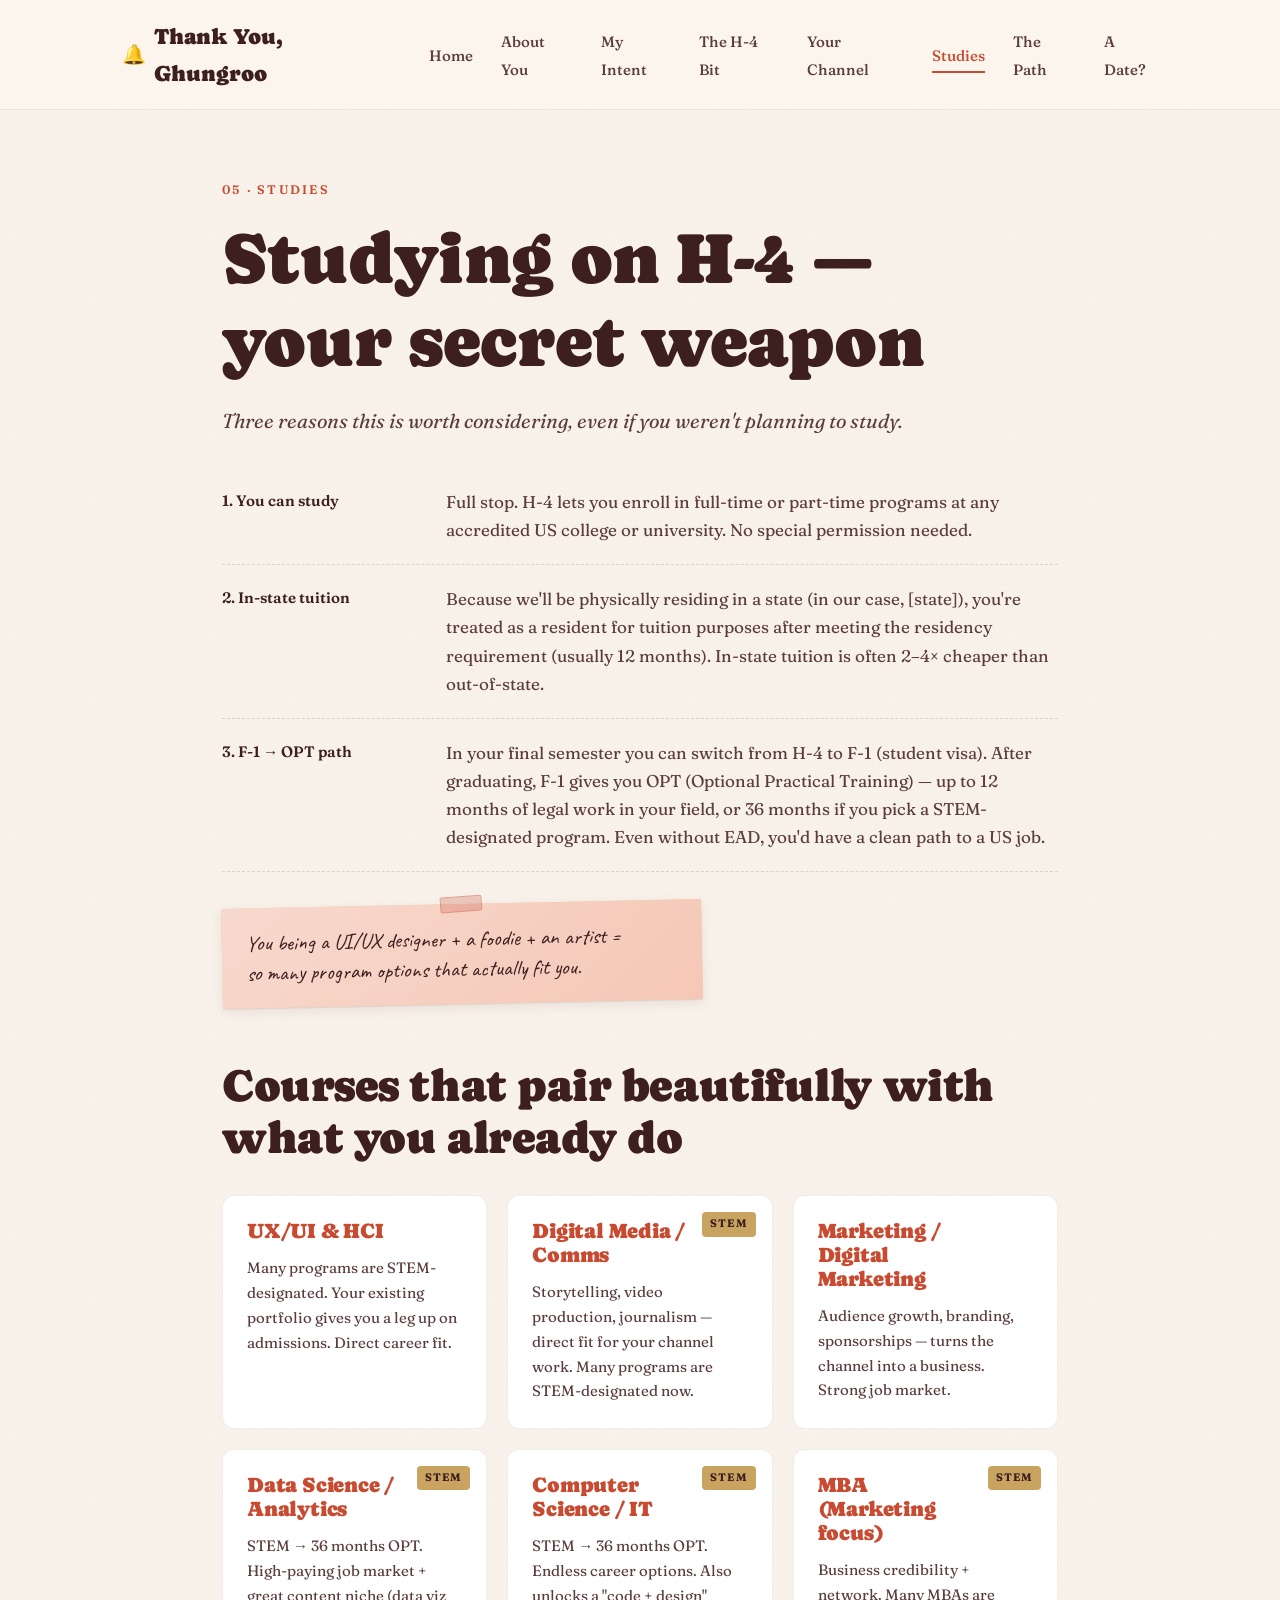
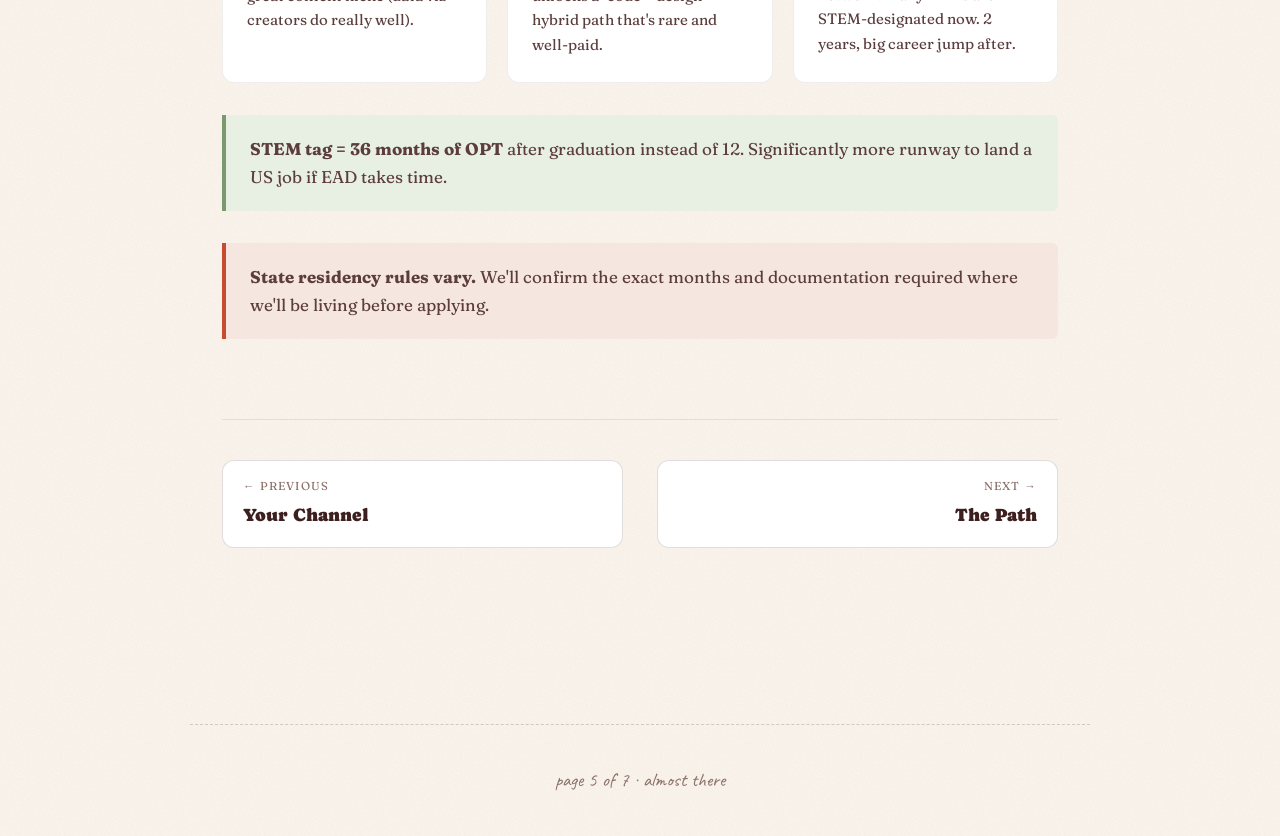
<file: thank-you-ghungroo-site/site/pages/studies.html>
<!DOCTYPE html>
<html lang="en">
<head>
  <meta charset="UTF-8" />
  <meta name="viewport" content="width=device-width, initial-scale=1.0" />
  <title>Studies · Thank You, Ghungroo</title>
  <link rel="preconnect" href="https://fonts.googleapis.com" />
  <link rel="preconnect" href="https://fonts.gstatic.com" crossorigin />
  <link href="https://fonts.googleapis.com/css2?family=Caprasimo&family=Fraunces:opsz,wght@9..144,300;9..144,400;9..144,500;9..144,600&family=Caveat:wght@400;600&display=swap" rel="stylesheet" />
  <link rel="stylesheet" href="../assets/styles.css" />
  <style>
    .course-card {
      background: white;
      border: 1px solid rgba(61, 31, 31, 0.08);
      border-radius: var(--radius);
      padding: 1.5rem;
      position: relative;
      transition: all 0.2s ease;
    }
    .course-card:hover {
      transform: translateY(-3px);
      box-shadow: 0 6px 20px var(--shadow);
    }
    .course-card.stem::before {
      content: "STEM";
      position: absolute;
      top: 1rem;
      right: 1rem;
      background: var(--gold);
      color: var(--ink);
      font-family: var(--font-body);
      font-size: 0.68rem;
      font-weight: 700;
      letter-spacing: 0.1em;
      padding: 0.2rem 0.5rem;
      border-radius: 4px;
    }
    .course-card h3 {
      color: var(--terracotta);
      margin-top: 0;
      font-family: var(--font-display);
      font-weight: 400;
      font-size: 1.3rem;
      padding-right: 3.2rem;
    }
    .course-card p {
      margin-bottom: 0;
      font-size: 0.94rem;
    }
  </style>
</head>
<body>

  <nav class="nav">
    <div class="nav-inner">
      <a href="../index.html" class="nav-logo">
        <span class="bell">🔔</span>
        <span>Thank You, Ghungroo</span>
      </a>
      <button class="nav-toggle" aria-label="Toggle menu">☰</button>
      <ul class="nav-links">
        <li><a href="../index.html">Home</a></li>
        <li><a href="about-you.html">About You</a></li>
        <li><a href="my-intent.html">My Intent</a></li>
        <li><a href="visa.html">The H-4 Bit</a></li>
        <li><a href="your-channel.html">Your Channel</a></li>
        <li><a href="studies.html">Studies</a></li>
        <li><a href="the-path.html">The Path</a></li>
        <li><a href="date.html">A Date?</a></li>
      </ul>
    </div>
  </nav>

  <article class="page">
    <span class="eyebrow">05 · Studies</span>
    <h1>Studying on H-4 — your secret weapon</h1>
    <p class="subtitle">
      Three reasons this is worth considering, even if you weren't planning to study.
    </p>

    <div class="info-row">
      <div class="label">1. You can study</div>
      <div class="value">
        Full stop. H-4 lets you enroll in full-time or part-time programs at any accredited US college or university. No special permission needed.
      </div>
    </div>
    <div class="info-row">
      <div class="label">2. In-state tuition</div>
      <div class="value">
        Because we'll be physically residing in a state (in our case, [state]), you're treated as a resident for tuition purposes after meeting the residency requirement (usually 12 months). In-state tuition is often 2–4× cheaper than out-of-state.
      </div>
    </div>
    <div class="info-row">
      <div class="label">3. F-1 → OPT path</div>
      <div class="value">
        In your final semester you can switch from H-4 to F-1 (student visa). After graduating, F-1 gives you OPT (Optional Practical Training) — up to 12 months of legal work in your field, or 36 months if you pick a STEM-designated program. Even without EAD, you'd have a clean path to a US job.
      </div>
    </div>

    <div class="sticky-note pink">
      You being a UI/UX designer + a foodie + an artist =<br/>
      so many program options that actually fit you.
    </div>

    <h2>Courses that pair beautifully with what you already do</h2>
    <div class="card-grid cols-3">
      <div class="course-card">
        <h3>UX/UI & HCI</h3>
        <p>Many programs are STEM-designated. Your existing portfolio gives you a leg up on admissions. Direct career fit.</p>
      </div>
      <div class="course-card stem">
        <h3>Digital Media / Comms</h3>
        <p>Storytelling, video production, journalism — direct fit for your channel work. Many programs are STEM-designated now.</p>
      </div>
      <div class="course-card">
        <h3>Marketing / Digital Marketing</h3>
        <p>Audience growth, branding, sponsorships — turns the channel into a business. Strong job market.</p>
      </div>
      <div class="course-card stem">
        <h3>Data Science / Analytics</h3>
        <p>STEM → 36 months OPT. High-paying job market + great content niche (data viz creators do really well).</p>
      </div>
      <div class="course-card stem">
        <h3>Computer Science / IT</h3>
        <p>STEM → 36 months OPT. Endless career options. Also unlocks a "code + design" hybrid path that's rare and well-paid.</p>
      </div>
      <div class="course-card stem">
        <h3>MBA (Marketing focus)</h3>
        <p>Business credibility + network. Many MBAs are STEM-designated now. 2 years, big career jump after.</p>
      </div>
    </div>

    <div class="callout sage">
      <p>
        <strong>STEM tag = 36 months of OPT</strong> after graduation instead of 12. Significantly more runway to land a US job if EAD takes time.
      </p>
    </div>

    <div class="callout">
      <p>
        <strong>State residency rules vary.</strong> We'll confirm the exact months and documentation required where we'll be living before applying.
      </p>
    </div>

    <nav class="page-nav">
      <a href="your-channel.html" class="prev">
        <span class="dir">← previous</span>
        <span class="title">Your Channel</span>
      </a>
      <a href="the-path.html" class="next">
        <span class="dir">next →</span>
        <span class="title">The Path</span>
      </a>
    </nav>
  </article>

  <footer class="foot">
    <p>page 5 of 7 · almost there</p>
  </footer>

  <script src="../assets/script.js"></script>
</body>
</html>
</file>
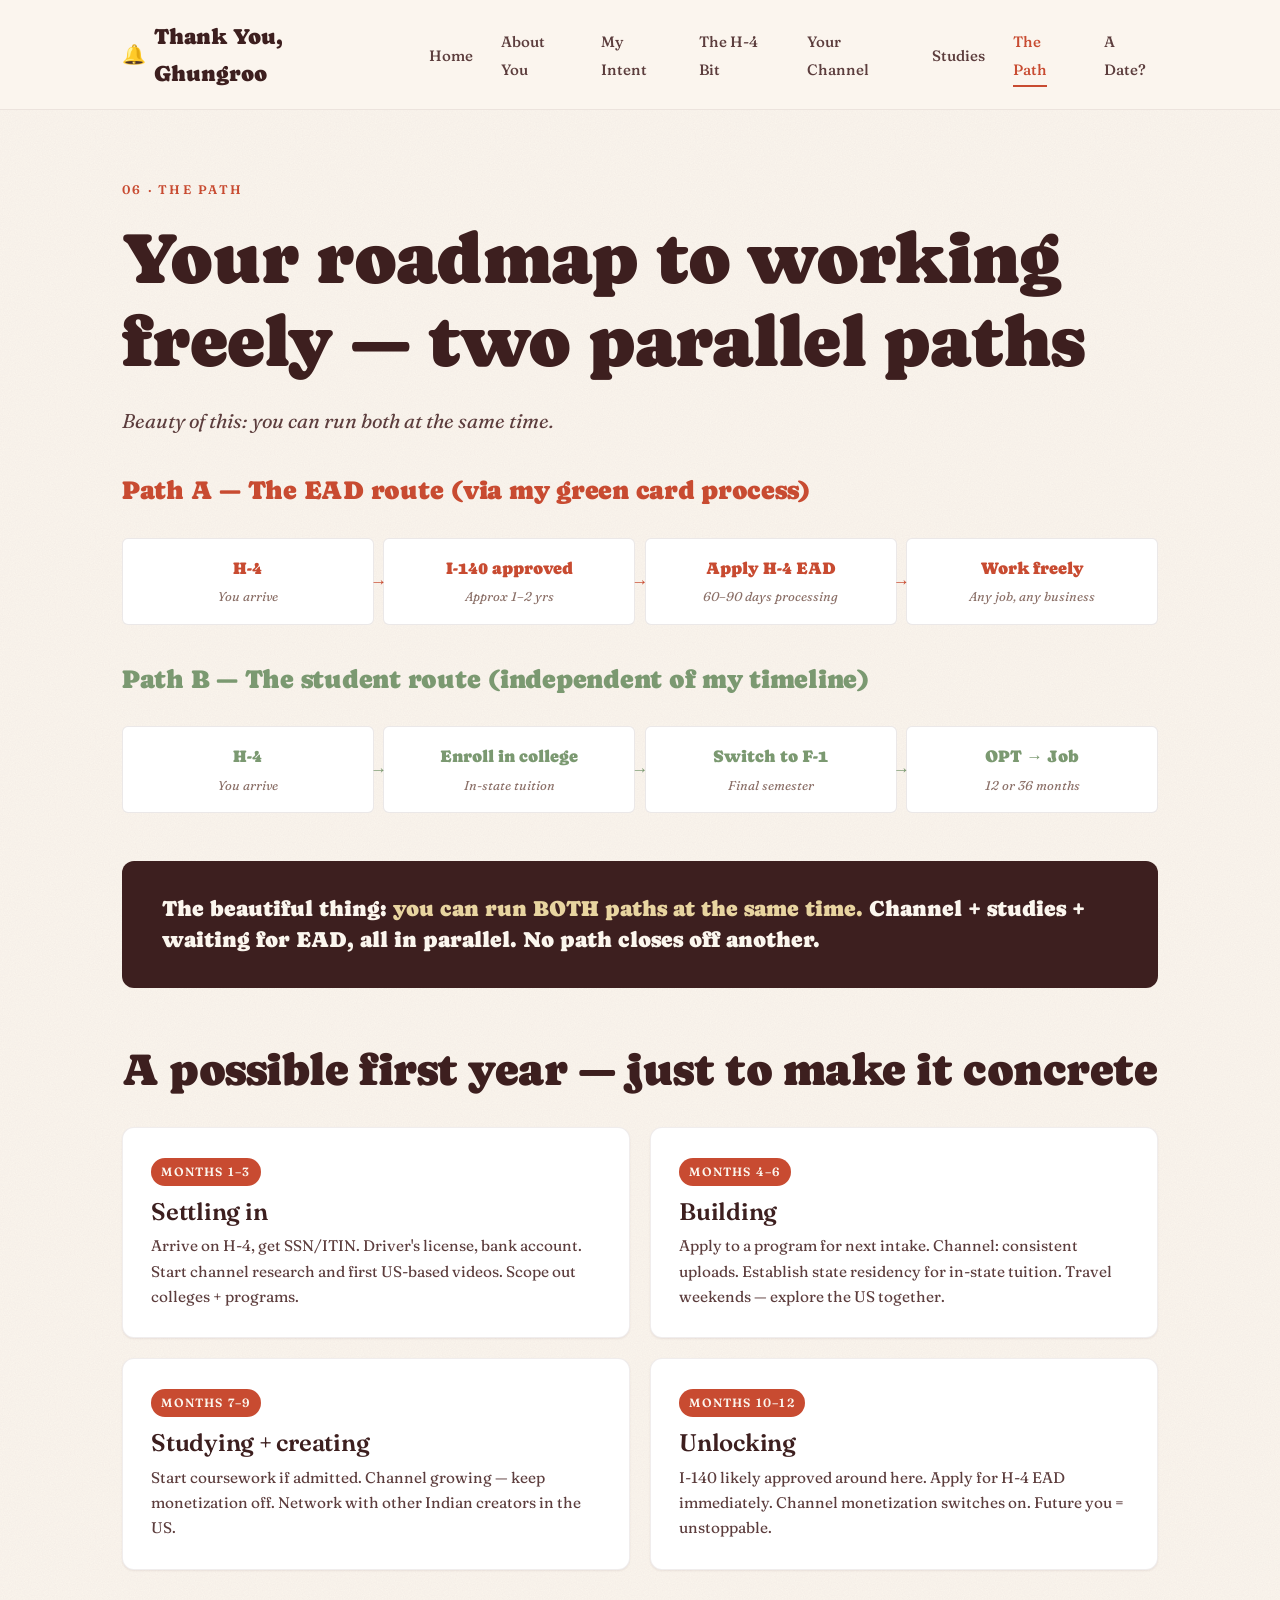
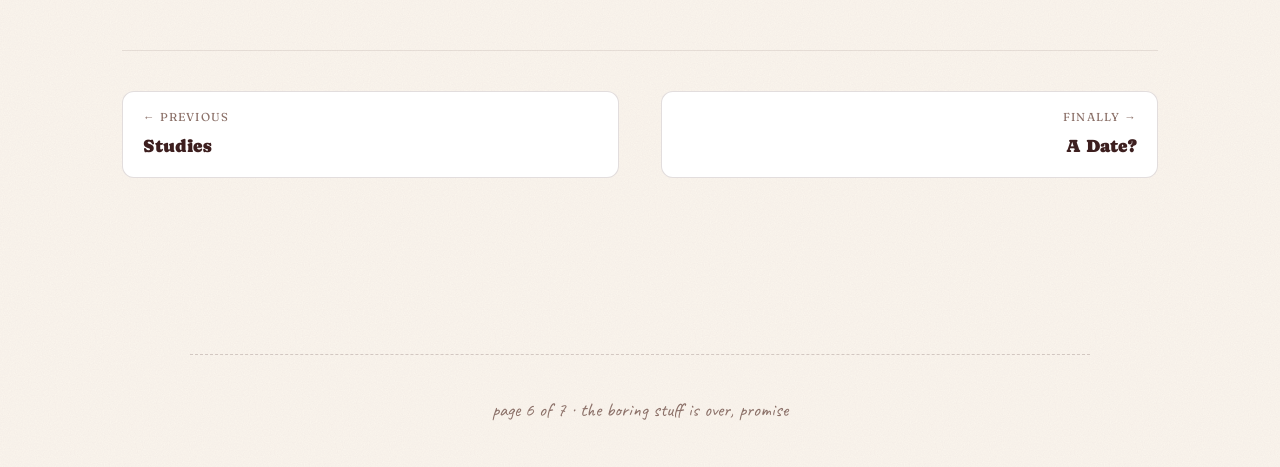
<file: thank-you-ghungroo-site/site/pages/the-path.html>
<!DOCTYPE html>
<html lang="en">
<head>
  <meta charset="UTF-8" />
  <meta name="viewport" content="width=device-width, initial-scale=1.0" />
  <title>The Path · Thank You, Ghungroo</title>
  <link rel="preconnect" href="https://fonts.googleapis.com" />
  <link rel="preconnect" href="https://fonts.gstatic.com" crossorigin />
  <link href="https://fonts.googleapis.com/css2?family=Caprasimo&family=Fraunces:opsz,wght@9..144,300;9..144,400;9..144,500;9..144,600&family=Caveat:wght@400;600&display=swap" rel="stylesheet" />
  <link rel="stylesheet" href="../assets/styles.css" />
  <style>
    .path-block {
      margin: 2.5rem 0;
    }
    .path-block h3 {
      font-family: var(--font-display);
      font-weight: 400;
      font-size: 1.6rem;
      margin-bottom: 1.25rem;
    }
    .path-a h3 { color: var(--terracotta); }
    .path-b h3 { color: var(--sage); }
    .timeline-step.sage .stage { color: var(--sage); }
    .timeline.sage .timeline-step:not(:last-child)::after { color: var(--sage); }
    .summary-card {
      background: var(--ink);
      color: var(--paper);
      padding: 2rem 2.5rem;
      border-radius: var(--radius);
      margin: 3rem 0 0;
      font-family: var(--font-display);
      font-size: 1.4rem;
      line-height: 1.4;
    }
    .summary-card .accent { color: var(--gold-light); }
    .month-pill {
      display: inline-block;
      background: var(--terracotta);
      color: var(--paper);
      font-family: var(--font-body);
      font-weight: 600;
      font-size: 0.75rem;
      letter-spacing: 0.1em;
      text-transform: uppercase;
      padding: 0.25rem 0.65rem;
      border-radius: 999px;
      margin-bottom: 0.75rem;
    }
  </style>
</head>
<body>

  <nav class="nav">
    <div class="nav-inner">
      <a href="../index.html" class="nav-logo">
        <span class="bell">🔔</span>
        <span>Thank You, Ghungroo</span>
      </a>
      <button class="nav-toggle" aria-label="Toggle menu">☰</button>
      <ul class="nav-links">
        <li><a href="../index.html">Home</a></li>
        <li><a href="about-you.html">About You</a></li>
        <li><a href="my-intent.html">My Intent</a></li>
        <li><a href="visa.html">The H-4 Bit</a></li>
        <li><a href="your-channel.html">Your Channel</a></li>
        <li><a href="studies.html">Studies</a></li>
        <li><a href="the-path.html">The Path</a></li>
        <li><a href="date.html">A Date?</a></li>
      </ul>
    </div>
  </nav>

  <article class="page page-wide">
    <span class="eyebrow">06 · The Path</span>
    <h1>Your roadmap to working freely — two parallel paths</h1>
    <p class="subtitle">
      Beauty of this: you can run both at the same time.
    </p>

    <div class="path-block path-a">
      <h3>Path A — The EAD route (via my green card process)</h3>
      <div class="timeline">
        <div class="timeline-step">
          <div class="stage">H-4</div>
          <div class="meta">You arrive</div>
        </div>
        <div class="timeline-step">
          <div class="stage">I-140 approved</div>
          <div class="meta">Approx 1–2 yrs</div>
        </div>
        <div class="timeline-step">
          <div class="stage">Apply H-4 EAD</div>
          <div class="meta">60–90 days processing</div>
        </div>
        <div class="timeline-step">
          <div class="stage">Work freely</div>
          <div class="meta">Any job, any business</div>
        </div>
      </div>
    </div>

    <div class="path-block path-b">
      <h3>Path B — The student route (independent of my timeline)</h3>
      <div class="timeline sage">
        <div class="timeline-step sage">
          <div class="stage">H-4</div>
          <div class="meta">You arrive</div>
        </div>
        <div class="timeline-step sage">
          <div class="stage">Enroll in college</div>
          <div class="meta">In-state tuition</div>
        </div>
        <div class="timeline-step sage">
          <div class="stage">Switch to F-1</div>
          <div class="meta">Final semester</div>
        </div>
        <div class="timeline-step sage">
          <div class="stage">OPT → Job</div>
          <div class="meta">12 or 36 months</div>
        </div>
      </div>
    </div>

    <div class="summary-card">
      The beautiful thing: <span class="accent">you can run BOTH paths at the same time.</span>
      Channel + studies + waiting for EAD, all in parallel. No path closes off another.
    </div>

    <h2>A possible first year — just to make it concrete</h2>

    <div class="card-grid cols-2">
      <div class="card">
        <span class="month-pill">Months 1–3</span>
        <h3>Settling in</h3>
        <p>Arrive on H-4, get SSN/ITIN. Driver's license, bank account. Start channel research and first US-based videos. Scope out colleges + programs.</p>
      </div>
      <div class="card">
        <span class="month-pill">Months 4–6</span>
        <h3>Building</h3>
        <p>Apply to a program for next intake. Channel: consistent uploads. Establish state residency for in-state tuition. Travel weekends — explore the US together.</p>
      </div>
      <div class="card">
        <span class="month-pill">Months 7–9</span>
        <h3>Studying + creating</h3>
        <p>Start coursework if admitted. Channel growing — keep monetization off. Network with other Indian creators in the US.</p>
      </div>
      <div class="card">
        <span class="month-pill">Months 10–12</span>
        <h3>Unlocking</h3>
        <p>I-140 likely approved around here. Apply for H-4 EAD immediately. Channel monetization switches on. Future you = unstoppable.</p>
      </div>
    </div>

    <nav class="page-nav">
      <a href="studies.html" class="prev">
        <span class="dir">← previous</span>
        <span class="title">Studies</span>
      </a>
      <a href="date.html" class="next">
        <span class="dir">finally →</span>
        <span class="title">A Date?</span>
      </a>
    </nav>
  </article>

  <footer class="foot">
    <p>page 6 of 7 · the boring stuff is over, promise</p>
  </footer>

  <script src="../assets/script.js"></script>
</body>
</html>
</file>
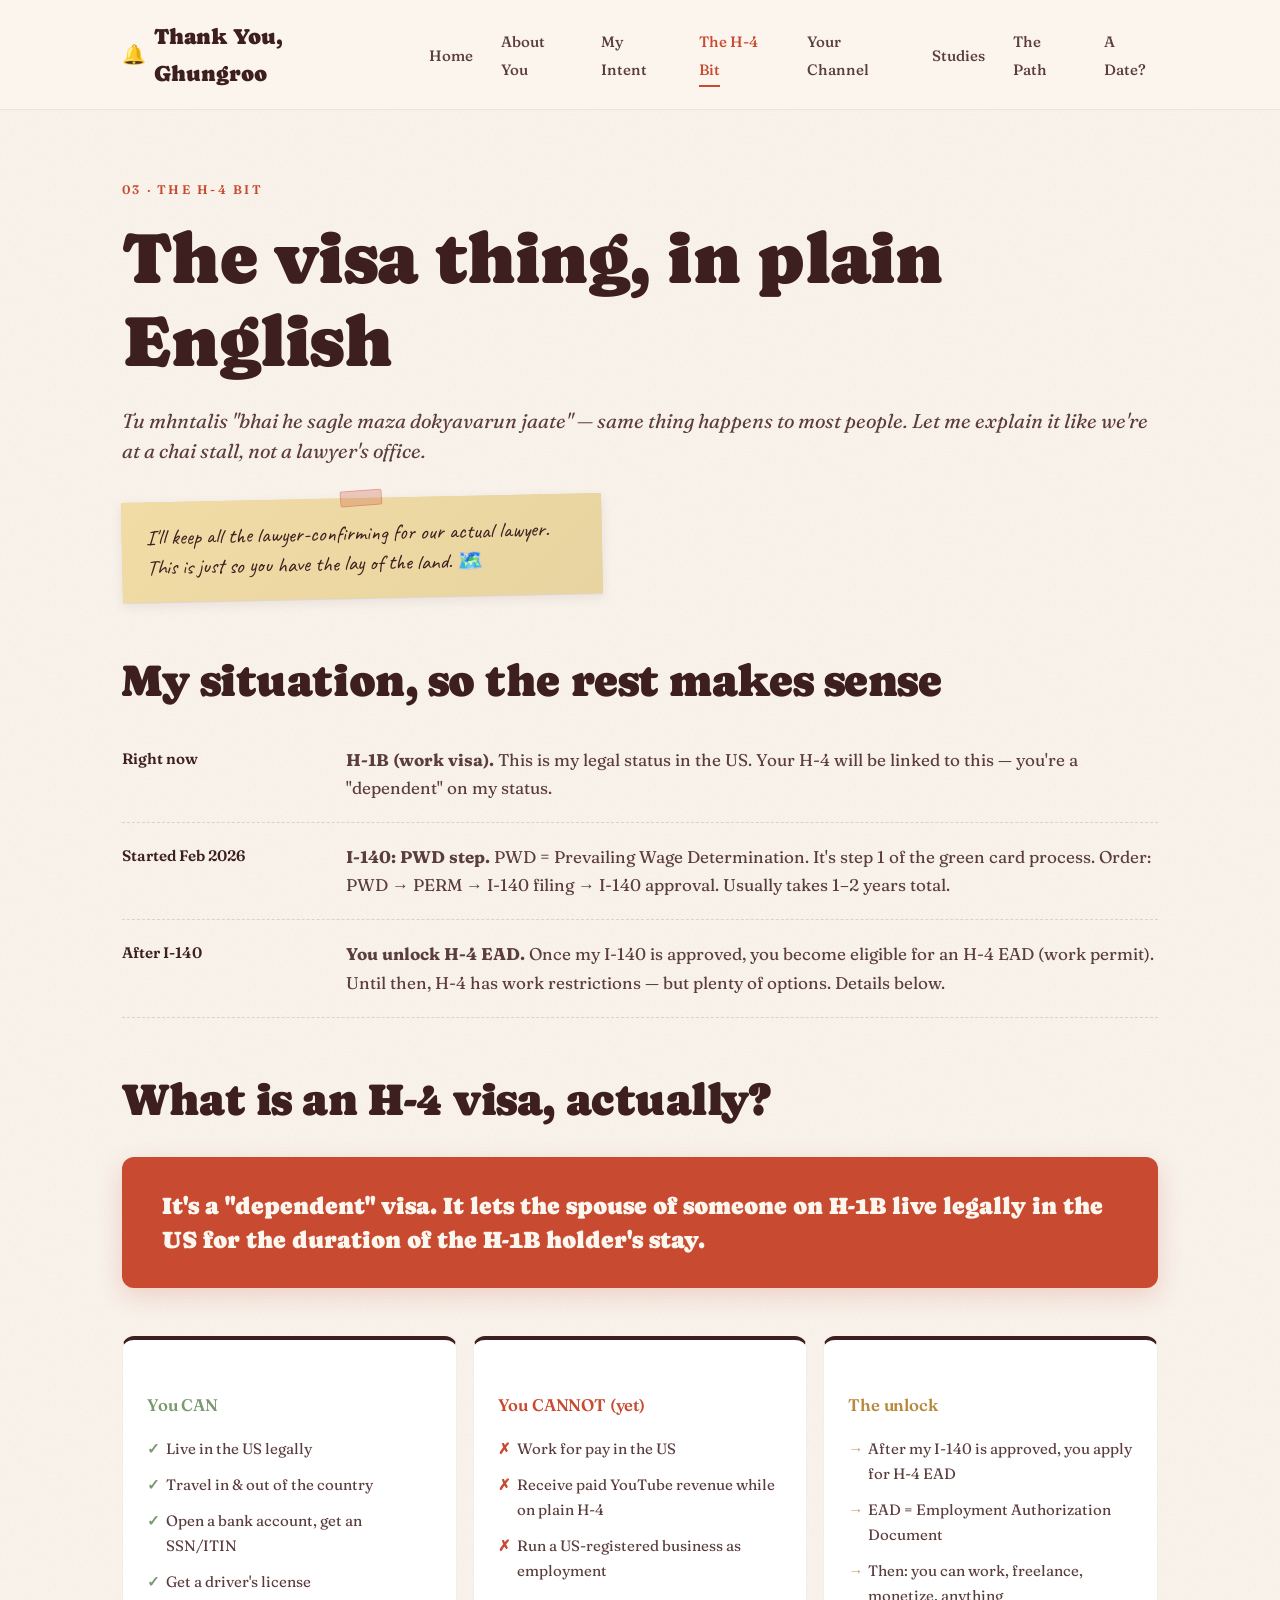
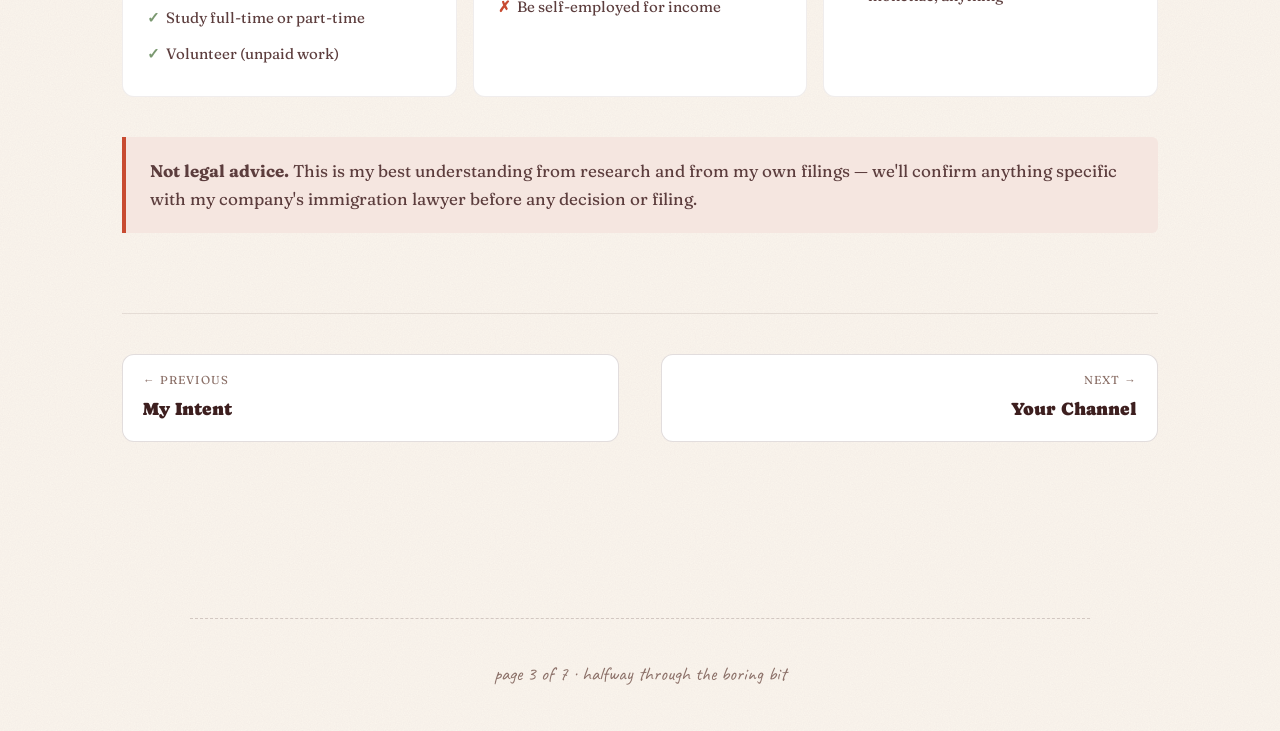
<file: thank-you-ghungroo-site/site/pages/visa.html>
<!DOCTYPE html>
<html lang="en">
<head>
  <meta charset="UTF-8" />
  <meta name="viewport" content="width=device-width, initial-scale=1.0" />
  <title>The H-4 Bit · Thank You, Ghungroo</title>
  <link rel="preconnect" href="https://fonts.googleapis.com" />
  <link rel="preconnect" href="https://fonts.gstatic.com" crossorigin />
  <link href="https://fonts.googleapis.com/css2?family=Caprasimo&family=Fraunces:opsz,wght@9..144,300;9..144,400;9..144,500;9..144,600&family=Caveat:wght@400;600&display=swap" rel="stylesheet" />
  <link rel="stylesheet" href="../assets/styles.css" />
  <style>
    .definition {
      background: var(--terracotta);
      color: var(--paper);
      padding: 2rem 2.5rem;
      border-radius: var(--radius);
      margin: 2rem 0 3rem;
      font-family: var(--font-display);
      font-size: 1.5rem;
      line-height: 1.4;
      box-shadow: 0 8px 24px rgba(200, 75, 49, 0.2);
    }
    .can-cant {
      display: grid;
      grid-template-columns: repeat(3, 1fr);
      gap: 1rem;
      margin: 2.5rem 0;
    }
    .can-cant > div {
      background: white;
      border-radius: var(--radius);
      padding: 1.5rem;
      border: 1px solid rgba(61, 31, 31, 0.08);
      border-top: 4px solid;
    }
    .can { border-top-color: var(--sage); }
    .cant { border-top-color: var(--terracotta); }
    .unlock { border-top-color: var(--gold); }
    .can h3 { color: var(--sage); }
    .cant h3 { color: var(--terracotta); }
    .unlock h3 { color: #B8893D; }
    .can-cant h3 {
      font-family: var(--font-body);
      font-weight: 600;
      font-size: 1.05rem;
      margin-bottom: 1rem;
    }
    .can-cant ul {
      list-style: none;
      padding-left: 0;
    }
    .can-cant li {
      padding: 0.35rem 0 0.35rem 1.2rem;
      position: relative;
      font-size: 0.94rem;
      color: var(--ink-soft);
    }
    .can li::before { content: "✓"; position: absolute; left: 0; color: var(--sage); font-weight: bold; }
    .cant li::before { content: "✗"; position: absolute; left: 0; color: var(--terracotta); font-weight: bold; }
    .unlock li::before { content: "→"; position: absolute; left: 0; color: var(--gold); font-weight: bold; }
    @media (max-width: 768px) {
      .can-cant { grid-template-columns: 1fr; }
    }
  </style>
</head>
<body>

  <nav class="nav">
    <div class="nav-inner">
      <a href="../index.html" class="nav-logo">
        <span class="bell">🔔</span>
        <span>Thank You, Ghungroo</span>
      </a>
      <button class="nav-toggle" aria-label="Toggle menu">☰</button>
      <ul class="nav-links">
        <li><a href="../index.html">Home</a></li>
        <li><a href="about-you.html">About You</a></li>
        <li><a href="my-intent.html">My Intent</a></li>
        <li><a href="visa.html">The H-4 Bit</a></li>
        <li><a href="your-channel.html">Your Channel</a></li>
        <li><a href="studies.html">Studies</a></li>
        <li><a href="the-path.html">The Path</a></li>
        <li><a href="date.html">A Date?</a></li>
      </ul>
    </div>
  </nav>

  <article class="page page-wide">
    <span class="eyebrow">03 · The H-4 Bit</span>
    <h1>The visa thing, in plain English</h1>
    <p class="subtitle">
      Tu mhntalis "bhai he sagle maza dokyavarun jaate" — same thing happens to most people.
      Let me explain it like we're at a chai stall, not a lawyer's office.
    </p>

    <div class="sticky-note">
      I'll keep all the lawyer-confirming for our actual lawyer.<br/>
      This is just so you have the lay of the land. 🗺️
    </div>

    <h2>My situation, so the rest makes sense</h2>

    <div class="info-row">
      <div class="label">Right now</div>
      <div class="value">
        <strong>H-1B (work visa).</strong> This is my legal status in the US. Your H-4 will be linked to this — you're a "dependent" on my status.
      </div>
    </div>
    <div class="info-row">
      <div class="label">Started Feb 2026</div>
      <div class="value">
        <strong>I-140: PWD step.</strong> PWD = Prevailing Wage Determination. It's step 1 of the green card process.
        Order: PWD → PERM → I-140 filing → I-140 approval. Usually takes 1–2 years total.
      </div>
    </div>
    <div class="info-row">
      <div class="label">After I-140</div>
      <div class="value">
        <strong>You unlock H-4 EAD.</strong> Once my I-140 is approved, you become eligible for an H-4 EAD (work permit).
        Until then, H-4 has work restrictions — but plenty of options. Details below.
      </div>
    </div>

    <h2>What is an H-4 visa, actually?</h2>

    <div class="definition">
      It's a "dependent" visa. It lets the spouse of someone on H-1B live legally in the US
      for the duration of the H-1B holder's stay.
    </div>

    <div class="can-cant">
      <div class="can">
        <h3>You CAN</h3>
        <ul>
          <li>Live in the US legally</li>
          <li>Travel in & out of the country</li>
          <li>Open a bank account, get an SSN/ITIN</li>
          <li>Get a driver's license</li>
          <li>Study full-time or part-time</li>
          <li>Volunteer (unpaid work)</li>
        </ul>
      </div>
      <div class="cant">
        <h3>You CANNOT (yet)</h3>
        <ul>
          <li>Work for pay in the US</li>
          <li>Receive paid YouTube revenue while on plain H-4</li>
          <li>Run a US-registered business as employment</li>
          <li>Be self-employed for income</li>
        </ul>
      </div>
      <div class="unlock">
        <h3>The unlock</h3>
        <ul>
          <li>After my I-140 is approved, you apply for H-4 EAD</li>
          <li>EAD = Employment Authorization Document</li>
          <li>Then: you can work, freelance, monetize, anything</li>
        </ul>
      </div>
    </div>

    <div class="callout">
      <p>
        <strong>Not legal advice.</strong> This is my best understanding from research and from my own filings —
        we'll confirm anything specific with my company's immigration lawyer before any decision or filing.
      </p>
    </div>

    <nav class="page-nav">
      <a href="my-intent.html" class="prev">
        <span class="dir">← previous</span>
        <span class="title">My Intent</span>
      </a>
      <a href="your-channel.html" class="next">
        <span class="dir">next →</span>
        <span class="title">Your Channel</span>
      </a>
    </nav>
  </article>

  <footer class="foot">
    <p>page 3 of 7 · halfway through the boring bit</p>
  </footer>

  <script src="../assets/script.js"></script>
</body>
</html>
</file>
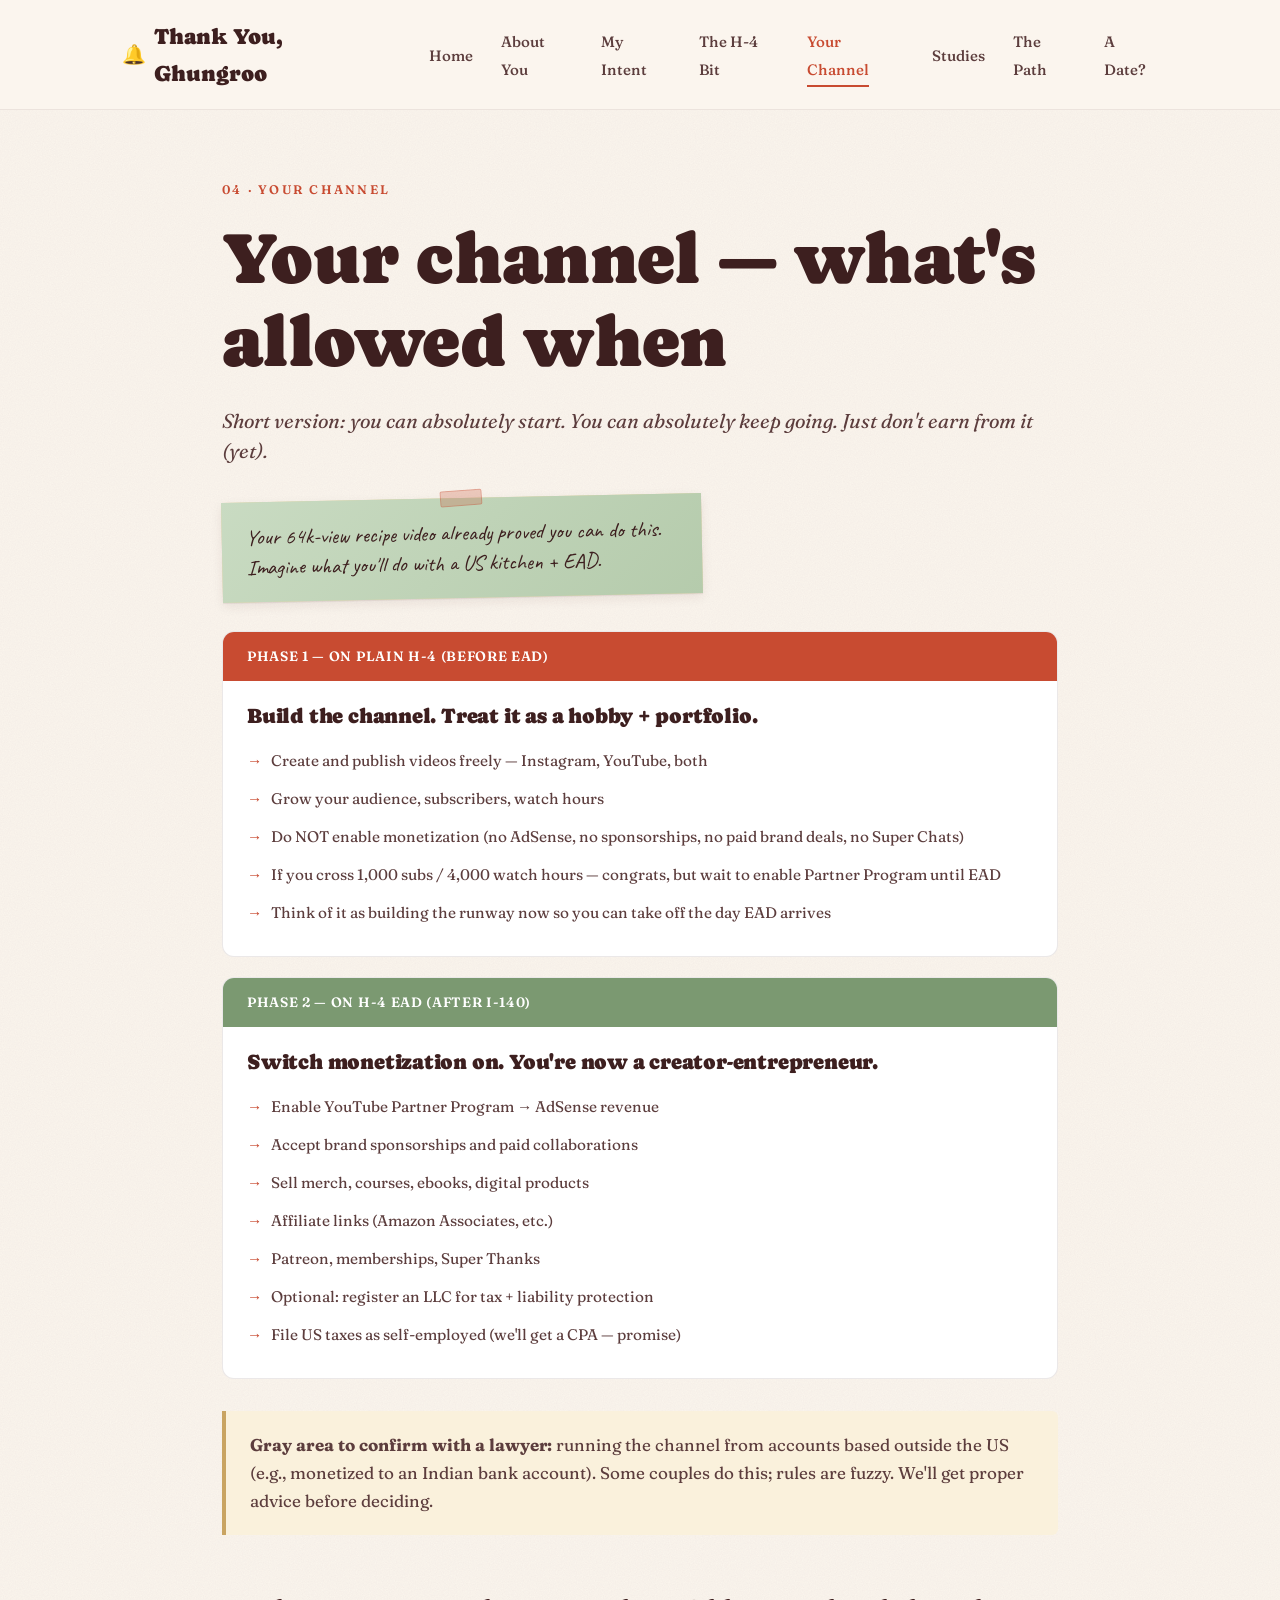
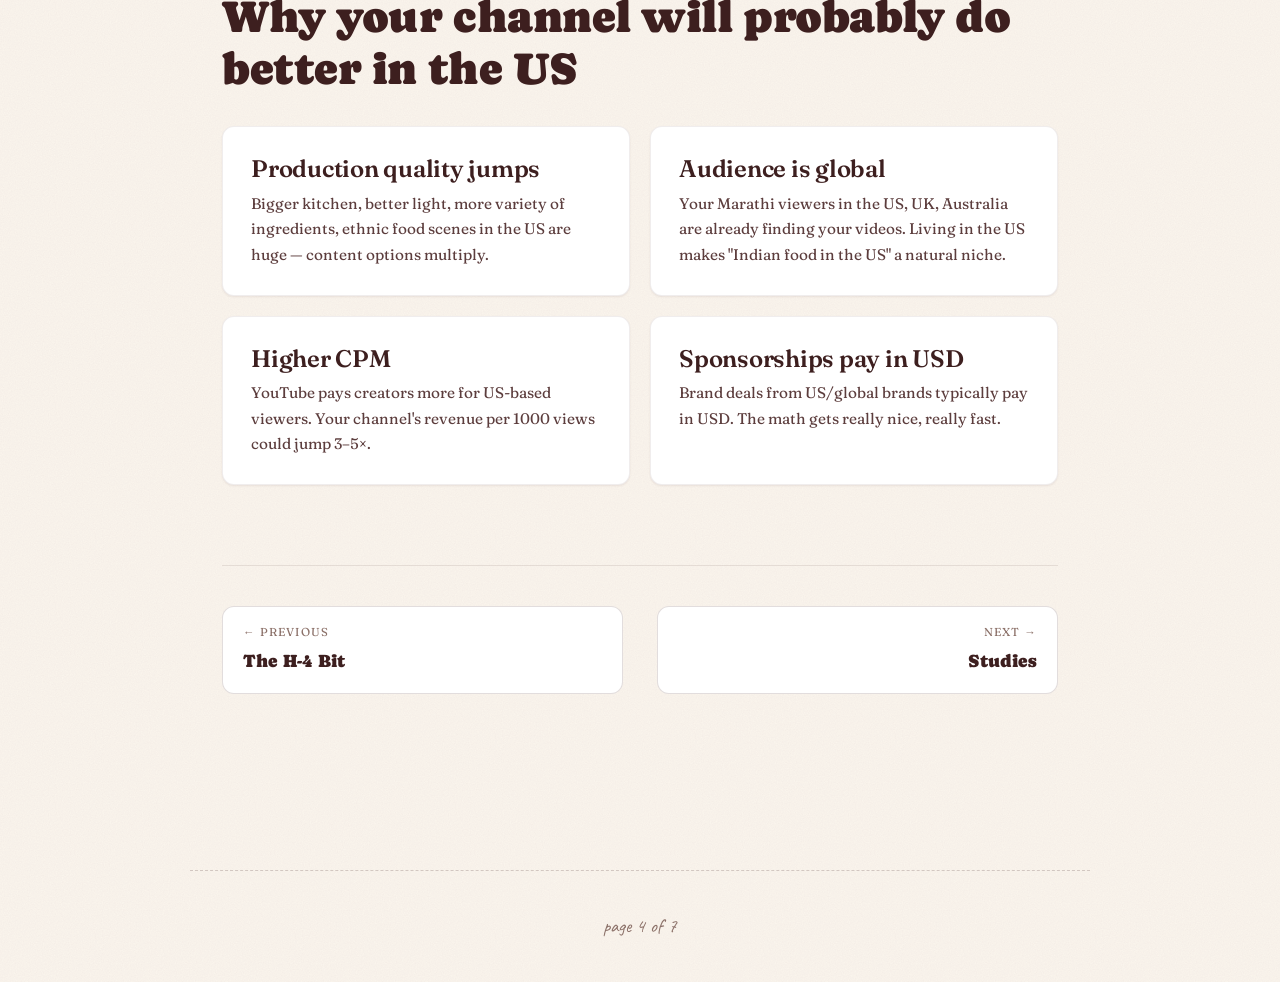
<file: thank-you-ghungroo-site/site/pages/your-channel.html>
<!DOCTYPE html>
<html lang="en">
<head>
  <meta charset="UTF-8" />
  <meta name="viewport" content="width=device-width, initial-scale=1.0" />
  <title>Your Channel · Thank You, Ghungroo</title>
  <link rel="preconnect" href="https://fonts.googleapis.com" />
  <link rel="preconnect" href="https://fonts.gstatic.com" crossorigin />
  <link href="https://fonts.googleapis.com/css2?family=Caprasimo&family=Fraunces:opsz,wght@9..144,300;9..144,400;9..144,500;9..144,600&family=Caveat:wght@400;600&display=swap" rel="stylesheet" />
  <link rel="stylesheet" href="../assets/styles.css" />
</head>
<body>

  <nav class="nav">
    <div class="nav-inner">
      <a href="../index.html" class="nav-logo">
        <span class="bell">🔔</span>
        <span>Thank You, Ghungroo</span>
      </a>
      <button class="nav-toggle" aria-label="Toggle menu">☰</button>
      <ul class="nav-links">
        <li><a href="../index.html">Home</a></li>
        <li><a href="about-you.html">About You</a></li>
        <li><a href="my-intent.html">My Intent</a></li>
        <li><a href="visa.html">The H-4 Bit</a></li>
        <li><a href="your-channel.html">Your Channel</a></li>
        <li><a href="studies.html">Studies</a></li>
        <li><a href="the-path.html">The Path</a></li>
        <li><a href="date.html">A Date?</a></li>
      </ul>
    </div>
  </nav>

  <article class="page">
    <span class="eyebrow">04 · Your Channel</span>
    <h1>Your channel — what's allowed when</h1>
    <p class="subtitle">
      Short version: you can absolutely start. You can absolutely keep going. Just don't earn from it (yet).
    </p>

    <div class="sticky-note sage">
      Your 64k-view recipe video already proved you can do this.<br/>
      Imagine what you'll do with a US kitchen + EAD.
    </div>

    <div class="phase">
      <div class="phase-header now">Phase 1 — On plain H-4 (before EAD)</div>
      <div class="phase-body">
        <h4>Build the channel. Treat it as a hobby + portfolio.</h4>
        <ul>
          <li>Create and publish videos freely — Instagram, YouTube, both</li>
          <li>Grow your audience, subscribers, watch hours</li>
          <li>Do NOT enable monetization (no AdSense, no sponsorships, no paid brand deals, no Super Chats)</li>
          <li>If you cross 1,000 subs / 4,000 watch hours — congrats, but wait to enable Partner Program until EAD</li>
          <li>Think of it as building the runway now so you can take off the day EAD arrives</li>
        </ul>
      </div>
    </div>

    <div class="phase">
      <div class="phase-header unlock">Phase 2 — On H-4 EAD (after I-140)</div>
      <div class="phase-body">
        <h4>Switch monetization on. You're now a creator-entrepreneur.</h4>
        <ul>
          <li>Enable YouTube Partner Program → AdSense revenue</li>
          <li>Accept brand sponsorships and paid collaborations</li>
          <li>Sell merch, courses, ebooks, digital products</li>
          <li>Affiliate links (Amazon Associates, etc.)</li>
          <li>Patreon, memberships, Super Thanks</li>
          <li>Optional: register an LLC for tax + liability protection</li>
          <li>File US taxes as self-employed (we'll get a CPA — promise)</li>
        </ul>
      </div>
    </div>

    <div class="callout gold">
      <p>
        <strong>Gray area to confirm with a lawyer:</strong> running the channel from accounts based outside
        the US (e.g., monetized to an Indian bank account). Some couples do this; rules are fuzzy.
        We'll get proper advice before deciding.
      </p>
    </div>

    <h2>Why your channel will probably do better in the US</h2>
    <div class="card-grid cols-2">
      <div class="card">
        <h3>Production quality jumps</h3>
        <p>Bigger kitchen, better light, more variety of ingredients, ethnic food scenes in the US are huge — content options multiply.</p>
      </div>
      <div class="card">
        <h3>Audience is global</h3>
        <p>Your Marathi viewers in the US, UK, Australia are already finding your videos. Living in the US makes "Indian food in the US" a natural niche.</p>
      </div>
      <div class="card">
        <h3>Higher CPM</h3>
        <p>YouTube pays creators more for US-based viewers. Your channel's revenue per 1000 views could jump 3–5×.</p>
      </div>
      <div class="card">
        <h3>Sponsorships pay in USD</h3>
        <p>Brand deals from US/global brands typically pay in USD. The math gets really nice, really fast.</p>
      </div>
    </div>

    <nav class="page-nav">
      <a href="visa.html" class="prev">
        <span class="dir">← previous</span>
        <span class="title">The H-4 Bit</span>
      </a>
      <a href="studies.html" class="next">
        <span class="dir">next →</span>
        <span class="title">Studies</span>
      </a>
    </nav>
  </article>

  <footer class="foot">
    <p>page 4 of 7</p>
  </footer>

  <script src="../assets/script.js"></script>
</body>
</html>
</file>
<file: assets/styles.css>
/* ============================================================
   THANK YOU GHUNGROO — v3
   Modern designer-portfolio aesthetic.
   ============================================================ */

:root {
  /* Palette — Stripe/Linear-grade neutrals + one warm accent */
  --bg: #FAFAF7;
  --bg-2: #F0EFEA;
  --bg-card: #FFFFFF;
  --fg: #0A0A0A;
  --fg-2: #2A2A2A;
  --fg-3: #555555;
  --fg-4: #888888;
  --fg-5: #BBBBBB;
  --line: #E5E3DC;
  --accent: #D4501E;
  --accent-soft: #FCE9DC;
  --accent-deep: #A03A14;

  /* Typography */
  --sans: 'Geist', 'Inter', system-ui, sans-serif;
  --serif: 'Newsreader', Georgia, serif;
  --mono: 'JetBrains Mono', 'IBM Plex Mono', monospace;

  /* Type scale */
  --t-mono: 0.78rem;
  --t-body: 1.05rem;
  --t-lead: 1.3rem;
  --t-h3: 1.5rem;
  --t-h2: clamp(1.8rem, 4vw, 2.6rem);
  --t-h1: clamp(2.5rem, 7vw, 5rem);
  --t-display: clamp(3rem, 11vw, 8.5rem);

  /* Layout */
  --max: 1200px;
  --col: 720px;
  --gutter: clamp(1.25rem, 4vw, 2.5rem);
  --radius-sm: 8px;
  --radius: 14px;
  --radius-lg: 22px;
}

* { margin: 0; padding: 0; box-sizing: border-box; }

html {
  scroll-behavior: smooth;
  -webkit-font-smoothing: antialiased;
  -moz-osx-font-smoothing: grayscale;
}

body {
  font-family: var(--sans);
  font-size: var(--t-body);
  line-height: 1.6;
  color: var(--fg);
  background: var(--bg);
  font-feature-settings: "ss01", "cv11";
}

::selection { background: var(--accent); color: var(--bg); }

a {
  color: inherit;
  text-decoration: none;
  transition: opacity 0.2s ease, color 0.2s ease;
}

img, svg { display: block; max-width: 100%; }

/* ============================================================
   NAV — pill-style floating
   ============================================================ */
.nav-wrap {
  position: sticky;
  top: 0;
  z-index: 100;
  padding: 1rem var(--gutter);
  background: linear-gradient(to bottom, var(--bg) 60%, transparent);
  backdrop-filter: blur(8px);
}

.nav {
  max-width: var(--max);
  margin: 0 auto;
  display: flex;
  align-items: center;
  justify-content: space-between;
  gap: 1rem;
}

.nav-logo {
  font-family: var(--serif);
  font-weight: 400;
  font-size: 1.15rem;
  letter-spacing: -0.01em;
  color: var(--fg);
  display: inline-flex;
  align-items: center;
  gap: 0.5rem;
}

.nav-logo .dot {
  width: 8px;
  height: 8px;
  background: var(--accent);
  border-radius: 50%;
}

.nav-links {
  display: flex;
  gap: 0.25rem;
  background: var(--bg-card);
  padding: 0.4rem;
  border-radius: 999px;
  border: 1px solid var(--line);
  list-style: none;
  box-shadow: 0 1px 2px rgba(0, 0, 0, 0.02);
}

.nav-links a {
  font-size: 0.86rem;
  font-weight: 500;
  color: var(--fg-3);
  padding: 0.45rem 0.95rem;
  border-radius: 999px;
  transition: all 0.2s ease;
  display: inline-block;
}

.nav-links a:hover {
  color: var(--fg);
  background: var(--bg-2);
}

.nav-links a.active {
  background: var(--fg);
  color: var(--bg);
}

.nav-toggle {
  display: none;
  background: var(--bg-card);
  border: 1px solid var(--line);
  border-radius: 999px;
  padding: 0.5rem 0.9rem;
  cursor: pointer;
  font-size: 1.05rem;
}

@media (max-width: 820px) {
  .nav-links {
    display: none;
    position: absolute;
    top: calc(100% - 0.5rem);
    right: var(--gutter);
    flex-direction: column;
    align-items: stretch;
    border-radius: var(--radius);
    padding: 0.6rem;
    box-shadow: 0 10px 40px rgba(0,0,0,0.08);
  }
  .nav-links.open { display: flex; }
  .nav-links a { border-radius: var(--radius-sm); padding: 0.6rem 1rem; }
  .nav-toggle { display: block; }
}

/* ============================================================
   MAIN LAYOUT
   ============================================================ */
main { padding: 0 var(--gutter); }
section { max-width: var(--max); margin: 0 auto; }

/* ============================================================
   TYPOGRAPHY
   ============================================================ */
.eyebrow {
  font-family: var(--mono);
  font-size: var(--t-mono);
  letter-spacing: 0.04em;
  color: var(--fg-4);
  text-transform: uppercase;
  display: inline-flex;
  align-items: center;
  gap: 0.6rem;
}

.eyebrow .dot {
  width: 6px; height: 6px;
  background: var(--accent);
  border-radius: 50%;
}

h1, h2, h3, h4 {
  font-family: var(--sans);
  font-weight: 500;
  letter-spacing: -0.02em;
  color: var(--fg);
  line-height: 1.1;
}

h1 {
  font-size: var(--t-h1);
  letter-spacing: -0.035em;
}

h1 .serif {
  font-family: var(--serif);
  font-weight: 400;
  font-style: italic;
  letter-spacing: -0.02em;
}

h1 .accent { color: var(--accent); }

h2 {
  font-size: var(--t-h2);
  letter-spacing: -0.025em;
  margin-bottom: 1rem;
}

h3 {
  font-size: var(--t-h3);
  line-height: 1.3;
  font-weight: 500;
  margin-bottom: 0.6rem;
}

p {
  color: var(--fg-2);
  max-width: var(--col);
  margin-bottom: 1rem;
}

.lead {
  font-size: var(--t-lead);
  line-height: 1.5;
  color: var(--fg-2);
  font-weight: 400;
  max-width: 620px;
}

.lead em, p em { font-family: var(--serif); font-style: italic; }

/* ============================================================
   HERO (home)
   ============================================================ */
.hero {
  padding: clamp(3rem, 8vw, 7rem) 0 clamp(2rem, 5vw, 4rem);
  border-bottom: 1px solid var(--line);
  margin-bottom: clamp(2rem, 5vw, 4rem);
}

.hero h1 {
  font-size: var(--t-display);
  font-weight: 500;
  letter-spacing: -0.045em;
  line-height: 0.92;
  margin: 1.5rem 0 2rem;
}

.hero .lead {
  font-size: clamp(1.15rem, 1.8vw, 1.45rem);
  margin-bottom: 3rem;
}

/* Button */
.btn {
  display: inline-flex;
  align-items: center;
  gap: 0.6rem;
  padding: 0.9rem 1.5rem;
  background: var(--fg);
  color: var(--bg);
  border-radius: 999px;
  font-size: 0.92rem;
  font-weight: 500;
  border: none;
  cursor: pointer;
  transition: all 0.25s ease;
}

.btn:hover {
  background: var(--accent);
  transform: translateY(-1px);
  box-shadow: 0 6px 20px rgba(212, 80, 30, 0.25);
}

.btn .arrow {
  display: inline-block;
  transition: transform 0.25s ease;
}

.btn:hover .arrow { transform: translateX(3px); }

/* Secondary button */
.btn-secondary {
  background: var(--bg-card);
  color: var(--fg);
  border: 1px solid var(--line);
}
.btn-secondary:hover {
  background: var(--bg-2);
  color: var(--fg);
  border-color: var(--fg-5);
}

/* ============================================================
   CONTENTS — index list on home
   ============================================================ */
.toc {
  padding: 2rem 0 clamp(4rem, 8vw, 7rem);
}

.toc-label {
  font-family: var(--mono);
  font-size: var(--t-mono);
  letter-spacing: 0.04em;
  text-transform: uppercase;
  color: var(--fg-4);
  margin-bottom: 2.5rem;
}

.toc-list {
  list-style: none;
  border-top: 1px solid var(--line);
}

.toc-item {
  border-bottom: 1px solid var(--line);
}

.toc-item a {
  display: grid;
  grid-template-columns: 60px 1fr auto;
  gap: 2rem;
  align-items: center;
  padding: 1.6rem 0.5rem;
  transition: padding 0.3s ease, background 0.3s ease;
  position: relative;
}

.toc-item a:hover {
  padding-left: 1.5rem;
  background: var(--bg-2);
}

.toc-item .num {
  font-family: var(--mono);
  font-size: 0.85rem;
  color: var(--fg-4);
  font-weight: 500;
}

.toc-item .title {
  font-family: var(--sans);
  font-size: clamp(1.5rem, 3vw, 2.1rem);
  font-weight: 500;
  letter-spacing: -0.025em;
  color: var(--fg);
  transition: color 0.2s ease;
}

.toc-item a:hover .title { color: var(--accent); }

.toc-item .desc {
  font-family: var(--serif);
  font-style: italic;
  color: var(--fg-3);
  font-size: 0.98rem;
  text-align: right;
  max-width: 280px;
}

.toc-item a:hover .num { color: var(--accent); }

@media (max-width: 700px) {
  .toc-item a { grid-template-columns: 40px 1fr; gap: 1rem; padding: 1.3rem 0.25rem; }
  .toc-item .desc { grid-column: 2; text-align: left; margin-top: 0.3rem; font-size: 0.9rem; max-width: 100%; }
}

/* ============================================================
   ARTICLE LAYOUT
   ============================================================ */
.article-hero {
  padding: clamp(2rem, 6vw, 4rem) 0 clamp(2rem, 5vw, 4rem);
  border-bottom: 1px solid var(--line);
  margin-bottom: clamp(2rem, 5vw, 4rem);
}

.article-hero h1 {
  margin: 1rem 0 1.5rem;
  max-width: 900px;
}

.article-content {
  max-width: var(--col);
  margin: 0 auto;
}

.article-content > * + h2 { margin-top: clamp(3rem, 6vw, 5rem); }
.article-content > * + h3 { margin-top: 2rem; }

.article-content p { font-size: 1.08rem; line-height: 1.7; color: var(--fg-2); }
.article-content p + p { margin-top: 0.5rem; }

.article-content strong { color: var(--fg); font-weight: 600; }

/* Quote callout */
.quote-mark {
  margin: 3rem 0;
  position: relative;
  padding: 0;
}

.quote-mark blockquote {
  font-family: var(--serif);
  font-style: italic;
  font-size: clamp(1.4rem, 3vw, 1.9rem);
  line-height: 1.35;
  letter-spacing: -0.015em;
  color: var(--fg);
  padding-left: 2rem;
  border-left: 3px solid var(--accent);
  max-width: 720px;
}

.quote-mark cite {
  display: block;
  margin-top: 1rem;
  padding-left: 2rem;
  font-family: var(--mono);
  font-size: var(--t-mono);
  letter-spacing: 0.04em;
  text-transform: uppercase;
  color: var(--fg-4);
  font-style: normal;
}

/* ============================================================
   NUMBERED CARDS — used for promises, observations
   ============================================================ */
.cards-stack {
  display: grid;
  gap: 1rem;
  margin: 2.5rem 0;
}

/* ============================================================
   EDITORIAL CARDS — clean 2-column grid (contained, no breakout)
   ============================================================ */

.editorial-cards {
  max-width: 960px;
  margin: 3rem auto;
  display: grid;
  grid-template-columns: repeat(2, 1fr);
  gap: 1.25rem;
}

@media (max-width: 720px) {
  .editorial-cards {
    grid-template-columns: 1fr;
    gap: 1rem;
    margin: 2rem auto;
  }
}

.ed-card {
  background: var(--bg-card);
  border: 1px solid var(--line);
  border-radius: 16px;
  padding: 2rem;
  position: relative;
  transition: transform 0.3s ease, box-shadow 0.3s ease, border-color 0.3s ease;
  display: flex;
  flex-direction: column;
}

.ed-card:hover {
  transform: translateY(-3px);
  box-shadow: 0 18px 44px rgba(0, 0, 0, 0.07);
  border-color: var(--fg-5);
}

.ed-card .ed-num {
  font-family: var(--serif);
  font-style: italic;
  font-weight: 400;
  font-size: 2.4rem;
  line-height: 1;
  color: var(--accent);
  letter-spacing: -0.03em;
  margin-bottom: 1rem;
  display: block;
}

.ed-card h3 {
  font-family: var(--sans);
  font-size: 1.25rem;
  font-weight: 500;
  letter-spacing: -0.02em;
  line-height: 1.3;
  margin: 0 0 0.85rem;
  color: var(--fg);
}

.ed-card p {
  margin: 0;
  font-size: 0.98rem;
  line-height: 1.65;
  color: var(--fg-3);
  max-width: none;
}

.ed-card p + p { margin-top: 0.8rem; }

.ed-card em {
  font-family: var(--serif);
  font-style: italic;
  color: var(--fg);
}

/* Full-width spanning card */
.ed-card.full {
  grid-column: 1 / -1;
}

/* Featured cards: serif italic heading */
.ed-card.featured h3 {
  font-family: var(--serif);
  font-style: italic;
  font-weight: 400;
  font-size: 1.55rem;
}

@media (min-width: 720px) {
  .ed-card.featured { padding: 2.5rem; }
}

/* Dark variant */
.ed-card.dark {
  background: linear-gradient(135deg, #1a1a1a 0%, #0f0f0f 100%);
  border-color: #2a2a2a;
  color: #f0ede5;
}
.ed-card.dark h3 { color: #f0ede5; }
.ed-card.dark p { color: #b8b3a7; }
.ed-card.dark em { color: #f0ede5; }
.ed-card.dark:hover { border-color: var(--accent); }

/* Warm peach variant */
.ed-card.warm {
  background: linear-gradient(135deg, #fdf4ef 0%, #f9e8df 100%);
  border-color: rgba(212, 80, 30, 0.18);
}
.ed-card.warm .ed-num { color: var(--accent-deep); }

/* Cream variant */
.ed-card.cream {
  background: linear-gradient(135deg, #f5f0e8 0%, #ece5d8 100%);
  border-color: rgba(0, 0, 0, 0.08);
}

/* Side bar accent */
.ed-card.bar {
  border-left: 4px solid var(--accent);
  padding-left: 2.25rem;
}

/* Inline pull-quote — spans full width */
.ed-pullquote {
  grid-column: 1 / -1;
  text-align: center;
  padding: 2.5rem 1rem 2rem;
  font-family: var(--serif);
  font-style: italic;
  font-size: clamp(1.3rem, 2.4vw, 1.75rem);
  line-height: 1.4;
  letter-spacing: -0.01em;
  color: var(--fg);
}

.ed-pullquote .quote-mark-large {
  display: block;
  font-size: 2.4rem;
  line-height: 0.4;
  color: var(--accent);
  margin-bottom: 0.6rem;
  font-family: var(--serif);
}

.ed-pullquote cite {
  display: block;
  margin-top: 1rem;
  font-family: var(--mono);
  font-style: normal;
  font-size: 0.72rem;
  letter-spacing: 0.1em;
  text-transform: uppercase;
  color: var(--fg-4);
}

/* Section divider */
.ed-divider {
  grid-column: 1 / -1;
  display: flex;
  align-items: center;
  justify-content: center;
  gap: 1rem;
  padding: 0.5rem 0;
  font-family: var(--mono);
  font-size: 0.7rem;
  letter-spacing: 0.18em;
  text-transform: uppercase;
  color: var(--fg-4);
}

.ed-divider::before,
.ed-divider::after {
  content: "";
  flex: 1;
  max-width: 60px;
  height: 1px;
  background: var(--line);
}

/* Inline marathi pop */
.ed-card .marathi {
  font-family: var(--serif);
  font-style: italic;
  color: var(--accent-deep);
}
.ed-card.dark .marathi { color: #e8c77c; }

.ed-card .highlight {
  background: linear-gradient(180deg, transparent 65%, var(--accent-soft) 65%);
  padding: 0 2px;
}

/* Stack-card — original style, keep for backward compat */
.stack-card {
  background: var(--bg-card);
  border: 1px solid var(--line);
  border-radius: var(--radius);
  padding: 1.75rem 2rem 2rem;
  position: relative;
  transition: all 0.3s ease;
}

.stack-card::before {
  content: attr(data-num);
  display: block;
  font-family: var(--mono);
  font-size: 0.72rem;
  font-weight: 600;
  color: var(--accent);
  letter-spacing: 0.06em;
  text-transform: uppercase;
  margin-bottom: 0.75rem;
}

.stack-card:hover {
  border-color: var(--fg-5);
  transform: translateY(-2px);
  box-shadow: 0 12px 36px rgba(0,0,0,0.06);
}

.stack-card h3 {
  font-size: 1.4rem;
  margin: 0 0 0.6rem;
  color: var(--fg);
  font-weight: 500;
  letter-spacing: -0.015em;
}

.stack-card p {
  margin: 0;
  font-size: 1rem;
  line-height: 1.6;
  color: var(--fg-3);
  max-width: 700px;
}

.stack-card p em { color: var(--fg); font-family: var(--serif); font-style: italic; }

@media (max-width: 600px) {
  .stack-card { padding: 1.5rem; }
}

/* ============================================================
   SPLIT — two-column compare
   ============================================================ */
.split-grid {
  display: grid;
  grid-template-columns: 1fr 1fr;
  gap: 1rem;
  margin: 2.5rem 0;
}

.split-card {
  background: var(--bg-card);
  border: 1px solid var(--line);
  border-radius: var(--radius);
  padding: 1.75rem;
}

.split-card.dark {
  background: var(--fg);
  color: var(--bg);
  border: none;
}
.split-card.dark h4 { color: var(--bg); }
.split-card.dark li { color: var(--fg-5); }

.split-card .tag {
  font-family: var(--mono);
  font-size: var(--t-mono);
  letter-spacing: 0.04em;
  text-transform: uppercase;
  margin-bottom: 1rem;
  display: inline-block;
  padding: 0.25rem 0.7rem;
  border-radius: 999px;
  background: var(--accent-soft);
  color: var(--accent-deep);
}

.split-card.dark .tag {
  background: rgba(255,255,255,0.1);
  color: var(--bg-5);
}

.split-card h4 {
  font-size: 1.2rem;
  font-weight: 500;
  letter-spacing: -0.01em;
  margin-bottom: 0.8rem;
}

.split-card ul { list-style: none; padding: 0; }

.split-card li {
  padding: 0.45rem 0 0.45rem 1.5rem;
  position: relative;
  font-size: 0.95rem;
  line-height: 1.5;
  color: var(--fg-3);
  border-bottom: 1px solid var(--line);
}
.split-card li:last-child { border-bottom: none; }

.split-card.dark li { border-bottom-color: rgba(255,255,255,0.08); }

.split-card li::before {
  content: "";
  position: absolute;
  left: 0;
  top: 1rem;
  width: 8px;
  height: 1px;
  background: var(--accent);
}

@media (max-width: 700px) { .split-grid { grid-template-columns: 1fr; } }

/* ============================================================
   TIMELINE
   ============================================================ */
.timeline {
  display: grid;
  grid-template-columns: repeat(4, 1fr);
  gap: 0;
  margin: 2.5rem 0;
  border-radius: var(--radius);
  overflow: hidden;
  border: 1px solid var(--line);
  background: var(--bg-card);
}

.tl-step {
  padding: 1.5rem 1rem;
  text-align: center;
  position: relative;
  border-right: 1px solid var(--line);
}
.tl-step:last-child { border-right: none; }

.tl-step .tl-num {
  font-family: var(--mono);
  font-size: 0.7rem;
  color: var(--fg-4);
  letter-spacing: 0.05em;
  margin-bottom: 0.5rem;
}

.tl-step .tl-name {
  font-weight: 600;
  font-size: 1rem;
  letter-spacing: -0.01em;
  margin-bottom: 0.3rem;
}

.tl-step .tl-meta {
  font-family: var(--serif);
  font-style: italic;
  font-size: 0.85rem;
  color: var(--fg-4);
}

.tl-step:not(:last-child)::after {
  content: "→";
  position: absolute;
  right: -0.5rem;
  top: 50%;
  transform: translateY(-50%);
  background: var(--bg-card);
  width: 1rem;
  text-align: center;
  color: var(--accent);
  font-size: 0.85rem;
  font-weight: 600;
}

@media (max-width: 700px) {
  .timeline { grid-template-columns: 1fr; }
  .tl-step { border-right: none; border-bottom: 1px solid var(--line); }
  .tl-step:last-child { border-bottom: none; }
  .tl-step:not(:last-child)::after {
    content: "↓";
    right: 50%;
    top: auto;
    bottom: -0.5rem;
    transform: translateX(50%);
    background: var(--bg);
  }
}

/* ============================================================
   FACT BAR — 3-up stats
   ============================================================ */
.facts {
  display: grid;
  grid-template-columns: repeat(3, 1fr);
  gap: 0;
  margin: 3rem 0;
  border-top: 1px solid var(--line);
  border-bottom: 1px solid var(--line);
}

.facts > div {
  padding: 2rem 1.5rem;
  border-right: 1px solid var(--line);
}
.facts > div:last-child { border-right: none; }

.facts .big {
  font-size: clamp(2rem, 4vw, 2.8rem);
  font-weight: 500;
  letter-spacing: -0.03em;
  color: var(--fg);
  line-height: 1;
  margin-bottom: 0.5rem;
}

.facts .big .unit {
  color: var(--fg-4);
  font-weight: 400;
  font-size: 0.65em;
  margin-left: 0.1em;
}

.facts .desc {
  font-family: var(--mono);
  font-size: var(--t-mono);
  letter-spacing: 0.04em;
  text-transform: uppercase;
  color: var(--fg-4);
}

@media (max-width: 700px) {
  .facts { grid-template-columns: 1fr; }
  .facts > div { border-right: none; border-bottom: 1px solid var(--line); }
  .facts > div:last-child { border-bottom: none; }
}

/* ============================================================
   ROW — spec / definition pairs
   ============================================================ */
.spec-rows {
  margin: 2rem 0;
  border-top: 1px solid var(--line);
}

.spec-row {
  display: grid;
  grid-template-columns: 180px 1fr;
  gap: 2rem;
  padding: 1.5rem 0;
  border-bottom: 1px solid var(--line);
}

.spec-row .k {
  font-family: var(--mono);
  font-size: var(--t-mono);
  letter-spacing: 0.04em;
  text-transform: uppercase;
  color: var(--fg-4);
  padding-top: 0.2rem;
}

.spec-row .v {
  color: var(--fg-2);
  line-height: 1.6;
}

.spec-row .v strong { color: var(--fg); }

@media (max-width: 700px) {
  .spec-row { grid-template-columns: 1fr; gap: 0.4rem; }
}

/* ============================================================
   COURSE GRID
   ============================================================ */
.course-grid {
  display: grid;
  grid-template-columns: repeat(3, 1fr);
  gap: 1rem;
  margin: 2rem 0;
}

.course {
  background: var(--bg-card);
  border: 1px solid var(--line);
  border-radius: var(--radius);
  padding: 1.5rem;
  position: relative;
  transition: all 0.25s ease;
}

.course:hover {
  border-color: var(--fg-5);
  transform: translateY(-2px);
  box-shadow: 0 10px 30px rgba(0,0,0,0.04);
}

.course .stem-tag {
  position: absolute;
  top: 1.25rem;
  right: 1.25rem;
  font-family: var(--mono);
  font-size: 0.65rem;
  font-weight: 700;
  letter-spacing: 0.08em;
  background: var(--fg);
  color: var(--bg);
  padding: 0.2rem 0.55rem;
  border-radius: 4px;
}

.course h4 {
  font-size: 1.05rem;
  font-weight: 500;
  margin-bottom: 0.5rem;
  letter-spacing: -0.01em;
  padding-right: 3rem;
}

.course p {
  font-size: 0.9rem;
  line-height: 1.55;
  color: var(--fg-3);
  margin: 0;
}

@media (max-width: 900px) { .course-grid { grid-template-columns: 1fr 1fr; } }
@media (max-width: 560px) { .course-grid { grid-template-columns: 1fr; } }

/* ============================================================
   CALLOUT — info box
   ============================================================ */
.callout {
  background: var(--accent-soft);
  border-radius: var(--radius);
  padding: 1.5rem 1.75rem;
  margin: 2rem 0;
  border-left: 3px solid var(--accent);
}

.callout p { margin: 0; color: var(--accent-deep); font-size: 0.98rem; }
.callout p + p { margin-top: 0.6rem; }
.callout strong { color: var(--accent-deep); }

.callout.neutral {
  background: var(--bg-2);
  border-left-color: var(--fg-4);
}
.callout.neutral p { color: var(--fg-2); }
.callout.neutral strong { color: var(--fg); }

/* ============================================================
   PAGE NAV (next/prev)
   ============================================================ */
.page-nav {
  margin-top: clamp(4rem, 8vw, 6rem);
  padding-top: 2.5rem;
  border-top: 1px solid var(--line);
  display: grid;
  grid-template-columns: 1fr 1fr;
  gap: 1rem;
  max-width: var(--col);
  margin-left: auto;
  margin-right: auto;
}

.page-nav a {
  border: 1px solid var(--line);
  border-radius: var(--radius);
  padding: 1.25rem 1.5rem;
  background: var(--bg-card);
  transition: all 0.25s ease;
}

.page-nav a:hover {
  border-color: var(--fg);
  background: var(--bg);
}

.page-nav .dir {
  font-family: var(--mono);
  font-size: var(--t-mono);
  letter-spacing: 0.04em;
  text-transform: uppercase;
  color: var(--fg-4);
  margin-bottom: 0.35rem;
  display: block;
}

.page-nav .title {
  font-size: 1.15rem;
  font-weight: 500;
  letter-spacing: -0.01em;
  color: var(--fg);
}

.page-nav .next { text-align: right; }
.page-nav a:hover .title { color: var(--accent); }

@media (max-width: 600px) {
  .page-nav { grid-template-columns: 1fr; }
  .page-nav .next { text-align: left; }
}

/* ============================================================
   FOOTER
   ============================================================ */
footer {
  margin-top: clamp(4rem, 8vw, 6rem);
  padding: 2.5rem var(--gutter);
  border-top: 1px solid var(--line);
  text-align: center;
}

footer .sig {
  font-family: var(--serif);
  font-style: italic;
  color: var(--fg-3);
  font-size: 0.95rem;
  margin-bottom: 0.5rem;
}

footer .meta {
  font-family: var(--mono);
  font-size: var(--t-mono);
  letter-spacing: 0.04em;
  text-transform: uppercase;
  color: var(--fg-4);
}

/* Bridge card responsive */
@media (max-width: 700px) {
  .bridge-card {
    grid-template-columns: 1fr !important;
    grid-template-rows: 1fr auto 1fr;
    height: auto !important;
    min-height: 420px;
  }
  .bridge-card > div:nth-child(1),
  .bridge-card > div:nth-child(3) {
    height: 180px;
  }
  .bridge-card > div:nth-child(2) {
    border-left: none !important;
    border-right: none !important;
    border-top: 1px solid var(--line);
    border-bottom: 1px solid var(--line);
    padding: 1rem !important;
  }
}

@media (max-width: 900px) {
  .hero-ghungroo { width: 220px !important; right: -100px !important; opacity: 0.12 !important; }
}
</file>
<file: thank-you-ghungroo-site/site/assets/styles.css>
/* ============================================================
   THANK YOU GHUNGROO - SHARED DESIGN SYSTEM
   Notion-meets-love-letter aesthetic
   ============================================================ */

:root {
  /* Palette */
  --paper: #FBF6EE;
  --paper-warm: #F4EBDA;
  --ink: #3D1F1F;
  --ink-soft: #5C3D3D;
  --ink-muted: #8B7068;
  --terracotta: #C84B31;
  --terracotta-deep: #9F3520;
  --sage: #7B9971;
  --gold: #C9A461;
  --gold-light: #E8D4A0;
  --rose-pale: #F5E6E0;
  --shadow: rgba(61, 31, 31, 0.08);
  --shadow-strong: rgba(61, 31, 31, 0.15);

  /* Typography */
  --font-display: 'Caprasimo', Georgia, serif;
  --font-body: 'Fraunces', Georgia, serif;
  --font-hand: 'Caveat', cursive;
  --font-mono: 'JetBrains Mono', monospace;

  /* Spacing scale */
  --space-1: 0.25rem;
  --space-2: 0.5rem;
  --space-3: 1rem;
  --space-4: 1.5rem;
  --space-5: 2rem;
  --space-6: 3rem;
  --space-7: 4rem;
  --space-8: 6rem;

  /* Layout */
  --max-w: 900px;
  --max-w-wide: 1100px;
  --radius: 12px;
  --radius-sm: 6px;
}

/* ============================================================
   BASE
   ============================================================ */
* {
  margin: 0;
  padding: 0;
  box-sizing: border-box;
}

html {
  scroll-behavior: smooth;
}

body {
  font-family: var(--font-body);
  font-variation-settings: "opsz" 14, "SOFT" 50;
  background: var(--paper);
  color: var(--ink);
  line-height: 1.65;
  font-size: 17px;
  min-height: 100vh;
  /* Subtle paper texture using SVG noise */
  background-image:
    url("data:image/svg+xml,%3Csvg viewBox='0 0 200 200' xmlns='http://www.w3.org/2000/svg'%3E%3Cfilter id='n'%3E%3CfeTurbulence type='fractalNoise' baseFrequency='0.85' numOctaves='2' stitchTiles='stitch'/%3E%3CfeColorMatrix values='0 0 0 0 0.24 0 0 0 0 0.12 0 0 0 0 0.12 0 0 0 0.06 0'/%3E%3C/filter%3E%3Crect width='100%25' height='100%25' filter='url(%23n)'/%3E%3C/svg%3E");
  background-size: 200px;
}

::selection {
  background: var(--gold-light);
  color: var(--ink);
}

a {
  color: var(--terracotta);
  text-decoration: none;
  border-bottom: 1px solid currentColor;
  transition: color 0.2s ease;
}
a:hover { color: var(--terracotta-deep); }

/* ============================================================
   NAVIGATION
   ============================================================ */
.nav {
  position: sticky;
  top: 0;
  z-index: 100;
  background: rgba(251, 246, 238, 0.92);
  backdrop-filter: blur(8px);
  -webkit-backdrop-filter: blur(8px);
  border-bottom: 1px solid rgba(61, 31, 31, 0.08);
}

.nav-inner {
  max-width: var(--max-w-wide);
  margin: 0 auto;
  padding: 1.1rem 2rem;
  display: flex;
  align-items: center;
  justify-content: space-between;
  gap: 2rem;
}

.nav-logo {
  font-family: var(--font-display);
  font-size: 1.4rem;
  color: var(--ink);
  border: none;
  display: flex;
  align-items: center;
  gap: 0.5rem;
}

.nav-logo .bell {
  display: inline-block;
  font-size: 1.2rem;
  transform-origin: top center;
  transition: transform 0.3s ease;
}

.nav-logo:hover .bell {
  animation: jingle 0.6s ease-in-out;
}

@keyframes jingle {
  0%, 100% { transform: rotate(0deg); }
  20% { transform: rotate(-15deg); }
  40% { transform: rotate(12deg); }
  60% { transform: rotate(-8deg); }
  80% { transform: rotate(5deg); }
}

.nav-links {
  display: flex;
  gap: 1.75rem;
  list-style: none;
  align-items: center;
}

.nav-links a {
  font-family: var(--font-body);
  font-size: 0.94rem;
  color: var(--ink-soft);
  border: none;
  padding: 0.3rem 0;
  position: relative;
  transition: color 0.2s ease;
  font-weight: 500;
}

.nav-links a::after {
  content: "";
  position: absolute;
  left: 0; right: 0; bottom: -4px;
  height: 2px;
  background: var(--terracotta);
  transform: scaleX(0);
  transform-origin: left;
  transition: transform 0.3s ease;
}

.nav-links a:hover { color: var(--ink); }
.nav-links a:hover::after,
.nav-links a.active::after {
  transform: scaleX(1);
}
.nav-links a.active { color: var(--terracotta); }

/* Mobile nav toggle */
.nav-toggle {
  display: none;
  background: none;
  border: none;
  cursor: pointer;
  padding: 0.5rem;
  color: var(--ink);
}

/* ============================================================
   LAYOUT WRAPPERS
   ============================================================ */
.page {
  max-width: var(--max-w);
  margin: 0 auto;
  padding: 4rem 2rem 6rem;
  animation: fadeUp 0.7s ease-out;
}

.page-wide {
  max-width: var(--max-w-wide);
}

@keyframes fadeUp {
  from { opacity: 0; transform: translateY(20px); }
  to { opacity: 1; transform: translateY(0); }
}

/* ============================================================
   TYPOGRAPHY
   ============================================================ */
h1, h2, h3, h4 {
  font-family: var(--font-display);
  color: var(--ink);
  font-weight: 400;
  line-height: 1.15;
  letter-spacing: -0.01em;
}

h1 {
  font-size: clamp(2.8rem, 6vw, 4.5rem);
  margin-bottom: 1.5rem;
}

h2 {
  font-size: clamp(2rem, 4vw, 2.8rem);
  margin: 3.5rem 0 1.25rem;
}

h3 {
  font-size: 1.5rem;
  margin: 2rem 0 0.75rem;
  font-family: var(--font-body);
  font-weight: 600;
  font-variation-settings: "opsz" 24;
}

p {
  margin-bottom: 1.2rem;
  color: var(--ink-soft);
}

.eyebrow {
  font-family: var(--font-body);
  text-transform: uppercase;
  letter-spacing: 0.18em;
  font-size: 0.78rem;
  font-weight: 600;
  color: var(--terracotta);
  margin-bottom: 1rem;
  display: inline-block;
}

.subtitle {
  font-family: var(--font-body);
  font-size: 1.25rem;
  color: var(--ink-soft);
  font-style: italic;
  font-variation-settings: "opsz" 20;
  line-height: 1.5;
  margin-bottom: 2rem;
}

.handwritten {
  font-family: var(--font-hand);
  font-size: 1.5rem;
  color: var(--terracotta);
  line-height: 1.3;
}

/* ============================================================
   STICKY NOTE — hand-written annotation
   ============================================================ */
.sticky-note {
  background: var(--gold-light);
  background-image: linear-gradient(135deg, #F1DCA6 0%, #E8D4A0 100%);
  padding: 1.25rem 1.5rem;
  font-family: var(--font-hand);
  font-size: 1.35rem;
  color: var(--ink);
  line-height: 1.4;
  box-shadow:
    0 1px 1px var(--shadow),
    0 4px 12px var(--shadow);
  position: relative;
  transform: rotate(-1.2deg);
  margin: 2rem 0;
  max-width: 480px;
}

.sticky-note.right { transform: rotate(1.2deg); margin-left: auto; }
.sticky-note.pink { background-image: linear-gradient(135deg, #F8D9CE 0%, #F5C7B6 100%); }
.sticky-note.sage { background-image: linear-gradient(135deg, #C9DBC2 0%, #B5CBAC 100%); }

.sticky-note::before {
  content: "";
  position: absolute;
  top: -8px;
  left: 50%;
  transform: translateX(-50%) rotate(-3deg);
  width: 40px;
  height: 14px;
  background: rgba(200, 75, 49, 0.25);
  border: 1px solid rgba(200, 75, 49, 0.3);
  border-radius: 2px;
}

/* ============================================================
   CARDS
   ============================================================ */
.card {
  background: white;
  border: 1px solid rgba(61, 31, 31, 0.08);
  border-radius: var(--radius);
  padding: 1.75rem;
  box-shadow: 0 1px 2px var(--shadow);
  transition: transform 0.3s ease, box-shadow 0.3s ease;
}

.card:hover {
  transform: translateY(-3px);
  box-shadow: 0 6px 20px var(--shadow);
}

.card-grid {
  display: grid;
  gap: 1.25rem;
  margin: 2rem 0;
}

.card-grid.cols-2 { grid-template-columns: repeat(2, 1fr); }
.card-grid.cols-3 { grid-template-columns: repeat(3, 1fr); }

.card-num {
  display: inline-flex;
  align-items: center;
  justify-content: center;
  width: 32px;
  height: 32px;
  border-radius: 50%;
  background: var(--terracotta);
  color: var(--paper);
  font-family: var(--font-body);
  font-weight: 600;
  font-size: 0.85rem;
  margin-bottom: 0.75rem;
}

.card h3 {
  margin-top: 0;
  margin-bottom: 0.5rem;
  color: var(--ink);
}

.card p {
  margin-bottom: 0;
  font-size: 0.96rem;
  color: var(--ink-soft);
}

/* ============================================================
   CALLOUT BOX
   ============================================================ */
.callout {
  background: var(--rose-pale);
  border-left: 4px solid var(--terracotta);
  padding: 1.25rem 1.5rem;
  border-radius: 0 var(--radius-sm) var(--radius-sm) 0;
  margin: 2rem 0;
}

.callout.sage {
  background: #E8F0E3;
  border-left-color: var(--sage);
}

.callout.gold {
  background: #FAF1DC;
  border-left-color: var(--gold);
}

.callout p:last-child { margin-bottom: 0; }

/* ============================================================
   TABLE-LIKE INFO ROW
   ============================================================ */
.info-row {
  display: grid;
  grid-template-columns: 200px 1fr;
  gap: 1.5rem;
  padding: 1.25rem 0;
  border-bottom: 1px dashed rgba(61, 31, 31, 0.15);
}

.info-row:last-child { border-bottom: none; }

.info-row .label {
  font-family: var(--font-body);
  font-weight: 600;
  color: var(--ink);
  font-size: 0.95rem;
}

.info-row .value {
  color: var(--ink-soft);
}

/* ============================================================
   PHASE BLOCKS (for YouTube plan, paths, etc.)
   ============================================================ */
.phase {
  background: white;
  border: 1px solid rgba(61, 31, 31, 0.1);
  border-radius: var(--radius);
  overflow: hidden;
  margin: 1.25rem 0;
}

.phase-header {
  padding: 0.85rem 1.5rem;
  font-family: var(--font-body);
  font-weight: 600;
  letter-spacing: 0.05em;
  text-transform: uppercase;
  font-size: 0.85rem;
  color: white;
}

.phase-header.now { background: var(--terracotta); }
.phase-header.unlock { background: var(--sage); }
.phase-header.future { background: var(--gold); color: var(--ink); }

.phase-body {
  padding: 1.5rem;
}

.phase-body h4 {
  font-family: var(--font-display);
  font-size: 1.3rem;
  margin-bottom: 0.75rem;
  color: var(--ink);
}

.phase-body ul {
  list-style: none;
  padding-left: 0;
}

.phase-body li {
  padding: 0.4rem 0 0.4rem 1.5rem;
  position: relative;
  color: var(--ink-soft);
  font-size: 0.96rem;
}

.phase-body li::before {
  content: "→";
  position: absolute;
  left: 0;
  color: var(--terracotta);
  font-weight: bold;
}

/* ============================================================
   TIMELINE
   ============================================================ */
.timeline {
  display: grid;
  grid-template-columns: repeat(4, 1fr);
  gap: 0.6rem;
  margin: 2rem 0;
  position: relative;
}

.timeline-step {
  background: white;
  border: 1px solid rgba(61, 31, 31, 0.1);
  border-radius: var(--radius-sm);
  padding: 1rem;
  text-align: center;
  position: relative;
}

.timeline-step .stage {
  font-family: var(--font-display);
  font-size: 1.05rem;
  color: var(--terracotta);
  margin-bottom: 0.25rem;
}

.timeline-step .meta {
  font-family: var(--font-body);
  font-size: 0.8rem;
  color: var(--ink-muted);
  font-style: italic;
}

.timeline-step:not(:last-child)::after {
  content: "→";
  position: absolute;
  top: 50%;
  right: -0.9rem;
  transform: translateY(-50%);
  color: var(--terracotta);
  font-weight: bold;
  z-index: 1;
}

/* ============================================================
   FOOTER
   ============================================================ */
.foot {
  max-width: var(--max-w);
  margin: 5rem auto 0;
  padding: 2.5rem 2rem;
  border-top: 1px dashed rgba(61, 31, 31, 0.2);
  text-align: center;
}

.foot p {
  font-family: var(--font-hand);
  font-size: 1.2rem;
  color: var(--ink-muted);
  margin: 0;
}

.foot .small {
  font-family: var(--font-body);
  font-size: 0.8rem;
  font-style: italic;
  margin-top: 0.5rem;
}

/* ============================================================
   PAGE NAV (next / prev at bottom of each page)
   ============================================================ */
.page-nav {
  display: flex;
  justify-content: space-between;
  gap: 1rem;
  margin-top: 5rem;
  padding-top: 2.5rem;
  border-top: 1px solid rgba(61, 31, 31, 0.1);
}

.page-nav a {
  flex: 1;
  border: 1px solid rgba(61, 31, 31, 0.15);
  border-radius: var(--radius);
  padding: 1rem 1.25rem;
  background: white;
  color: var(--ink-soft);
  transition: all 0.2s ease;
  max-width: 48%;
}

.page-nav a:hover {
  border-color: var(--terracotta);
  color: var(--terracotta);
  transform: translateY(-2px);
  box-shadow: 0 4px 12px var(--shadow);
}

.page-nav a.next { text-align: right; margin-left: auto; }

.page-nav .dir {
  display: block;
  font-family: var(--font-body);
  text-transform: uppercase;
  letter-spacing: 0.1em;
  font-size: 0.72rem;
  color: var(--ink-muted);
  margin-bottom: 0.25rem;
}

.page-nav .title {
  font-family: var(--font-display);
  font-size: 1.15rem;
  color: var(--ink);
}

/* ============================================================
   ILLUSTRATIONS
   ============================================================ */
.illustration {
  display: block;
  margin: 0 auto;
  max-width: 100%;
}

.illustration-floating {
  position: absolute;
  pointer-events: none;
  opacity: 0.85;
}

/* ============================================================
   RESPONSIVE
   ============================================================ */
@media (max-width: 768px) {
  body { font-size: 16px; }

  .page { padding: 2.5rem 1.25rem 4rem; }

  .nav-inner { padding: 0.9rem 1.25rem; }

  .nav-links {
    display: none;
    position: absolute;
    top: 100%; left: 0; right: 0;
    background: var(--paper);
    flex-direction: column;
    padding: 1.5rem;
    gap: 1.25rem;
    border-bottom: 1px solid rgba(61, 31, 31, 0.1);
  }

  .nav-links.open { display: flex; }
  .nav-toggle { display: block; }

  .card-grid.cols-2,
  .card-grid.cols-3 { grid-template-columns: 1fr; }

  .info-row { grid-template-columns: 1fr; gap: 0.25rem; }

  .timeline { grid-template-columns: 1fr; }
  .timeline-step:not(:last-child)::after {
    content: "↓";
    top: auto; bottom: -0.9rem;
    right: 50%;
    transform: translateX(50%);
  }

  .page-nav { flex-direction: column; }
  .page-nav a { max-width: 100%; }
  .page-nav a.next { text-align: left; }
}
</file>
